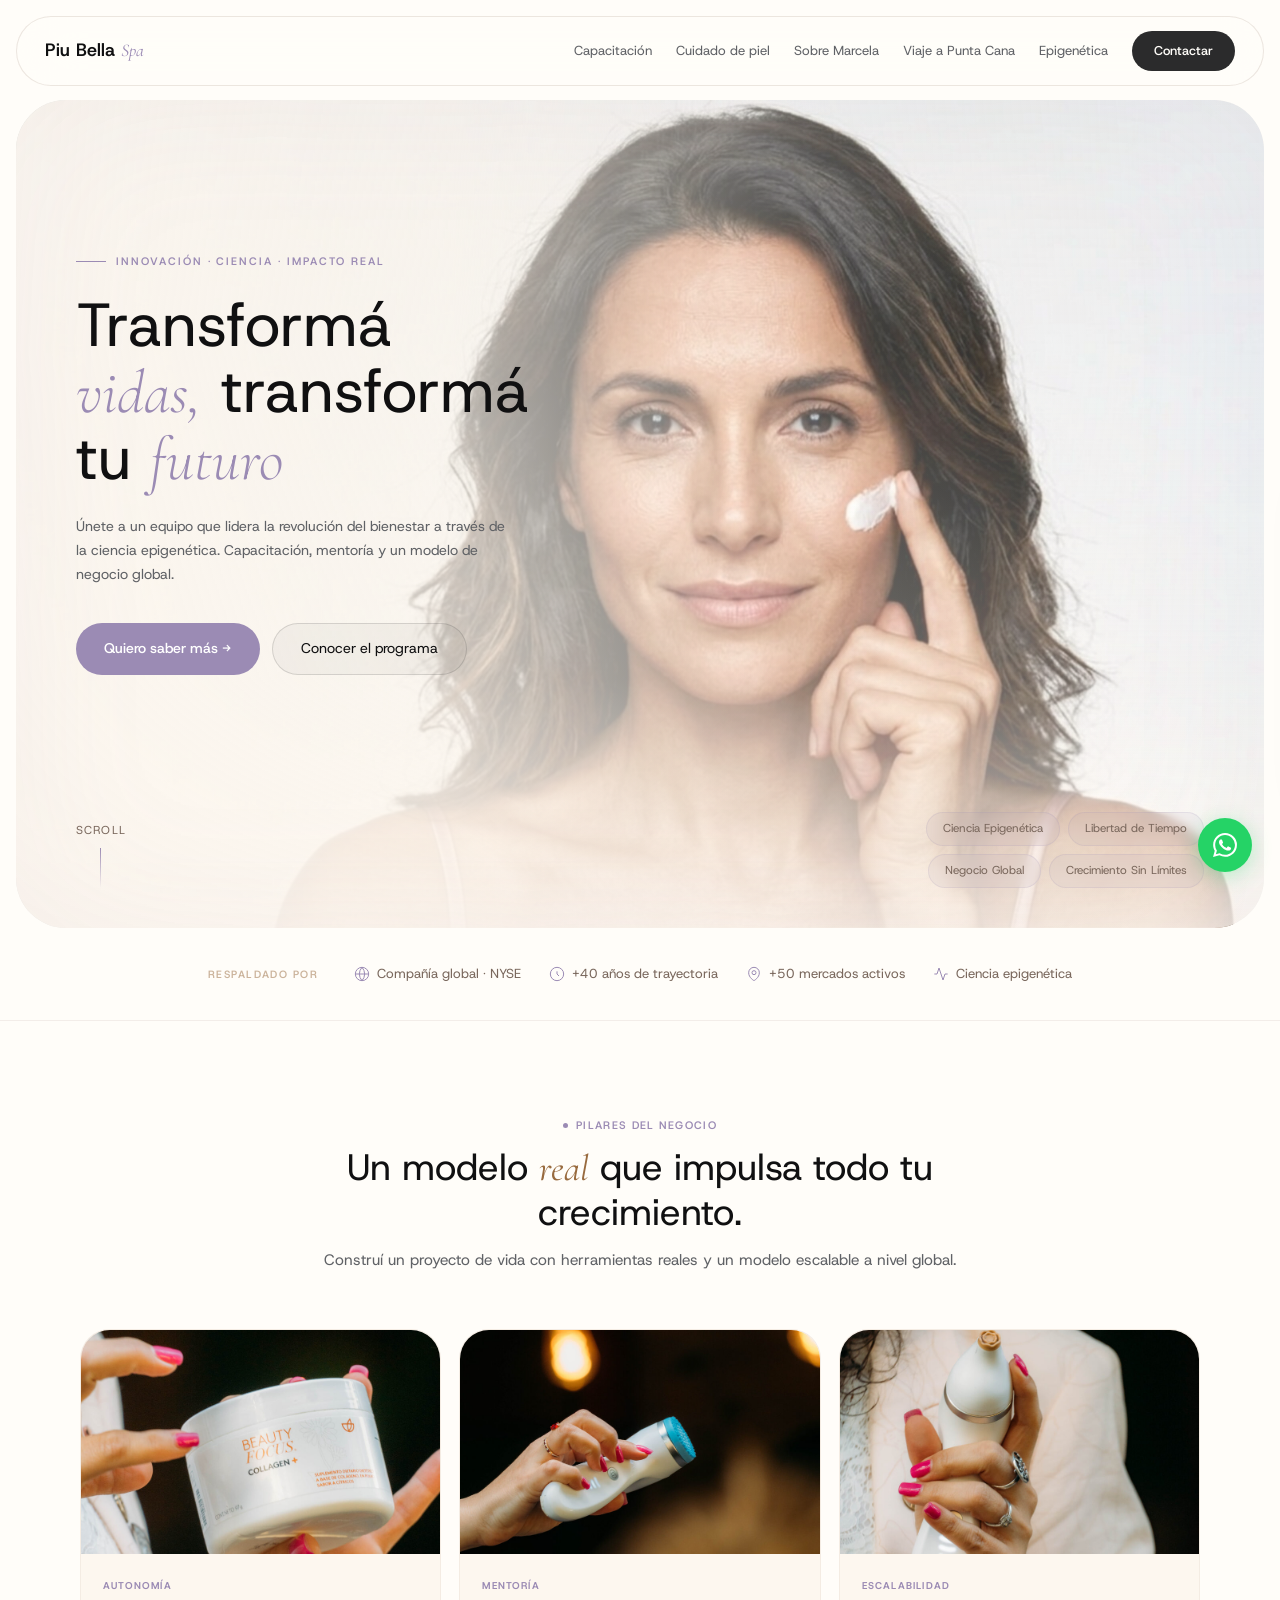
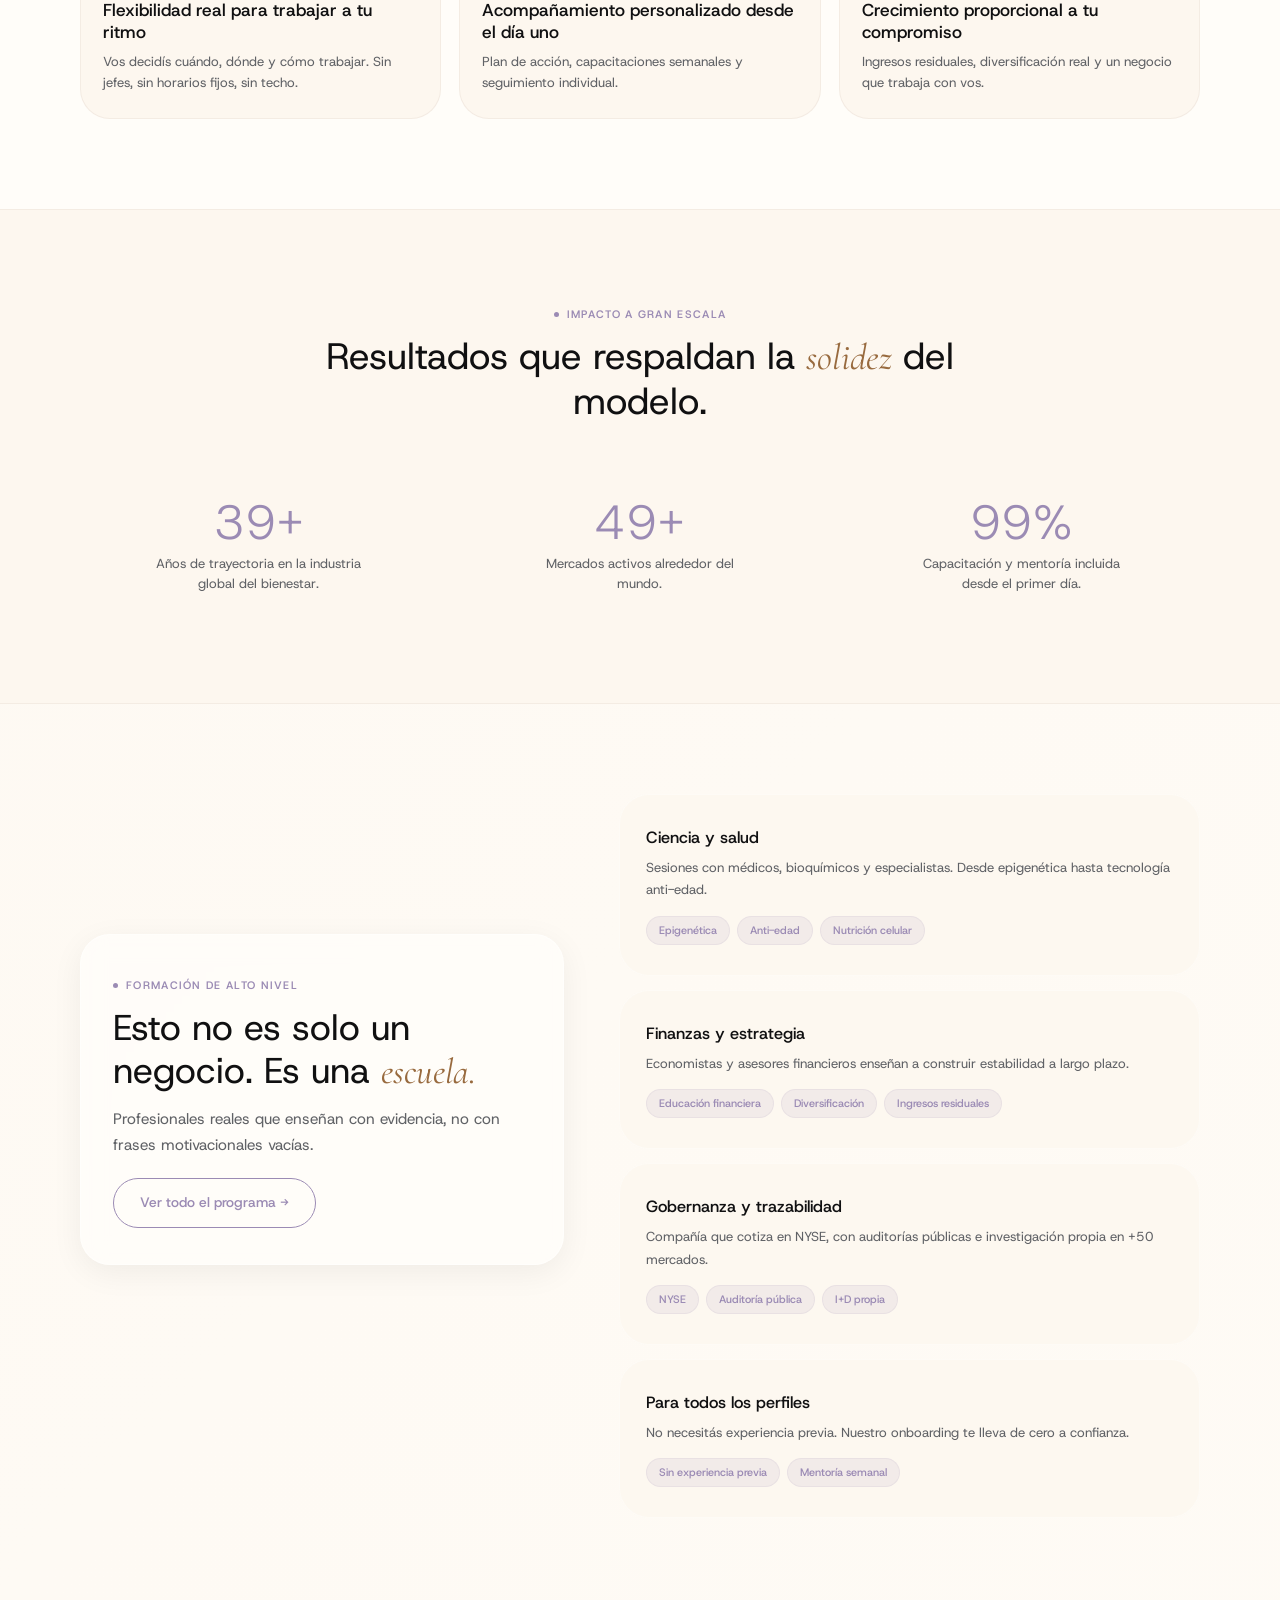
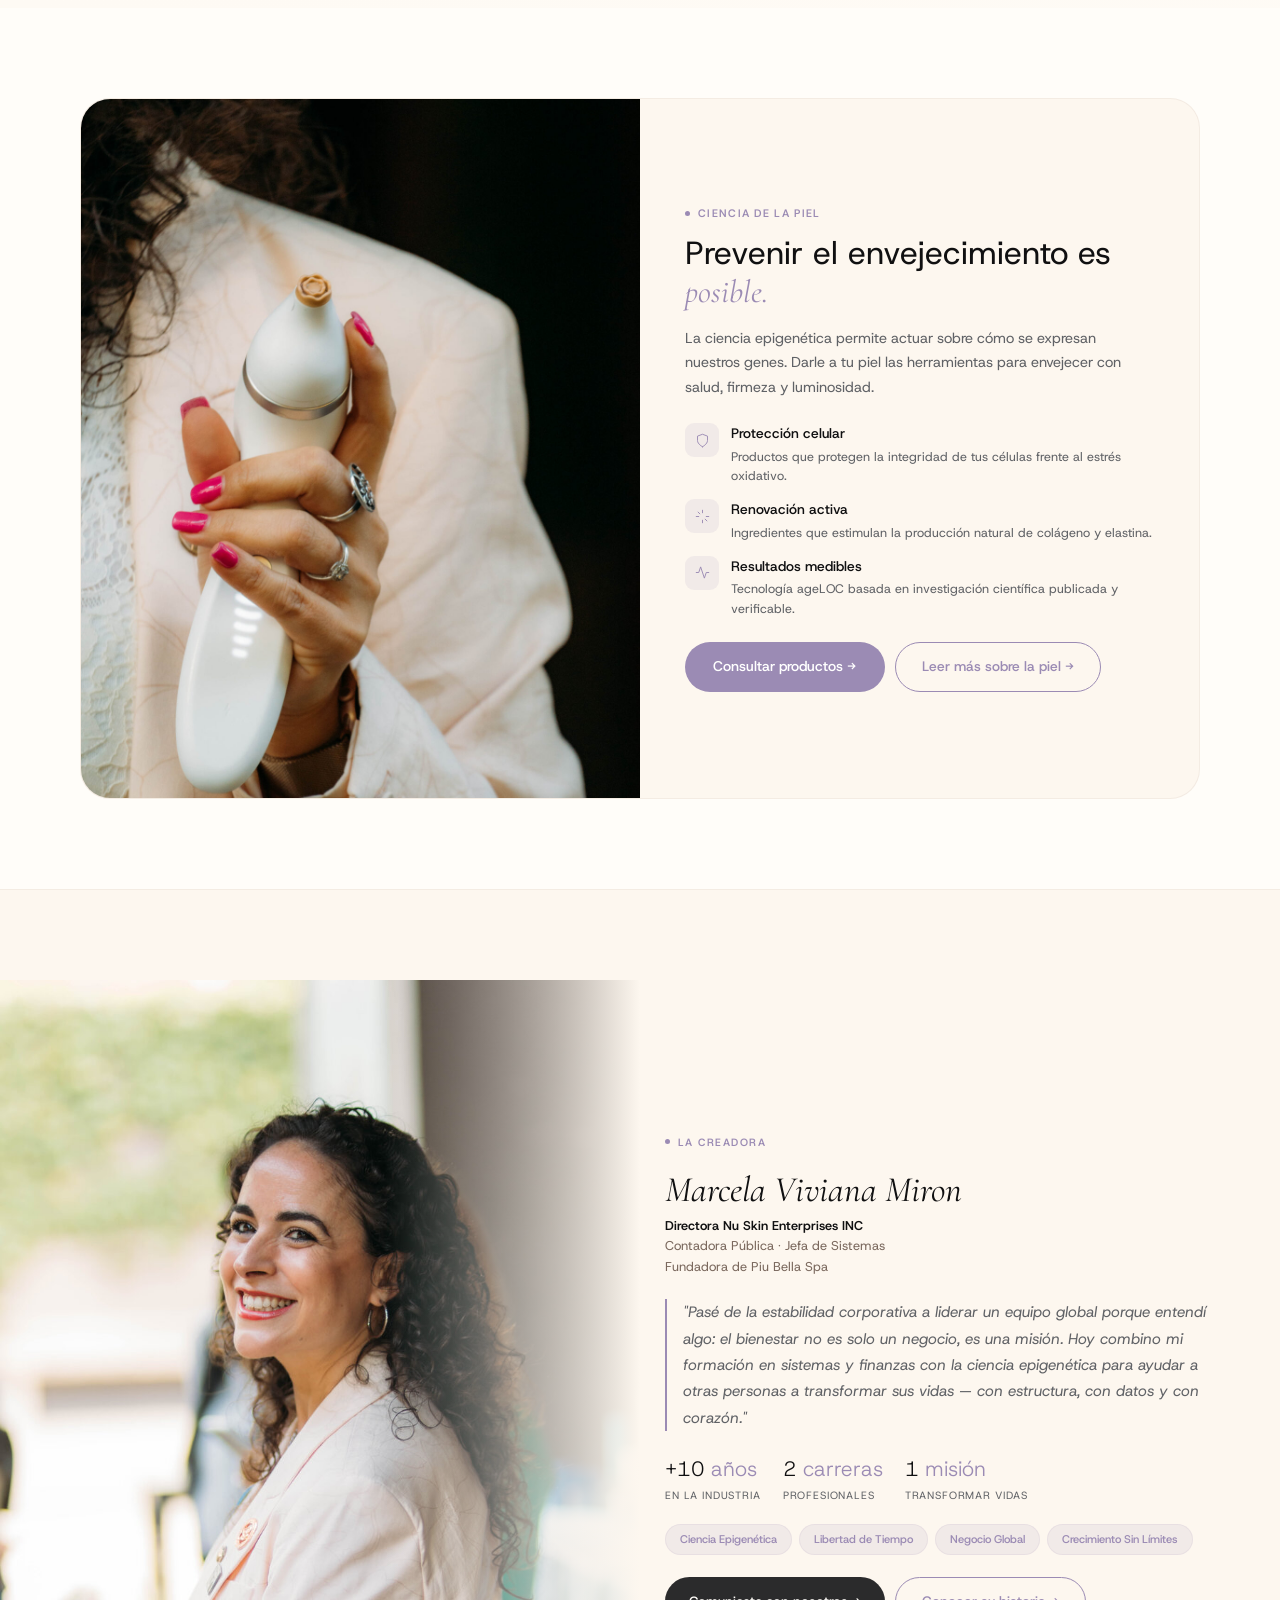
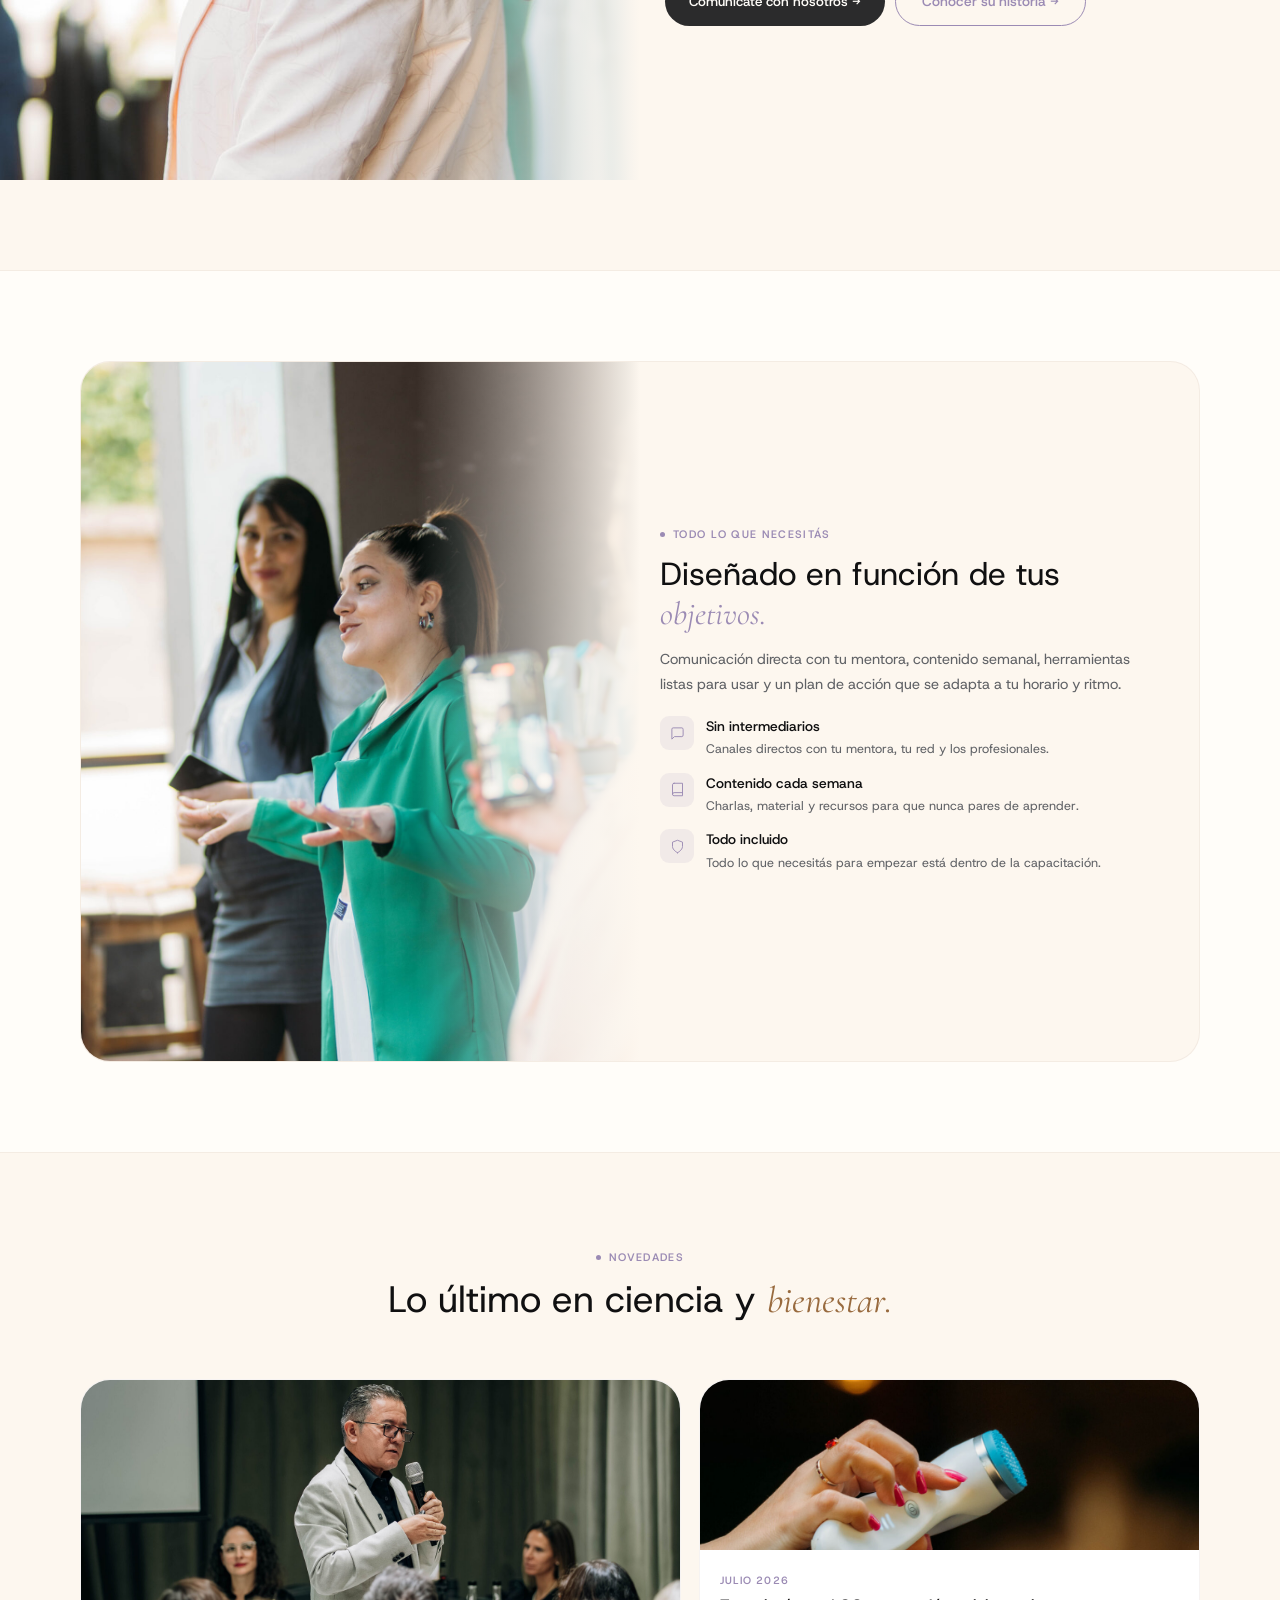
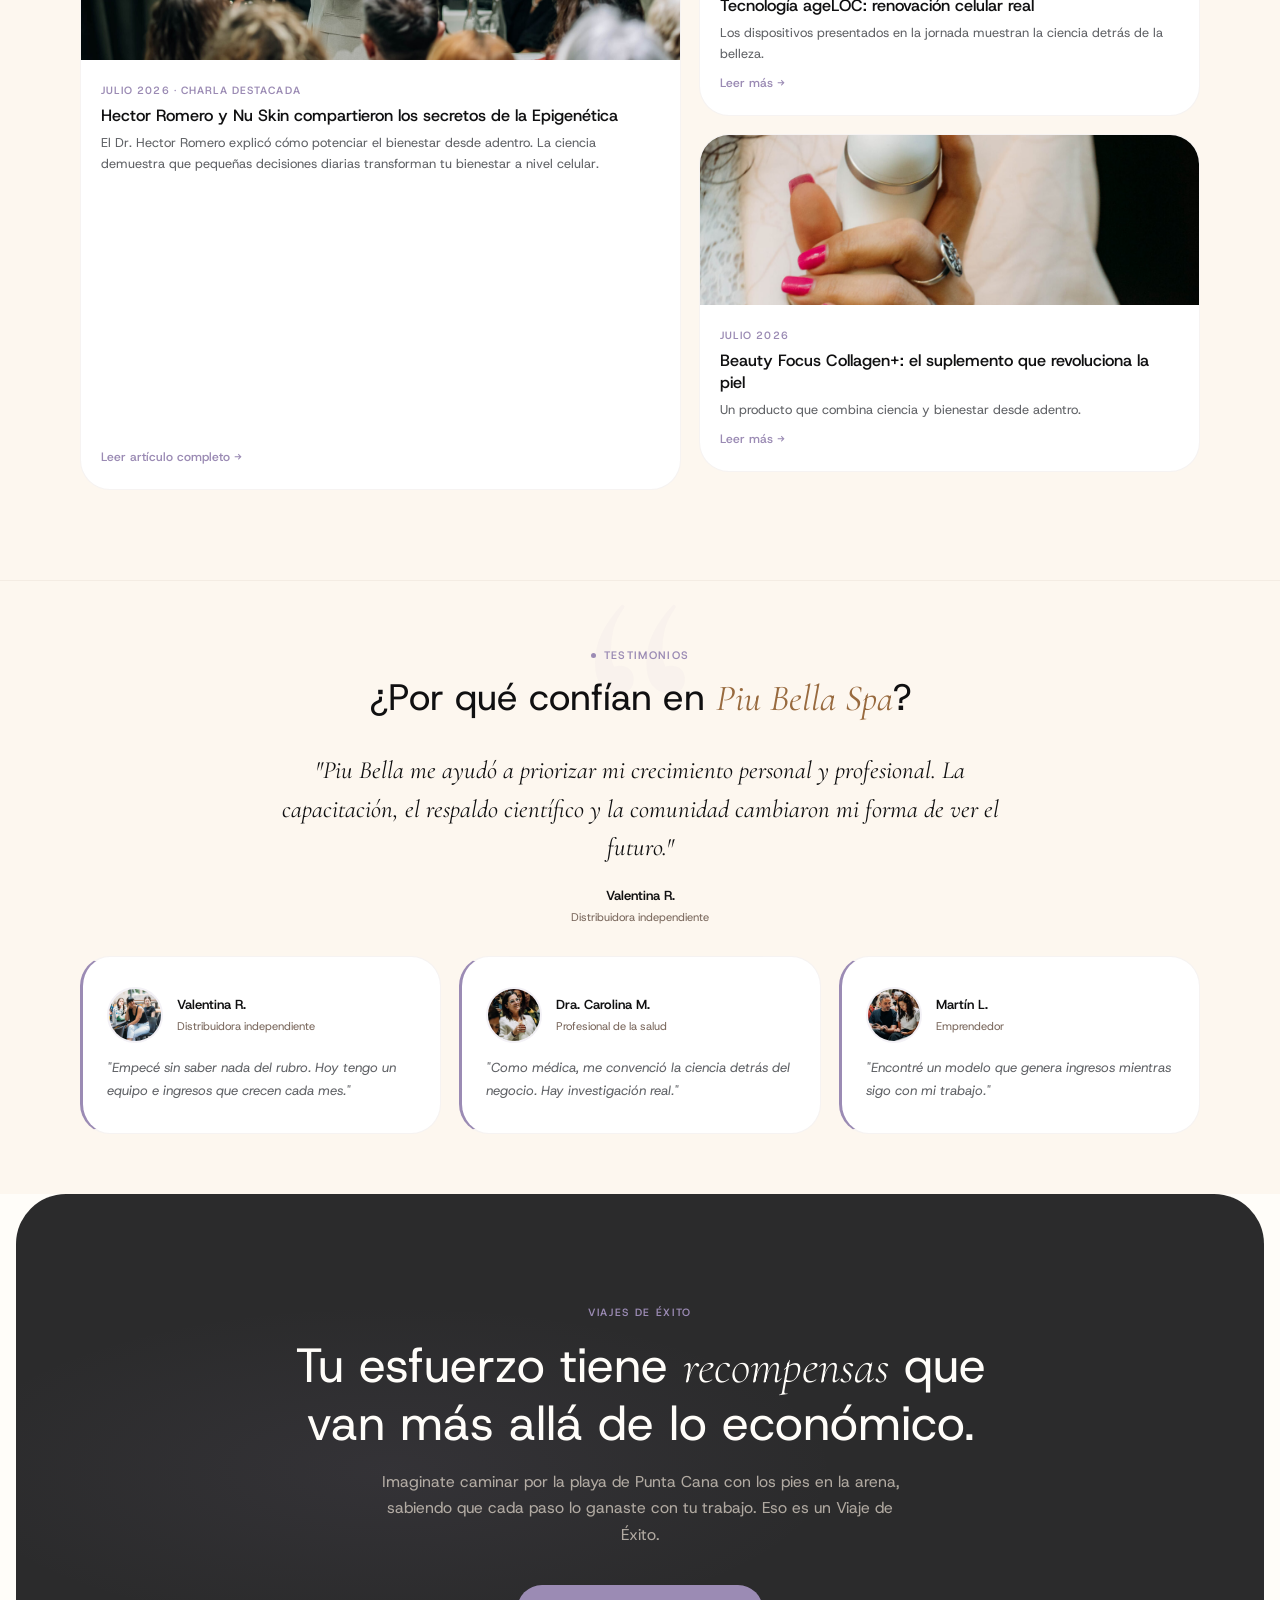
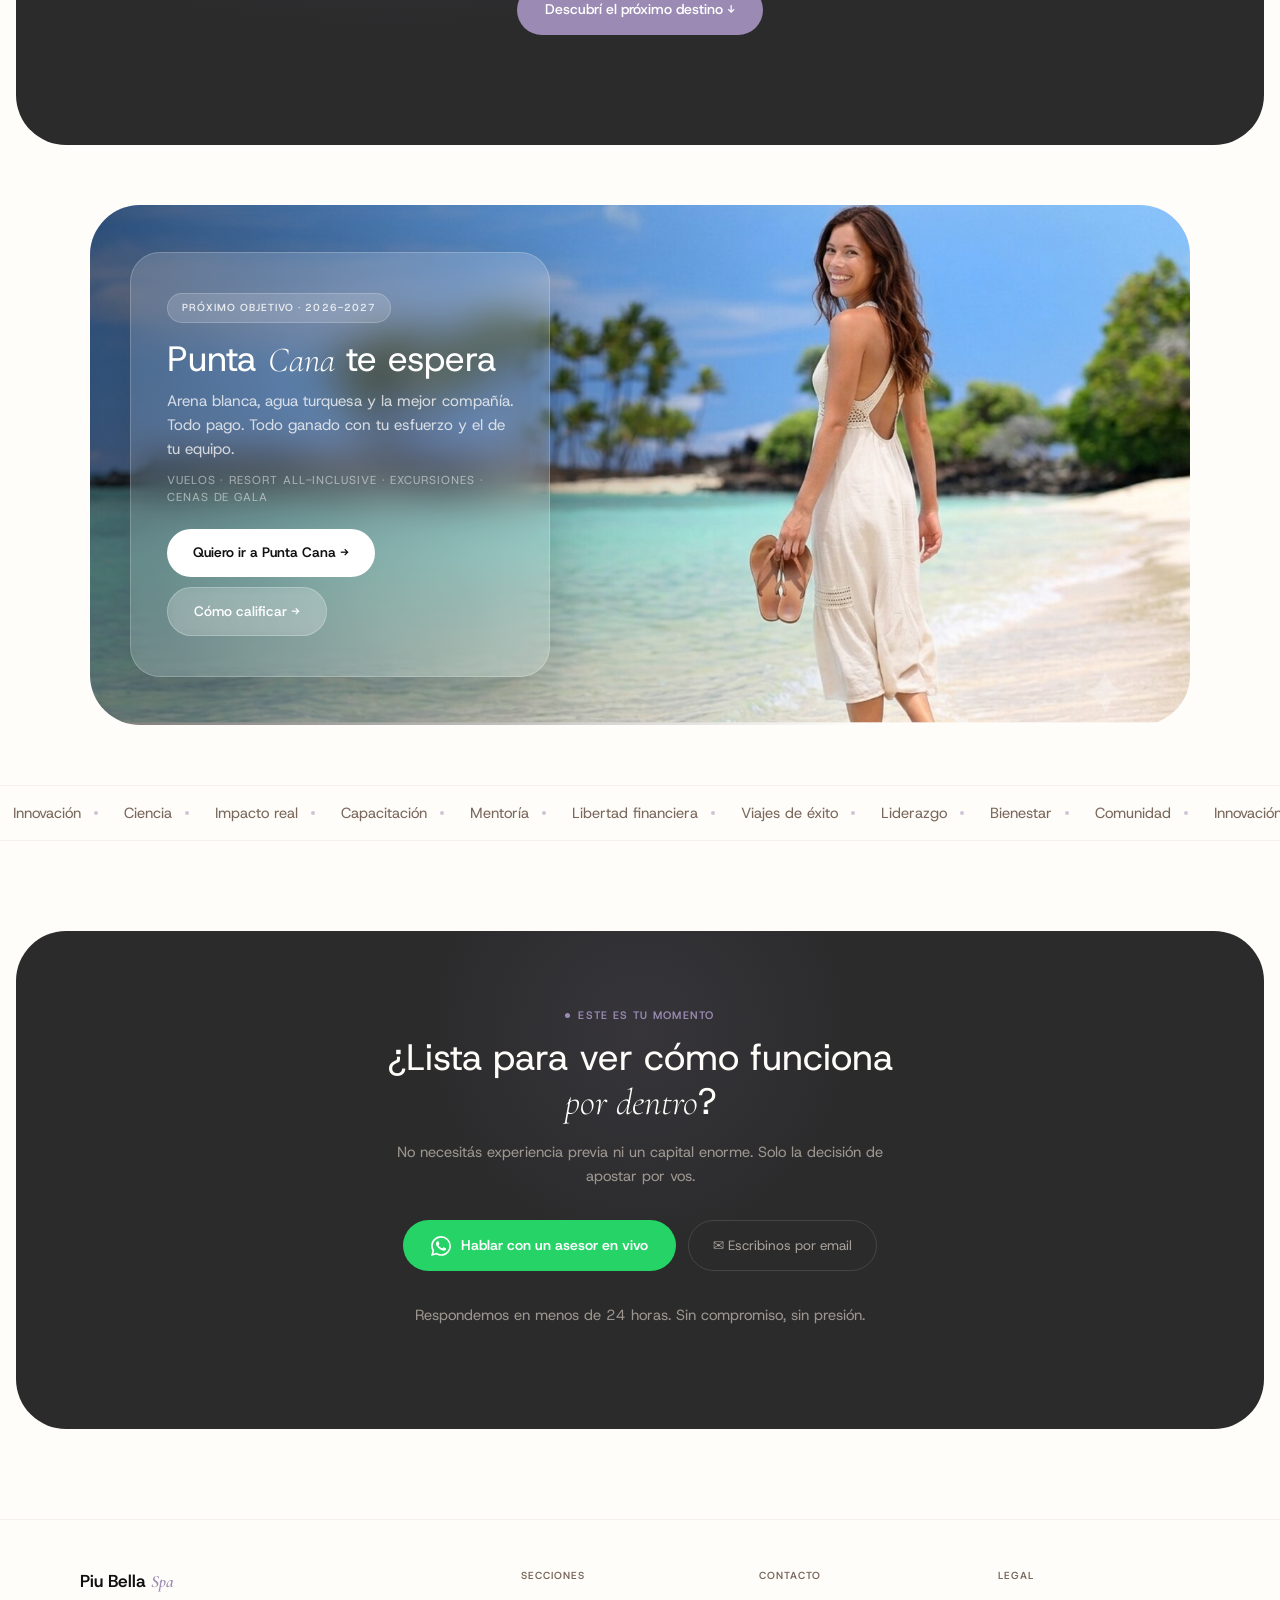
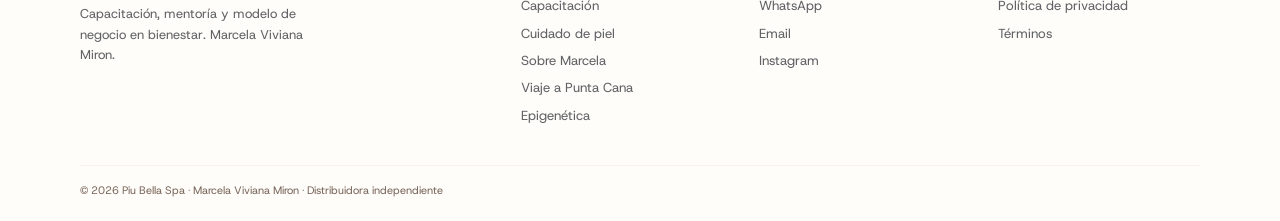
<file: index.html>
<!DOCTYPE html>
<html lang="es">
<head>
<meta charset="UTF-8">
<meta name="viewport" content="width=device-width, initial-scale=1.0">
<title>Piu Bella Spa — Capacitación, Mentoría y Negocio Global en Bienestar</title>
<meta name="description" content="Capacitación, mentoría y modelo de negocio global en la industria del bienestar. Piu Bella Spa — Marcela Viviana Miron, Directora Nu Skin.">
<link rel="preconnect" href="https://fonts.googleapis.com">
<link rel="preconnect" href="https://fonts.gstatic.com" crossorigin>
<link href="https://fonts.googleapis.com/css2?family=Host+Grotesk:ital,wght@0,300..800;1,300..800&family=Cormorant+Garamond:ital,wght@0,300;0,400;0,500;0,600;1,300;1,400&display=swap" rel="stylesheet">
<link rel="stylesheet" href="styles.css">
</head>
<body>
<div class="scroll-progress" id="sp"></div>

<a href="https://wa.me/5491162652028?text=Hola%2C%20quiero%20info%20sobre%20Piu%20Bella%20Spa" class="wa-float" target="_blank" rel="noopener" aria-label="WhatsApp">
<svg viewBox="0 0 24 24" fill="currentColor"><path d="M17.472 14.382c-.297-.149-1.758-.867-2.03-.967-.273-.099-.471-.148-.67.15-.197.297-.767.966-.94 1.164-.173.199-.347.223-.644.075-.297-.15-1.255-.463-2.39-1.475-.883-.788-1.48-1.761-1.653-2.059-.173-.297-.018-.458.13-.606.134-.133.298-.347.446-.52.149-.174.198-.298.298-.497.099-.198.05-.371-.025-.52-.075-.149-.669-1.612-.916-2.207-.242-.579-.487-.5-.669-.51-.173-.008-.371-.01-.57-.01-.198 0-.52.074-.792.372-.272.297-1.04 1.016-1.04 2.479 0 1.462 1.065 2.875 1.213 3.074.149.198 2.096 3.2 5.077 4.487.709.306 1.262.489 1.694.625.712.227 1.36.195 1.871.118.571-.085 1.758-.719 2.006-1.413.248-.694.248-1.289.173-1.413-.074-.124-.272-.198-.57-.347m-5.421 7.403h-.004a9.87 9.87 0 01-5.031-1.378l-.361-.214-3.741.982.998-3.648-.235-.374a9.86 9.86 0 01-1.51-5.26c.001-5.45 4.436-9.884 9.888-9.884 2.64 0 5.122 1.03 6.988 2.898a9.825 9.825 0 012.893 6.994c-.003 5.45-4.437 9.884-9.885 9.884m8.413-18.297A11.815 11.815 0 0012.05 0C5.495 0 .16 5.335.157 11.892c0 2.096.547 4.142 1.588 5.945L.057 24l6.305-1.654a11.882 11.882 0 005.683 1.448h.005c6.554 0 11.89-5.335 11.893-11.893a11.821 11.821 0 00-3.48-8.413z"/></svg>
</a>

<nav class="nav" id="mainNav">
<div class="nav-inner">
<a href="#hero" class="nav-logo">Piu Bella <span>Spa</span></a>
<button class="mob-tog" id="mt" aria-label="Menú"><span></span><span></span><span></span></button>
<div class="nav-links" id="nl">
<a href="paginas/capacitacion.html">Capacitación</a>
<a href="paginas/cuidado-piel.html">Cuidado de piel</a>
<a href="paginas/marcela.html">Sobre Marcela</a>
<a href="paginas/puntacana.html">Viaje a Punta Cana</a>
<a href="paginas/epigenetica.html">Epigenética</a>
<a href="#contacto" class="nav-cta">Contactar</a>
</div>
</div>
</nav>

<!-- HERO CINEMATIC -->
<section class="hero" id="hero">
<div class="hero-wrap">
<div class="hero-bg">
<img src="img/hero/hero-bg.jpg" alt="Piu Bella Spa — Bienestar y belleza">
</div>
<div class="hero-vignette"></div>
<div class="hero-content rv">
<div class="hero-eyebrow">Innovación · Ciencia · Impacto real</div>
<h1>Transformá <em>vidas,</em> transformá tu <em>futuro</em></h1>
<p class="hero-sub">Únete a un equipo que lidera la revolución del bienestar a través de la ciencia epigenética. Capacitación, mentoría y un modelo de negocio global.</p>
<div class="hero-btns">
<a href="https://wa.me/5491162652028?text=Hola%2C%20quiero%20info%20sobre%20Piu%20Bella%20Spa" class="btn-dark" target="_blank" rel="noopener">Quiero saber más →</a>
<a href="paginas/capacitacion.html" class="btn-light">Conocer el programa</a>
</div>
</div>
<div class="hero-bottom">
<div class="hero-scroll"><span>Scroll</span><div class="hero-scroll-line"></div></div>
<div class="hero-pills">
<span class="hero-pill">Ciencia Epigenética</span>
<span class="hero-pill">Libertad de Tiempo</span>
<span class="hero-pill">Negocio Global</span>
<span class="hero-pill">Crecimiento Sin Límites</span>
</div>
</div>
</div>
</section>

<!-- TRUST -->
<section class="trust rv">
<div class="container">
<div class="trust-inner">
<span class="trust-label">Respaldado por</span>
<div class="trust-items">
<span class="trust-i"><svg viewBox="0 0 24 24" fill="none" stroke="currentColor" stroke-width="1.5"><circle cx="12" cy="12" r="10"/><path d="M2 12h20M12 2a15.3 15.3 0 014 10 15.3 15.3 0 01-4 10 15.3 15.3 0 01-4-10A15.3 15.3 0 0112 2z"/></svg>Compañía global · NYSE</span>
<span class="trust-i"><svg viewBox="0 0 24 24" fill="none" stroke="currentColor" stroke-width="1.5"><path d="M12 8v4l3 3"/><circle cx="12" cy="12" r="10"/></svg>+40 años de trayectoria</span>
<span class="trust-i"><svg viewBox="0 0 24 24" fill="none" stroke="currentColor" stroke-width="1.5"><circle cx="12" cy="10" r="3"/><path d="M12 22s-8-4.5-8-11.8A8 8 0 0112 2a8 8 0 018 8.2c0 7.3-8 11.8-8 11.8z"/></svg>+50 mercados activos</span>
<span class="trust-i"><svg viewBox="0 0 24 24" fill="none" stroke="currentColor" stroke-width="1.5"><path d="M22 12h-4l-3 9L9 3l-3 9H2"/></svg>Ciencia epigenética</span>
</div>
</div>
</div>
</section>

<!-- PRODUCTS -->
<section class="sec" id="propuesta">
<div class="container">
<div class="sec-header rv">
<span class="sec-eyebrow"><span class="dot"></span> Pilares del negocio</span>
<h2>Un modelo <em>real</em> que impulsa todo tu crecimiento.</h2>
<p>Construí un proyecto de vida con herramientas reales y un modelo escalable a nivel global.</p>
</div>
<div class="prod-grid">
<div class="prod-card rv d1">
<div class="prod-img"><img src="img/productos/collagen-plus.jpg" alt="Ciencia Epigenética" loading="lazy"></div>
<div class="prod-body"><div class="prod-label">Autonomía</div><h3>Flexibilidad real para trabajar a tu ritmo</h3><p>Vos decidís cuándo, dónde y cómo trabajar. Sin jefes, sin horarios fijos, sin techo.</p></div>
</div>
<div class="prod-card rv d2">
<div class="prod-img"><img src="img/productos/lumispa.jpg" alt="Mentoría" loading="lazy"></div>
<div class="prod-body"><div class="prod-label">Mentoría</div><h3>Acompañamiento personalizado desde el día uno</h3><p>Plan de acción, capacitaciones semanales y seguimiento individual.</p></div>
</div>
<div class="prod-card rv d3">
<div class="prod-img"><img src="img/productos/ageloc.jpg" alt="Escalabilidad" loading="lazy"></div>
<div class="prod-body"><div class="prod-label">Escalabilidad</div><h3>Crecimiento proporcional a tu compromiso</h3><p>Ingresos residuales, diversificación real y un negocio que trabaja con vos.</p></div>
</div>
</div>
</div>
</section>

<!-- STATS -->
<section class="sec stats-sec">
<div class="container">
<div class="sec-header rv">
<span class="sec-eyebrow"><span class="dot"></span> Impacto a gran escala</span>
<h2>Resultados que respaldan la <em>solidez</em> del modelo.</h2>
</div>
<div class="stats-grid rv">
<div class="stat-item"><div class="stat-num"><span class="counter" data-target="40">0</span><span>+</span></div><div class="stat-text">Años de trayectoria en la industria global del bienestar.</div></div>
<div class="stat-item"><div class="stat-num"><span class="counter" data-target="50">0</span><span>+</span></div><div class="stat-text">Mercados activos alrededor del mundo.</div></div>
<div class="stat-item"><div class="stat-num"><span class="counter" data-target="100">0</span><span>%</span></div><div class="stat-text">Capacitación y mentoría incluida desde el primer día.</div></div>
</div>
</div>
</section>

<!-- FEATURES -->
<section class="sec feat-sec-bg" id="capacitacion">
<div class="container">
<div class="feat-layout">
<div class="feat-sticky rv-left">
<span class="sec-eyebrow"><span class="dot"></span> Formación de alto nivel</span>
<h2>Esto no es solo un negocio. Es una <em>escuela.</em></h2>
<p>Profesionales reales que enseñan con evidencia, no con frases motivacionales vacías.</p>
<a href="paginas/capacitacion.html" class="btn-outline">Ver todo el programa →</a>
</div>
<div class="feat-cards">
<div class="feat-card rv d1"><h3>Ciencia y salud</h3><p>Sesiones con médicos, bioquímicos y especialistas. Desde epigenética hasta tecnología anti-edad.</p><div class="feat-tags"><span class="feat-tag">Epigenética</span><span class="feat-tag">Anti-edad</span><span class="feat-tag">Nutrición celular</span></div></div>
<div class="feat-card rv d2"><h3>Finanzas y estrategia</h3><p>Economistas y asesores financieros enseñan a construir estabilidad a largo plazo.</p><div class="feat-tags"><span class="feat-tag">Educación financiera</span><span class="feat-tag">Diversificación</span><span class="feat-tag">Ingresos residuales</span></div></div>
<div class="feat-card rv d3"><h3>Gobernanza y trazabilidad</h3><p>Compañía que cotiza en NYSE, con auditorías públicas e investigación propia en +50 mercados.</p><div class="feat-tags"><span class="feat-tag">NYSE</span><span class="feat-tag">Auditoría pública</span><span class="feat-tag">I+D propia</span></div></div>
<div class="feat-card rv d4"><h3>Para todos los perfiles</h3><p>No necesitás experiencia previa. Nuestro onboarding te lleva de cero a confianza.</p><div class="feat-tags"><span class="feat-tag">Sin experiencia previa</span><span class="feat-tag">Mentoría semanal</span></div></div>
</div>
</div>
</div>
</section>

<!-- SKIN -->
<section class="sec" id="piel">
<div class="container">
<div class="skin-layout rv">
<div class="skin-img"><img src="img/piel/dispositivo-ageloc.jpg" alt="Tecnología ageLOC para la piel" loading="lazy"></div>
<div class="skin-content">
<span class="sec-eyebrow"><span class="dot"></span> Ciencia de la piel</span>
<h2>Prevenir el envejecimiento es <em>posible.</em></h2>
<p>La ciencia epigenética permite actuar sobre cómo se expresan nuestros genes. Darle a tu piel las herramientas para envejecer con salud, firmeza y luminosidad.</p>
<div class="skin-points">
<div class="skin-point rv d1"><div class="skin-point-icon"><svg viewBox="0 0 24 24" fill="none" stroke="currentColor" stroke-width="1.5" stroke-linecap="round"><path d="M12 22s8-4 8-10V5l-8-3-8 3v7c0 6 8 10 8 10z"/></svg></div><div><h4>Protección celular</h4><p>Productos que protegen la integridad de tus células frente al estrés oxidativo.</p></div></div>
<div class="skin-point rv d2"><div class="skin-point-icon"><svg viewBox="0 0 24 24" fill="none" stroke="currentColor" stroke-width="1.5" stroke-linecap="round"><path d="M12 2v4M12 18v4M4.93 4.93l2.83 2.83M16.24 16.24l2.83 2.83M2 12h4M18 12h4"/></svg></div><div><h4>Renovación activa</h4><p>Ingredientes que estimulan la producción natural de colágeno y elastina.</p></div></div>
<div class="skin-point rv d3"><div class="skin-point-icon"><svg viewBox="0 0 24 24" fill="none" stroke="currentColor" stroke-width="1.5" stroke-linecap="round"><path d="M22 12h-4l-3 9L9 3l-3 9H2"/></svg></div><div><h4>Resultados medibles</h4><p>Tecnología ageLOC basada en investigación científica publicada y verificable.</p></div></div>
</div>
<div class="skin-ctas">
<a href="https://wa.me/5491162652028?text=Quiero%20saber%20sobre%20los%20productos%20para%20la%20piel" class="btn-accent" target="_blank" rel="noopener">Consultar productos →</a>
<a href="paginas/cuidado-piel.html" class="btn-outline">Leer más sobre la piel →</a>
</div>
</div>
</div>
</div>
</section>

<!-- MARCELA -->
<section class="sec founder-sec" id="marcela">
<div class="founder-layout">
<div class="founder-img rv-left"><img src="img/marcela/marcela-portrait.jpg" alt="Marcela Viviana Miron"></div>
<div class="founder-content rv-right">
<span class="founder-eyebrow"><span class="dot"></span> La creadora</span>
<h2 class="founder-name">Marcela Viviana Miron</h2>
<p class="founder-title"><strong>Directora Nu Skin Enterprises INC</strong><br>Contadora Pública · Jefa de Sistemas<br>Fundadora de Piu Bella Spa</p>
<p class="founder-quote">"Pasé de la estabilidad corporativa a liderar un equipo global porque entendí algo: el bienestar no es solo un negocio, es una misión. Hoy combino mi formación en sistemas y finanzas con la ciencia epigenética para ayudar a otras personas a transformar sus vidas — con estructura, con datos y con corazón."</p>
<div class="founder-stats">
<div class="founder-stat"><div class="fs-num">+10<span> años</span></div><div class="fs-label">En la industria</div></div>
<div class="founder-stat"><div class="fs-num">2<span> carreras</span></div><div class="fs-label">Profesionales</div></div>
<div class="founder-stat"><div class="fs-num">1<span> misión</span></div><div class="fs-label">Transformar vidas</div></div>
</div>
<div class="founder-pills">
<span class="founder-pill">Ciencia Epigenética</span><span class="founder-pill">Libertad de Tiempo</span><span class="founder-pill">Negocio Global</span><span class="founder-pill">Crecimiento Sin Límites</span>
</div>
<div class="founder-ctas">
<a href="https://wa.me/5491162652028?text=Hola%2C%20quiero%20info%20sobre%20el%20equipo" class="founder-cta" target="_blank" rel="noopener">Comunicate con nosotros →</a>
<a href="paginas/marcela.html" class="btn-outline">Conocer su historia →</a>
</div>
</div>
</div>
</section>

<!-- EQUIPO EN ACCIÓN -->
<section class="sec bento-photo-sec">
<div class="container">
<div class="bento-photo-layout rv">
<div class="bento-photo-img"><img src="img/capacitacion/charla-presentacion.jpg" alt="Charla de negocios Piu Bella Spa" loading="lazy"></div>
<div class="bento-photo-content">
<span class="sec-eyebrow"><span class="dot"></span> Todo lo que necesitás</span>
<h2>Diseñado en función de tus <em>objetivos.</em></h2>
<p>Comunicación directa con tu mentora, contenido semanal, herramientas listas para usar y un plan de acción que se adapta a tu horario y ritmo.</p>
<div class="skin-points">
<div class="skin-point rv d1"><div class="skin-point-icon"><svg viewBox="0 0 24 24" fill="none" stroke="currentColor" stroke-width="1.5" stroke-linecap="round"><path d="M21 15a2 2 0 01-2 2H7l-4 4V5a2 2 0 012-2h14a2 2 0 012 2z"/></svg></div><div><h4>Sin intermediarios</h4><p>Canales directos con tu mentora, tu red y los profesionales.</p></div></div>
<div class="skin-point rv d2"><div class="skin-point-icon"><svg viewBox="0 0 24 24" fill="none" stroke="currentColor" stroke-width="1.5" stroke-linecap="round"><path d="M4 19.5A2.5 2.5 0 016.5 17H20"/><path d="M6.5 2H20v20H6.5A2.5 2.5 0 014 19.5v-15A2.5 2.5 0 016.5 2z"/></svg></div><div><h4>Contenido cada semana</h4><p>Charlas, material y recursos para que nunca pares de aprender.</p></div></div>
<div class="skin-point rv d3"><div class="skin-point-icon"><svg viewBox="0 0 24 24" fill="none" stroke="currentColor" stroke-width="1.5" stroke-linecap="round"><path d="M12 22s8-4 8-10V5l-8-3-8 3v7c0 6 8 10 8 10z"/></svg></div><div><h4>Todo incluido</h4><p>Todo lo que necesitás para empezar está dentro de la capacitación.</p></div></div>
</div>
</div>
</div>
</div>
</section>

<!-- NEWS (novedades sin página propia) -->
<section class="sec news-sec" id="noticias">
<div class="container">
<div class="sec-header rv">
<span class="sec-eyebrow"><span class="dot"></span> Novedades</span>
<h2>Lo último en ciencia y <em>bienestar.</em></h2>
</div>
<div class="news-grid">
<div class="news-card featured rv d1">
<div class="news-img"><img src="img/noticias/dr-hector-romero.jpg" alt="Dr. Hector Romero en charla de Epigenética" loading="lazy"></div>
<div class="news-body">
<div class="news-date">Julio 2026 · Charla destacada</div>
<h3>Hector Romero y Nu Skin compartieron los secretos de la Epigenética</h3>
<p>El Dr. Hector Romero explicó cómo potenciar el bienestar desde adentro. La ciencia demuestra que pequeñas decisiones diarias transforman tu bienestar a nivel celular.</p>
<a href="paginas/epigenetica.html" class="news-link">Leer artículo completo →</a>
</div>
</div>
<div class="news-sidebar">
<div class="news-card rv d2">
<div class="news-img"><img src="img/noticias/charla-epigenetica-2.jpg" alt="Jornada epigenética" loading="lazy"></div>
<div class="news-body">
<div class="news-date">Julio 2026</div>
<h3>Tecnología ageLOC: renovación celular real</h3>
<p>Los dispositivos presentados en la jornada muestran la ciencia detrás de la belleza.</p>
<a href="paginas/cuidado-piel.html" class="news-link">Leer más →</a>
</div>
</div>
<div class="news-card rv d3">
<div class="news-img"><img src="img/noticias/charla-epigenetica-3.jpg" alt="Beauty Focus Collagen+" loading="lazy"></div>
<div class="news-body">
<div class="news-date">Julio 2026</div>
<h3>Beauty Focus Collagen+: el suplemento que revoluciona la piel</h3>
<p>Un producto que combina ciencia y bienestar desde adentro.</p>
<a href="paginas/cuidado-piel.html" class="news-link">Leer más →</a>
</div>
</div>
</div>
</div>
</div>
</section>

<!-- TESTIMONIALS (sin página propia) -->
<section class="sec test-sec">
<div class="container">
<div class="sec-header rv">
<span class="sec-eyebrow"><span class="dot"></span> Testimonios</span>
<h2>¿Por qué confían en <em>Piu Bella Spa</em>?</h2>
</div>
<div class="test-big rv">
<p class="test-q">"Piu Bella me ayudó a priorizar mi crecimiento personal y profesional. La capacitación, el respaldo científico y la comunidad cambiaron mi forma de ver el futuro."</p>
<div class="test-name">Valentina R.</div><div class="test-role">Distribuidora independiente</div>
</div>
<div class="test-grid">
<div class="test-card rv d1">
<div class="test-card-top"><img src="img/testimonios/valentina.jpg" alt="Valentina R." class="test-avatar"><div><div class="test-name">Valentina R.</div><div class="test-role">Distribuidora independiente</div></div></div>
<p class="test-q">"Empecé sin saber nada del rubro. Hoy tengo un equipo e ingresos que crecen cada mes."</p>
</div>
<div class="test-card rv d2">
<div class="test-card-top"><img src="img/testimonios/carolina.jpg" alt="Dra. Carolina M." class="test-avatar"><div><div class="test-name">Dra. Carolina M.</div><div class="test-role">Profesional de la salud</div></div></div>
<p class="test-q">"Como médica, me convenció la ciencia detrás del negocio. Hay investigación real."</p>
</div>
<div class="test-card rv d3">
<div class="test-card-top"><img src="img/testimonios/martin.jpg" alt="Martín L." class="test-avatar"><div><div class="test-name">Martín L.</div><div class="test-role">Emprendedor</div></div></div>
<p class="test-q">"Encontré un modelo que genera ingresos mientras sigo con mi trabajo."</p>
</div>
</div>
</div>
</section>

<!-- BIG TEXT / VIAJES -->
<section class="bigtext-sec" id="viajes">
<div class="container">
<div class="bigtext-content rv">
<span class="bigtext-eyebrow">Viajes de éxito</span>
<h2>Tu esfuerzo tiene <em>recompensas</em> que van más allá de lo económico.</h2>
<p>Imaginate caminar por la playa de Punta Cana con los pies en la arena, sabiendo que cada paso lo ganaste con tu trabajo. Eso es un Viaje de Éxito.</p>
<a href="#viaje-card" class="btn-accent" style="animation:promoFloat 3s ease-in-out infinite alternate">Descubrí el próximo destino ↓</a>
</div>
</div>
</section>

<!-- TRIP — PUNTA CANA PROMO -->
<section class="sec" id="viaje-card" style="padding:60px 16px">
<div class="trip-full rv">
<div class="trip-full-bg">
<img src="img/viajes/puntacana-hero.jpg" alt="Playa de Punta Cana" loading="lazy">
</div>
<div class="trip-promo">
<span class="trip-promo-badge">Próximo objetivo · 2026-2027</span>
<h3>Punta <em>Cana</em> te espera</h3>
<p class="trip-tagline">Arena blanca, agua turquesa y la mejor compañía. Todo pago. Todo ganado con tu esfuerzo y el de tu equipo.</p>
<p class="trip-period">Vuelos · Resort All-Inclusive · Excursiones · Cenas de Gala</p>
<div class="trip-promo-ctas">
<a href="https://wa.me/5491162652028?text=Quiero%20saber%20c%C3%B3mo%20calificar%20al%20viaje%20a%20Punta%20Cana" class="btn-white" target="_blank" rel="noopener">Quiero ir a Punta Cana →</a>
<a href="paginas/puntacana.html" class="btn-glass">Cómo calificar →</a>
</div>
</div>
</div>
</section>

<!-- MARQUEE -->
<section class="marq">
<div class="marq-track">
<span class="marq-i">Innovación</span><span class="marq-i">Ciencia</span><span class="marq-i">Impacto real</span><span class="marq-i">Capacitación</span><span class="marq-i">Mentoría</span><span class="marq-i">Libertad financiera</span><span class="marq-i">Viajes de éxito</span><span class="marq-i">Liderazgo</span><span class="marq-i">Bienestar</span><span class="marq-i">Comunidad</span>
<span class="marq-i">Innovación</span><span class="marq-i">Ciencia</span><span class="marq-i">Impacto real</span><span class="marq-i">Capacitación</span><span class="marq-i">Mentoría</span><span class="marq-i">Libertad financiera</span><span class="marq-i">Viajes de éxito</span><span class="marq-i">Liderazgo</span><span class="marq-i">Bienestar</span><span class="marq-i">Comunidad</span>
</div>
</section>

<!-- CTA -->
<section class="cta-sec" id="contacto">
<div class="cta-wrap">
<div class="cta-c rv">
<span class="sec-eyebrow" style="color:var(--lavender)"><span class="dot" style="background:var(--lavender)"></span> Este es tu momento</span>
<h2>¿Lista para ver cómo funciona <em>por dentro</em>?</h2>
<p>No necesitás experiencia previa ni un capital enorme. Solo la decisión de apostar por vos.</p>
<div class="cta-btns">
<a href="https://wa.me/5491162652028?text=Hola%2C%20quiero%20unirme%20al%20equipo" class="btn-wa" target="_blank" rel="noopener">
<svg viewBox="0 0 24 24" fill="currentColor"><path d="M17.472 14.382c-.297-.149-1.758-.867-2.03-.967-.273-.099-.471-.148-.67.15-.197.297-.767.966-.94 1.164-.173.199-.347.223-.644.075-.297-.15-1.255-.463-2.39-1.475-.883-.788-1.48-1.761-1.653-2.059-.173-.297-.018-.458.13-.606.134-.133.298-.347.446-.52.149-.174.198-.298.298-.497.099-.198.05-.371-.025-.52-.075-.149-.669-1.612-.916-2.207-.242-.579-.487-.5-.669-.51-.173-.008-.371-.01-.57-.01-.198 0-.52.074-.792.372-.272.297-1.04 1.016-1.04 2.479 0 1.462 1.065 2.875 1.213 3.074.149.198 2.096 3.2 5.077 4.487.709.306 1.262.489 1.694.625.712.227 1.36.195 1.871.118.571-.085 1.758-.719 2.006-1.413.248-.694.248-1.289.173-1.413-.074-.124-.272-.198-.57-.347m-5.421 7.403h-.004a9.87 9.87 0 01-5.031-1.378l-.361-.214-3.741.982.998-3.648-.235-.374a9.86 9.86 0 01-1.51-5.26c.001-5.45 4.436-9.884 9.888-9.884 2.64 0 5.122 1.03 6.988 2.898a9.825 9.825 0 012.893 6.994c-.003 5.45-4.437 9.884-9.885 9.884m8.413-18.297A11.815 11.815 0 0012.05 0C5.495 0 .16 5.335.157 11.892c0 2.096.547 4.142 1.588 5.945L.057 24l6.305-1.654a11.882 11.882 0 005.683 1.448h.005c6.554 0 11.89-5.335 11.893-11.893a11.821 11.821 0 00-3.48-8.413z"/></svg>
Hablar con un asesor en vivo</a>
<a href="mailto:contacto@piubellaspa.com" class="btn-mail-d">✉ Escribinos por email</a>
</div>
<p class="cta-note">Respondemos en menos de 24 horas. Sin compromiso, sin presión.</p>
</div>
</div>
</section>

<!-- FOOTER -->
<footer class="footer">
<div class="container">
<div class="foot-grid">
<div><div class="foot-brand">Piu Bella <span>Spa</span></div><p class="foot-tag">Capacitación, mentoría y modelo de negocio en bienestar. Marcela Viviana Miron.</p></div>
<div class="foot-col"><div class="foot-col-t">Secciones</div><a href="paginas/capacitacion.html">Capacitación</a><a href="paginas/cuidado-piel.html">Cuidado de piel</a><a href="paginas/marcela.html">Sobre Marcela</a><a href="paginas/puntacana.html">Viaje a Punta Cana</a><a href="paginas/epigenetica.html">Epigenética</a></div>
<div class="foot-col"><div class="foot-col-t">Contacto</div><a href="https://wa.me/5491162652028" target="_blank" rel="noopener">WhatsApp</a><a href="mailto:contacto@piubellaspa.com">Email</a><a href="https://instagram.com/piubellaspa" target="_blank" rel="noopener">Instagram</a></div>
<div class="foot-col"><div class="foot-col-t">Legal</div><a href="#">Política de privacidad</a><a href="#">Términos</a></div>
</div>
<div class="foot-bot"><span class="foot-copy">© 2026 Piu Bella Spa · Marcela Viviana Miron · Distribuidora independiente</span></div>
</div>
</footer>

<!-- SLIDE-IN PUNTA CANA PROMO -->
<div class="slidein-promo" id="slideinPromo">
<button class="slidein-close" id="slideinClose" aria-label="Cerrar">✕</button>
<div class="slidein-promo-img">
<img src="img/viajes/puntacana-hero.jpg" alt="Punta Cana">
<span class="slidein-badge">Viaje de éxito · 2026-2027</span>
</div>
<div class="slidein-promo-body">
<h4>¿Te imaginás en <em>Punta Cana</em>?</h4>
<p>Arena blanca, resort all-inclusive y todo pago. Calificá con tu equipo y viajá sin poner un peso de tu bolsillo.</p>
<div class="slidein-promo-btns">
<a href="https://wa.me/5491162652028?text=Quiero%20info%20sobre%20el%20viaje%20a%20Punta%20Cana" class="btn-accent" target="_blank" rel="noopener">Quiero ir →</a>
<a href="paginas/puntacana.html" class="btn-outline">Ver más</a>
</div>
</div>
</div>

<script src="main.js"></script>
</body>
</html>
</file>
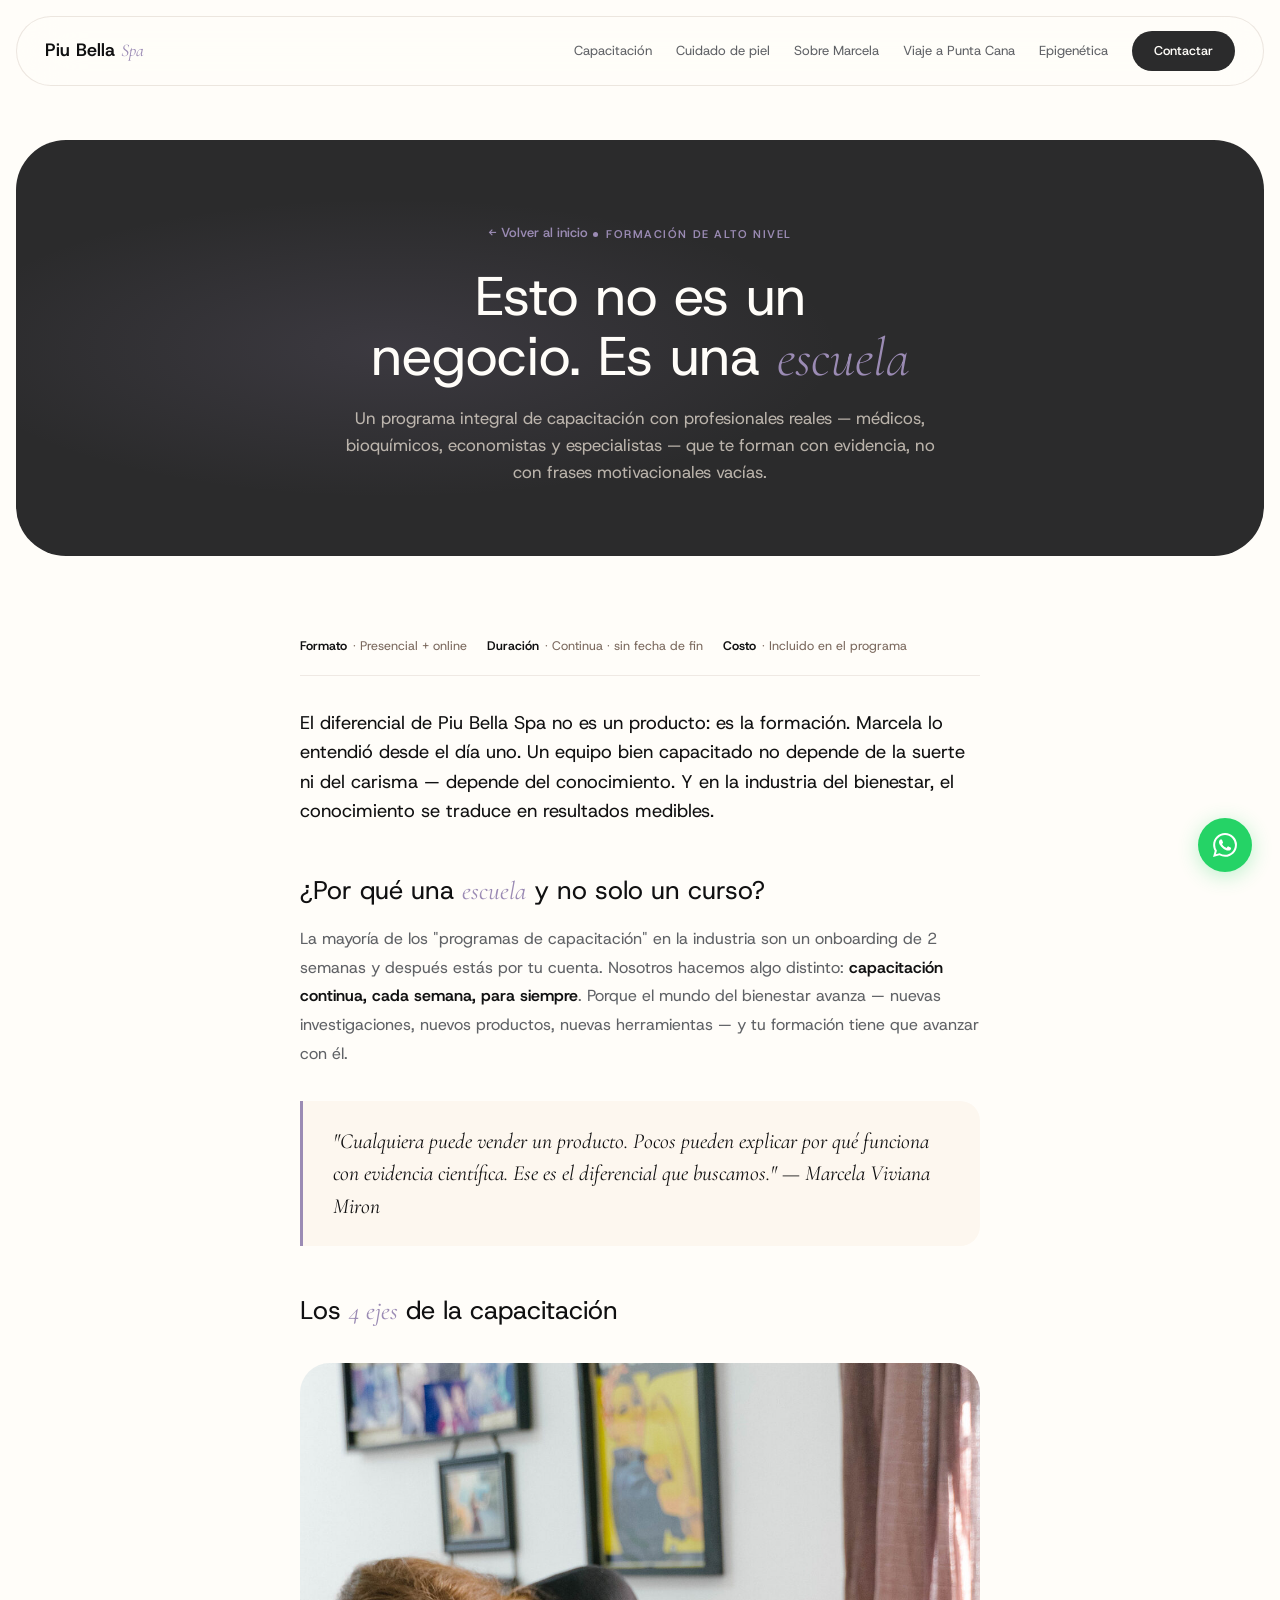
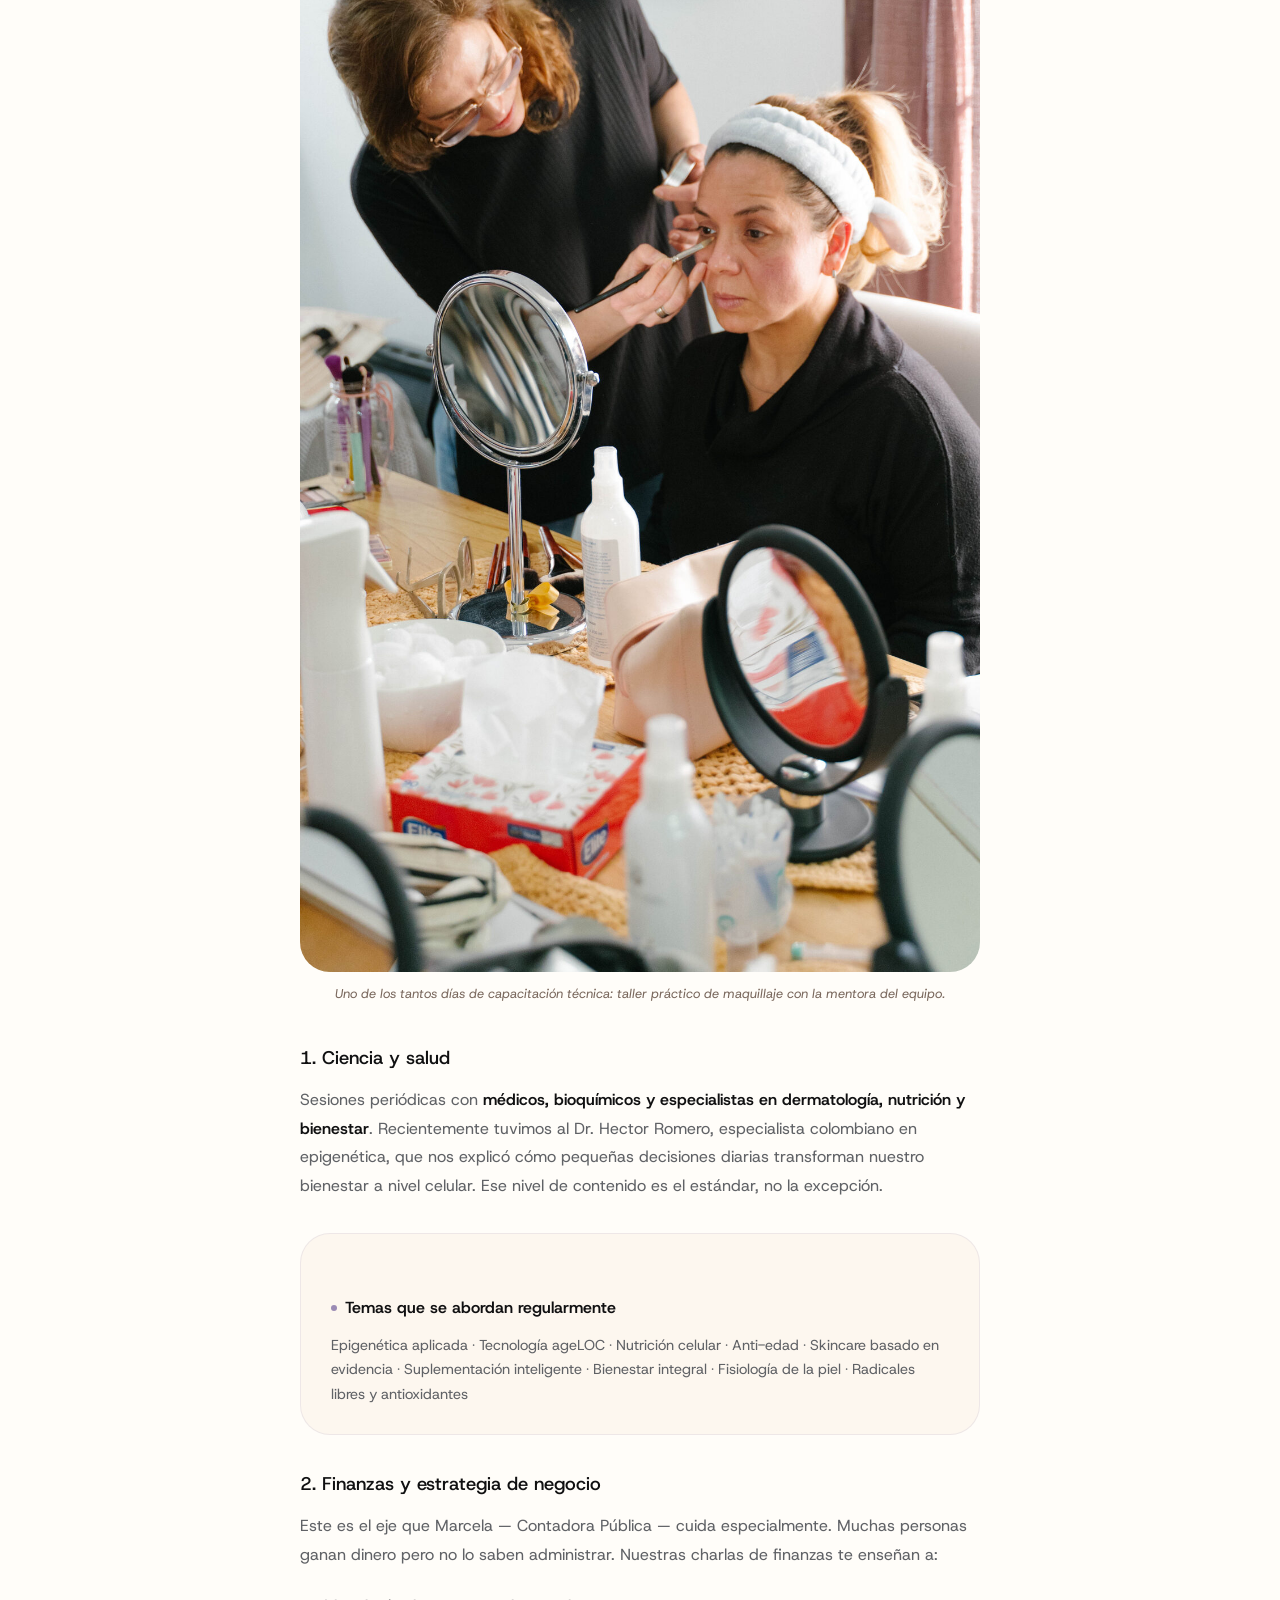
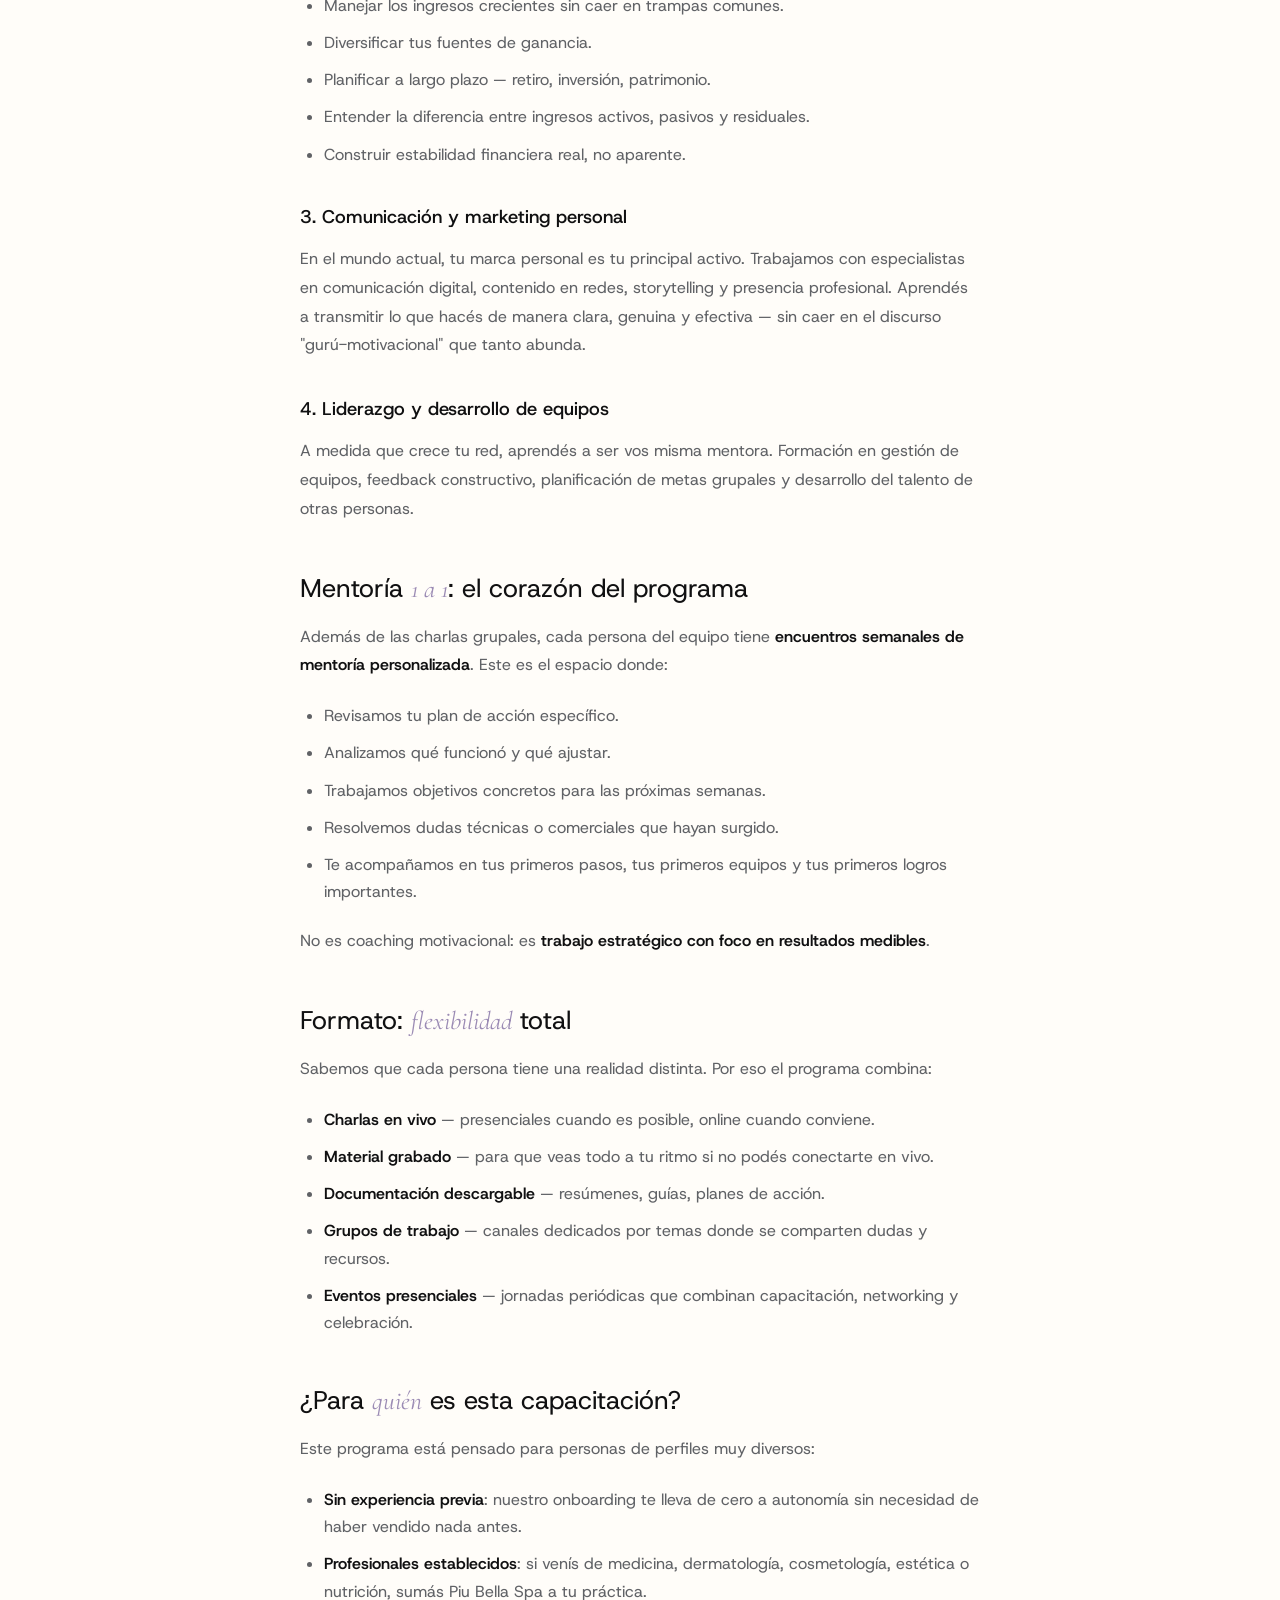
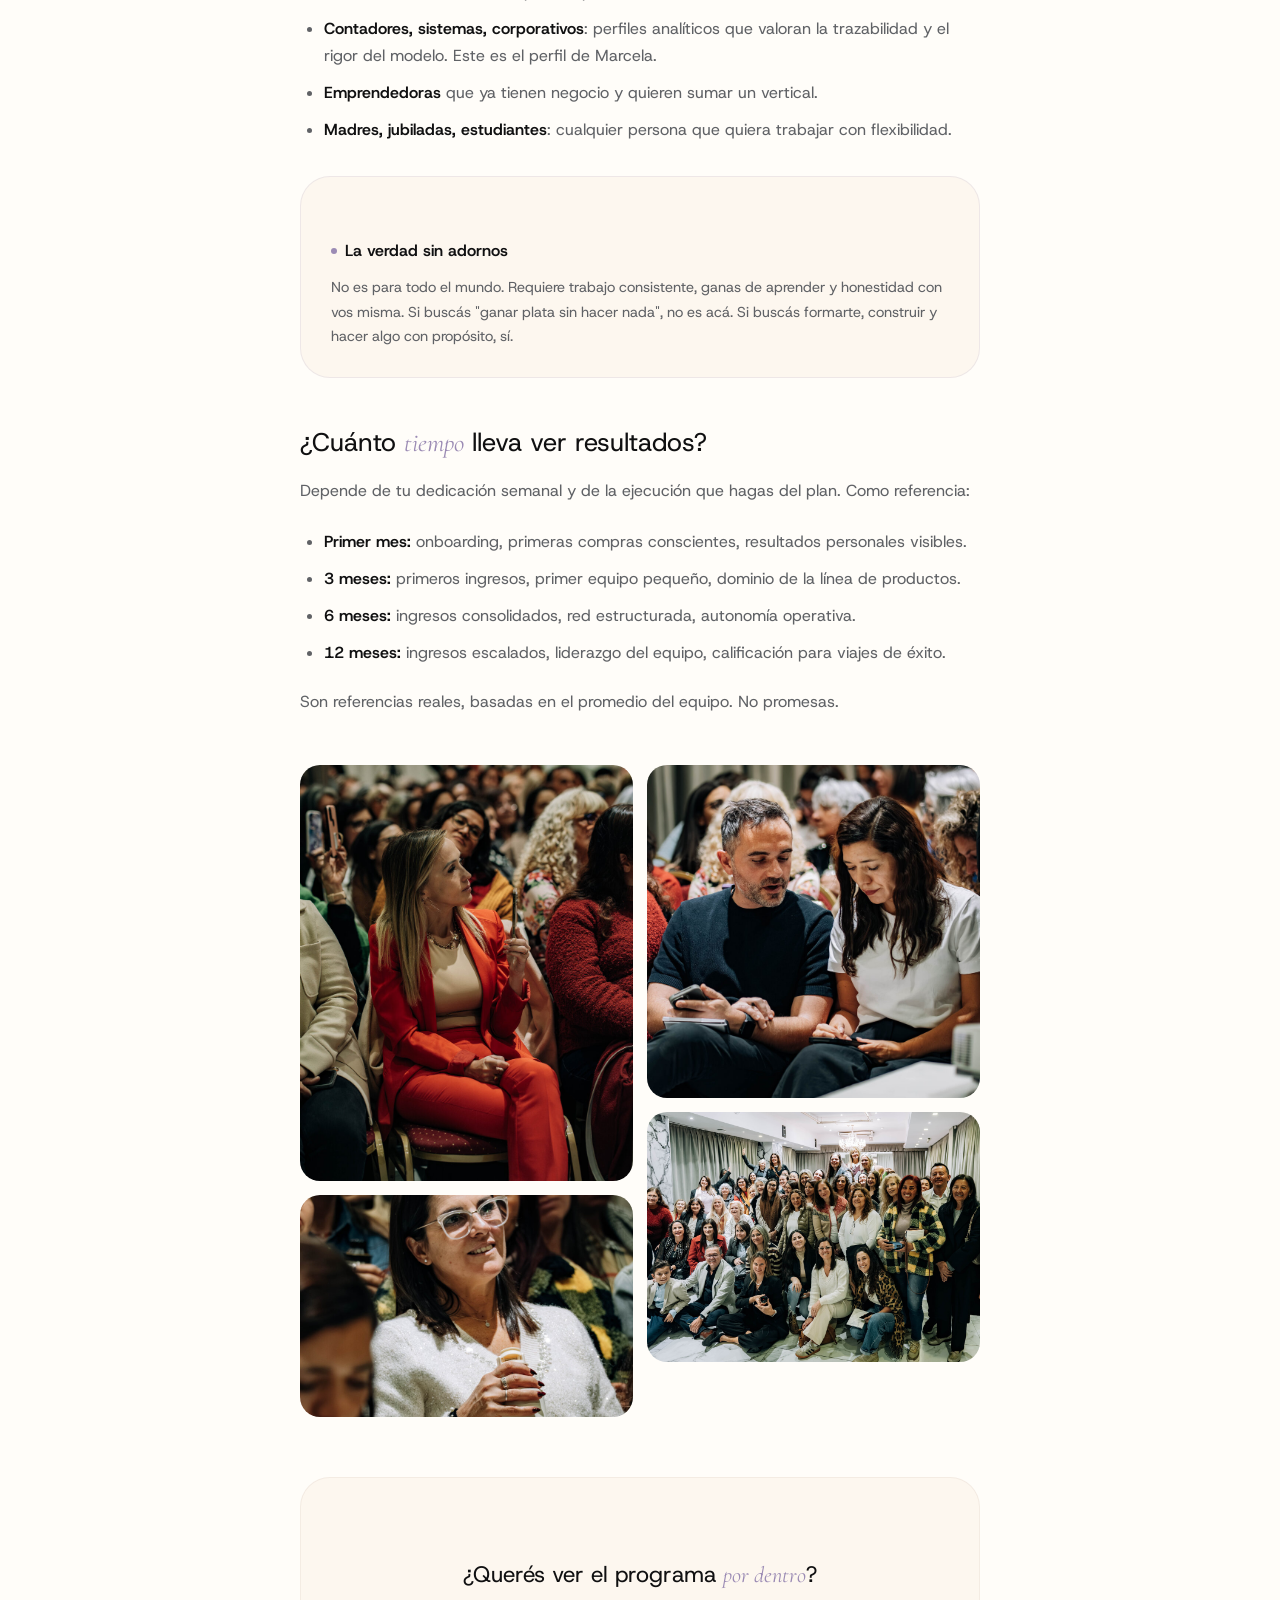
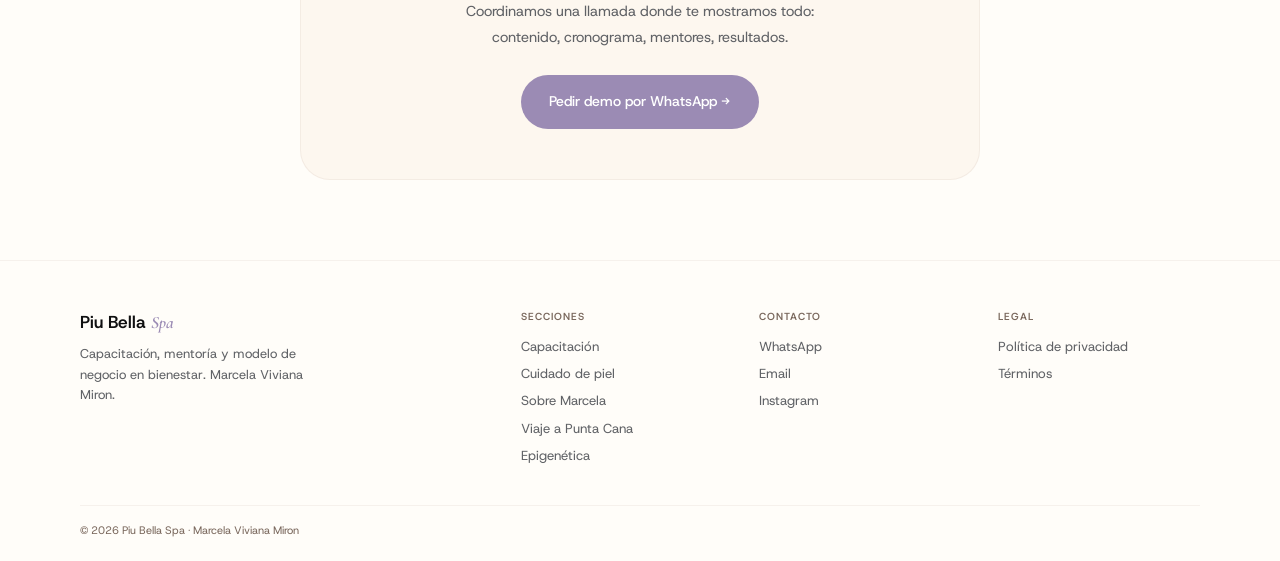
<file: paginas/capacitacion.html>
<!DOCTYPE html>
<html lang="es">
<head>
<meta charset="UTF-8">
<meta name="viewport" content="width=device-width, initial-scale=1.0">
<title>Programa de Capacitación — Piu Bella Spa</title>
<meta name="description" content="Formación profesional en ciencia, finanzas y bienestar. El programa completo de capacitación de Piu Bella Spa, dirigido por Marcela Viviana Miron.">
<link rel="preconnect" href="https://fonts.googleapis.com">
<link rel="preconnect" href="https://fonts.gstatic.com" crossorigin>
<link href="https://fonts.googleapis.com/css2?family=Host+Grotesk:ital,wght@0,300..800;1,300..800&family=Cormorant+Garamond:ital,wght@0,300;0,400;0,500;0,600;1,300;1,400&display=swap" rel="stylesheet">
<link rel="stylesheet" href="../styles.css">
</head>
<body>
<div class="scroll-progress" id="sp"></div>

<a href="https://wa.me/5491162652028?text=Quiero%20info%20sobre%20el%20programa%20de%20capacitación" class="wa-float" target="_blank" rel="noopener" aria-label="WhatsApp">
<svg viewBox="0 0 24 24" fill="currentColor"><path d="M17.472 14.382c-.297-.149-1.758-.867-2.03-.967-.273-.099-.471-.148-.67.15-.197.297-.767.966-.94 1.164-.173.199-.347.223-.644.075-.297-.15-1.255-.463-2.39-1.475-.883-.788-1.48-1.761-1.653-2.059-.173-.297-.018-.458.13-.606.134-.133.298-.347.446-.52.149-.174.198-.298.298-.497.099-.198.05-.371-.025-.52-.075-.149-.669-1.612-.916-2.207-.242-.579-.487-.5-.669-.51-.173-.008-.371-.01-.57-.01-.198 0-.52.074-.792.372-.272.297-1.04 1.016-1.04 2.479 0 1.462 1.065 2.875 1.213 3.074.149.198 2.096 3.2 5.077 4.487.709.306 1.262.489 1.694.625.712.227 1.36.195 1.871.118.571-.085 1.758-.719 2.006-1.413.248-.694.248-1.289.173-1.413-.074-.124-.272-.198-.57-.347m-5.421 7.403h-.004a9.87 9.87 0 01-5.031-1.378l-.361-.214-3.741.982.998-3.648-.235-.374a9.86 9.86 0 01-1.51-5.26c.001-5.45 4.436-9.884 9.888-9.884 2.64 0 5.122 1.03 6.988 2.898a9.825 9.825 0 012.893 6.994c-.003 5.45-4.437 9.884-9.885 9.884m8.413-18.297A11.815 11.815 0 0012.05 0C5.495 0 .16 5.335.157 11.892c0 2.096.547 4.142 1.588 5.945L.057 24l6.305-1.654a11.882 11.882 0 005.683 1.448h.005c6.554 0 11.89-5.335 11.893-11.893a11.821 11.821 0 00-3.48-8.413z"/></svg>
</a>

<nav class="nav" id="mainNav">
<div class="nav-inner">
<a href="../index.html" class="nav-logo">Piu Bella <span>Spa</span></a>
<button class="mob-tog" id="mt" aria-label="Menú"><span></span><span></span><span></span></button>
<div class="nav-links" id="nl">
<a href="capacitacion.html">Capacitación</a>
<a href="cuidado-piel.html">Cuidado de piel</a>
<a href="marcela.html">Sobre Marcela</a>
<a href="puntacana.html">Viaje a Punta Cana</a>
<a href="epigenetica.html">Epigenética</a>
<a href="../index.html#contacto" class="nav-cta">Contactar</a>
</div>
</div>
</nav>

<section class="page-hero">
<div class="page-hero-wrap rv">
<div class="page-hero-content">
<a href="../index.html#capacitacion" class="back-link">← Volver al inicio</a>
<span class="page-hero-eyebrow"><span class="dot"></span> Formación de alto nivel</span>
<h1>Esto no es un negocio. Es una <em>escuela</em></h1>
<p class="lead">Un programa integral de capacitación con profesionales reales — médicos, bioquímicos, economistas y especialistas — que te forman con evidencia, no con frases motivacionales vacías.</p>
</div>
</div>
</section>

<section class="article">
<div class="article-wrap">

<div class="article-meta rv">
<span class="article-meta-item"><strong>Formato</strong> · Presencial + online</span>
<span class="article-meta-item"><strong>Duración</strong> · Continua · sin fecha de fin</span>
<span class="article-meta-item"><strong>Costo</strong> · Incluido en el programa</span>
</div>

<div class="article-content rv">

<p class="lead-p">El diferencial de Piu Bella Spa no es un producto: es la formación. Marcela lo entendió desde el día uno. Un equipo bien capacitado no depende de la suerte ni del carisma — depende del conocimiento. Y en la industria del bienestar, el conocimiento se traduce en resultados medibles.</p>

<h2>¿Por qué una <em>escuela</em> y no solo un curso?</h2>

<p>La mayoría de los "programas de capacitación" en la industria son un onboarding de 2 semanas y después estás por tu cuenta. Nosotros hacemos algo distinto: <strong>capacitación continua, cada semana, para siempre</strong>. Porque el mundo del bienestar avanza — nuevas investigaciones, nuevos productos, nuevas herramientas — y tu formación tiene que avanzar con él.</p>

<blockquote>"Cualquiera puede vender un producto. Pocos pueden explicar por qué funciona con evidencia científica. Ese es el diferencial que buscamos." — Marcela Viviana Miron</blockquote>

<h2>Los <em>4 ejes</em> de la capacitación</h2>

<figure class="article-figure">
<img src="../img/capacitacion/dia-maquillaje.jpg" alt="Día de maquillaje en Piu Bella Spa">
<figcaption>Uno de los tantos días de capacitación técnica: taller práctico de maquillaje con la mentora del equipo.</figcaption>
</figure>

<h3>1. Ciencia y salud</h3>
<p>Sesiones periódicas con <strong>médicos, bioquímicos y especialistas en dermatología, nutrición y bienestar</strong>. Recientemente tuvimos al Dr. Hector Romero, especialista colombiano en epigenética, que nos explicó cómo pequeñas decisiones diarias transforman nuestro bienestar a nivel celular. Ese nivel de contenido es el estándar, no la excepción.</p>

<div class="article-highlight">
<h3>Temas que se abordan regularmente</h3>
<p>Epigenética aplicada · Tecnología ageLOC · Nutrición celular · Anti-edad · Skincare basado en evidencia · Suplementación inteligente · Bienestar integral · Fisiología de la piel · Radicales libres y antioxidantes</p>
</div>

<h3>2. Finanzas y estrategia de negocio</h3>
<p>Este es el eje que Marcela — Contadora Pública — cuida especialmente. Muchas personas ganan dinero pero no lo saben administrar. Nuestras charlas de finanzas te enseñan a:</p>
<ul>
<li>Manejar los ingresos crecientes sin caer en trampas comunes.</li>
<li>Diversificar tus fuentes de ganancia.</li>
<li>Planificar a largo plazo — retiro, inversión, patrimonio.</li>
<li>Entender la diferencia entre ingresos activos, pasivos y residuales.</li>
<li>Construir estabilidad financiera real, no aparente.</li>
</ul>

<h3>3. Comunicación y marketing personal</h3>
<p>En el mundo actual, tu marca personal es tu principal activo. Trabajamos con especialistas en comunicación digital, contenido en redes, storytelling y presencia profesional. Aprendés a transmitir lo que hacés de manera clara, genuina y efectiva — sin caer en el discurso "gurú-motivacional" que tanto abunda.</p>

<h3>4. Liderazgo y desarrollo de equipos</h3>
<p>A medida que crece tu red, aprendés a ser vos misma mentora. Formación en gestión de equipos, feedback constructivo, planificación de metas grupales y desarrollo del talento de otras personas.</p>

<h2>Mentoría <em>1 a 1</em>: el corazón del programa</h2>

<p>Además de las charlas grupales, cada persona del equipo tiene <strong>encuentros semanales de mentoría personalizada</strong>. Este es el espacio donde:</p>

<ul>
<li>Revisamos tu plan de acción específico.</li>
<li>Analizamos qué funcionó y qué ajustar.</li>
<li>Trabajamos objetivos concretos para las próximas semanas.</li>
<li>Resolvemos dudas técnicas o comerciales que hayan surgido.</li>
<li>Te acompañamos en tus primeros pasos, tus primeros equipos y tus primeros logros importantes.</li>
</ul>

<p>No es coaching motivacional: es <strong>trabajo estratégico con foco en resultados medibles</strong>.</p>

<h2>Formato: <em>flexibilidad</em> total</h2>

<p>Sabemos que cada persona tiene una realidad distinta. Por eso el programa combina:</p>

<ul>
<li><strong>Charlas en vivo</strong> — presenciales cuando es posible, online cuando conviene.</li>
<li><strong>Material grabado</strong> — para que veas todo a tu ritmo si no podés conectarte en vivo.</li>
<li><strong>Documentación descargable</strong> — resúmenes, guías, planes de acción.</li>
<li><strong>Grupos de trabajo</strong> — canales dedicados por temas donde se comparten dudas y recursos.</li>
<li><strong>Eventos presenciales</strong> — jornadas periódicas que combinan capacitación, networking y celebración.</li>
</ul>

<h2>¿Para <em>quién</em> es esta capacitación?</h2>

<p>Este programa está pensado para personas de perfiles muy diversos:</p>

<ul>
<li><strong>Sin experiencia previa</strong>: nuestro onboarding te lleva de cero a autonomía sin necesidad de haber vendido nada antes.</li>
<li><strong>Profesionales establecidos</strong>: si venís de medicina, dermatología, cosmetología, estética o nutrición, sumás Piu Bella Spa a tu práctica.</li>
<li><strong>Contadores, sistemas, corporativos</strong>: perfiles analíticos que valoran la trazabilidad y el rigor del modelo. Este es el perfil de Marcela.</li>
<li><strong>Emprendedoras</strong> que ya tienen negocio y quieren sumar un vertical.</li>
<li><strong>Madres, jubiladas, estudiantes</strong>: cualquier persona que quiera trabajar con flexibilidad.</li>
</ul>

<div class="article-highlight">
<h3>La verdad sin adornos</h3>
<p>No es para todo el mundo. Requiere trabajo consistente, ganas de aprender y honestidad con vos misma. Si buscás "ganar plata sin hacer nada", no es acá. Si buscás formarte, construir y hacer algo con propósito, sí.</p>
</div>

<h2>¿Cuánto <em>tiempo</em> lleva ver resultados?</h2>

<p>Depende de tu dedicación semanal y de la ejecución que hagas del plan. Como referencia:</p>

<ul>
<li><strong>Primer mes:</strong> onboarding, primeras compras conscientes, resultados personales visibles.</li>
<li><strong>3 meses:</strong> primeros ingresos, primer equipo pequeño, dominio de la línea de productos.</li>
<li><strong>6 meses:</strong> ingresos consolidados, red estructurada, autonomía operativa.</li>
<li><strong>12 meses:</strong> ingresos escalados, liderazgo del equipo, calificación para viajes de éxito.</li>
</ul>

<p>Son referencias reales, basadas en el promedio del equipo. No promesas.</p>

<div class="masonry-gallery rv">
<div class="mg-item"><img src="../img/capacitacion/galeria-1.jpg" alt="Piu Bella Spa" loading="lazy"><div class="mg-overlay"><span>Piu Bella Spa</span></div></div>
<div class="mg-item"><img src="../img/capacitacion/galeria-2.jpg" alt="Equipo en acción" loading="lazy"><div class="mg-overlay"><span>Equipo en acción</span></div></div>
<div class="mg-item"><img src="../img/capacitacion/galeria-3.jpg" alt="Nuestro equipo" loading="lazy"><div class="mg-overlay"><span>Nuestro equipo</span></div></div>
<div class="mg-item"><img src="../img/capacitacion/galeria-4.jpg" alt="Momentos especiales" loading="lazy"><div class="mg-overlay"><span>Momentos especiales</span></div></div>
</div>

<div class="article-cta">
<h3>¿Querés ver el programa <em>por dentro</em>?</h3>
<p>Coordinamos una llamada donde te mostramos todo: contenido, cronograma, mentores, resultados.</p>
<a href="https://wa.me/5491162652028?text=Quiero%20conocer%20el%20programa%20de%20capacitación" class="btn-accent" target="_blank" rel="noopener">Pedir demo por WhatsApp →</a>
</div>

</div>
</div>
</section>

<footer class="footer">
<div class="container">
<div class="foot-grid">
<div><div class="foot-brand">Piu Bella <span>Spa</span></div><p class="foot-tag">Capacitación, mentoría y modelo de negocio en bienestar. Marcela Viviana Miron.</p></div>
<div class="foot-col"><div class="foot-col-t">Secciones</div><a href="capacitacion.html">Capacitación</a><a href="cuidado-piel.html">Cuidado de piel</a><a href="marcela.html">Sobre Marcela</a><a href="puntacana.html">Viaje a Punta Cana</a><a href="epigenetica.html">Epigenética</a></div>
<div class="foot-col"><div class="foot-col-t">Contacto</div><a href="https://wa.me/5491162652028" target="_blank" rel="noopener">WhatsApp</a><a href="mailto:contacto@piubellaspa.com">Email</a><a href="https://instagram.com/piubellaspa" target="_blank" rel="noopener">Instagram</a></div>
<div class="foot-col"><div class="foot-col-t">Legal</div><a href="#">Política de privacidad</a><a href="#">Términos</a></div>
</div>
<div class="foot-bot"><span class="foot-copy">© 2026 Piu Bella Spa · Marcela Viviana Miron</span></div>
</div>
</footer>

<script src="../main.js"></script>
</body>
</html>
</file>
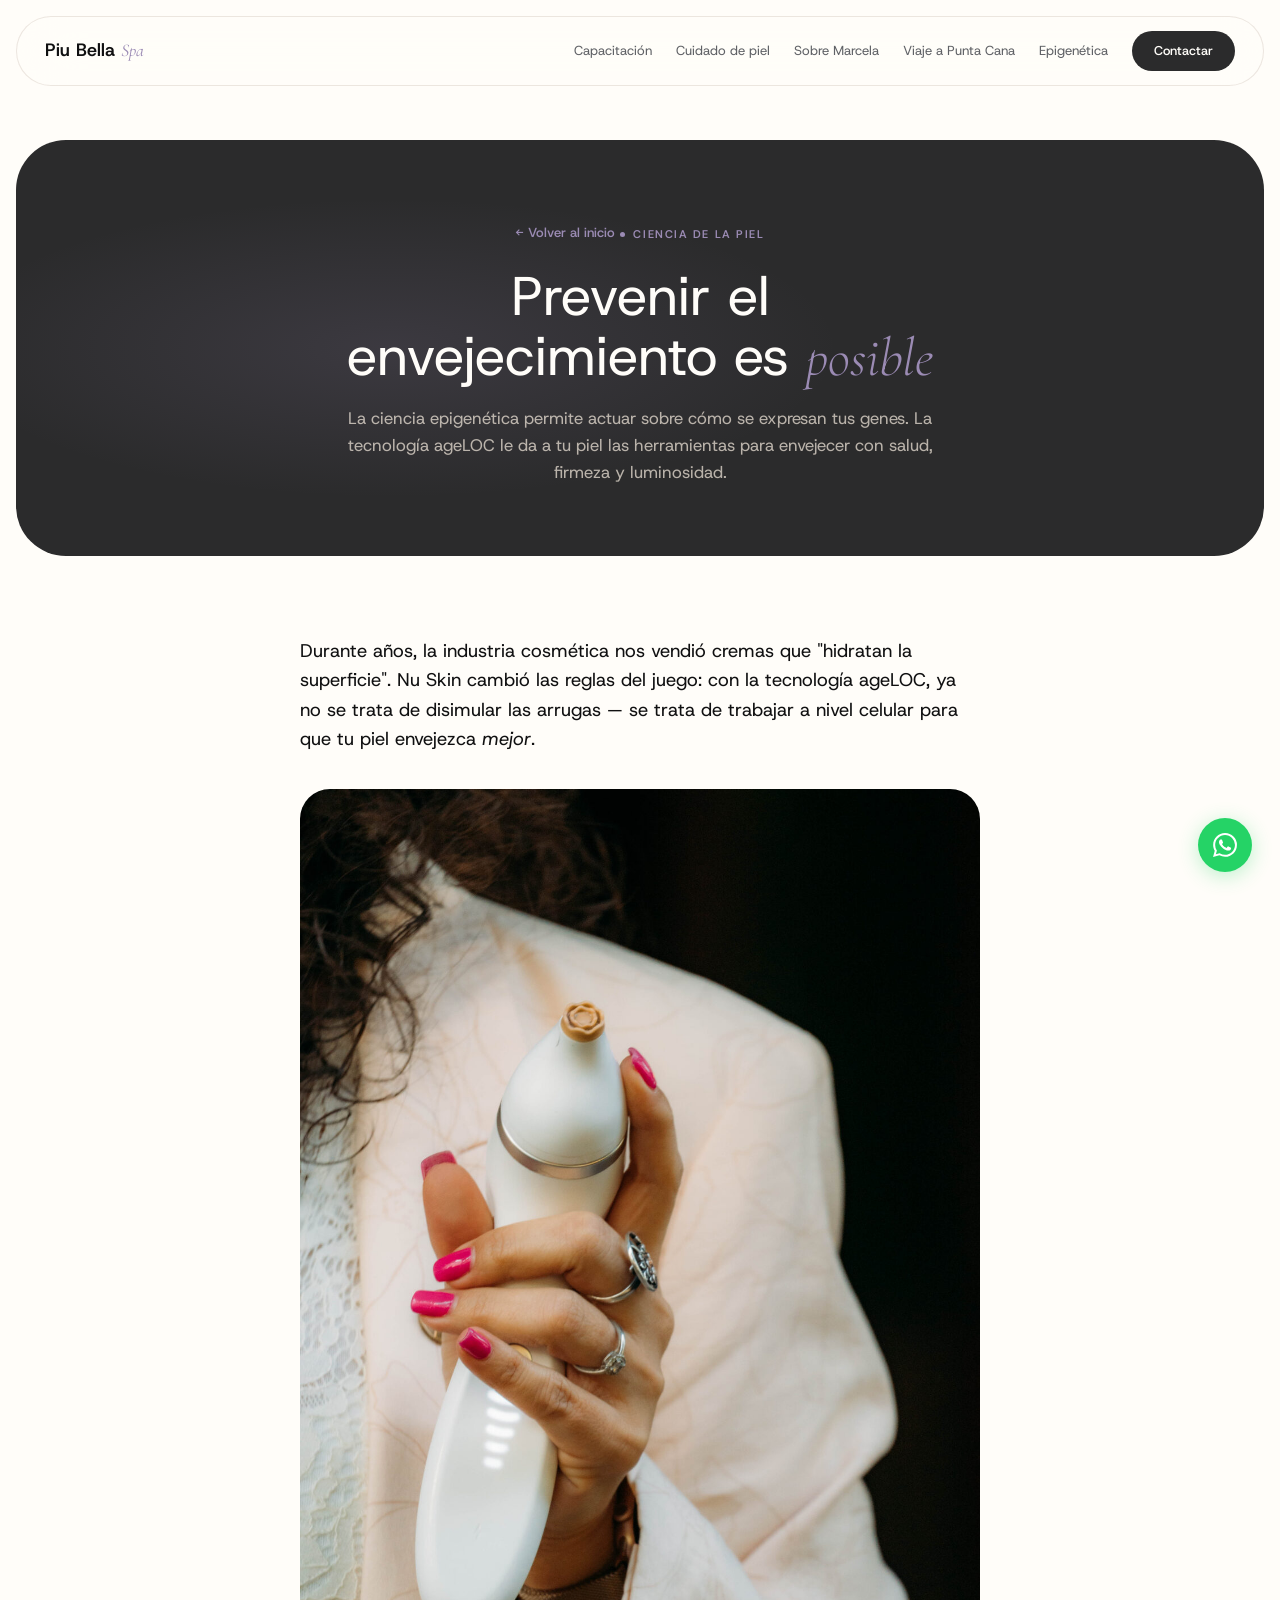
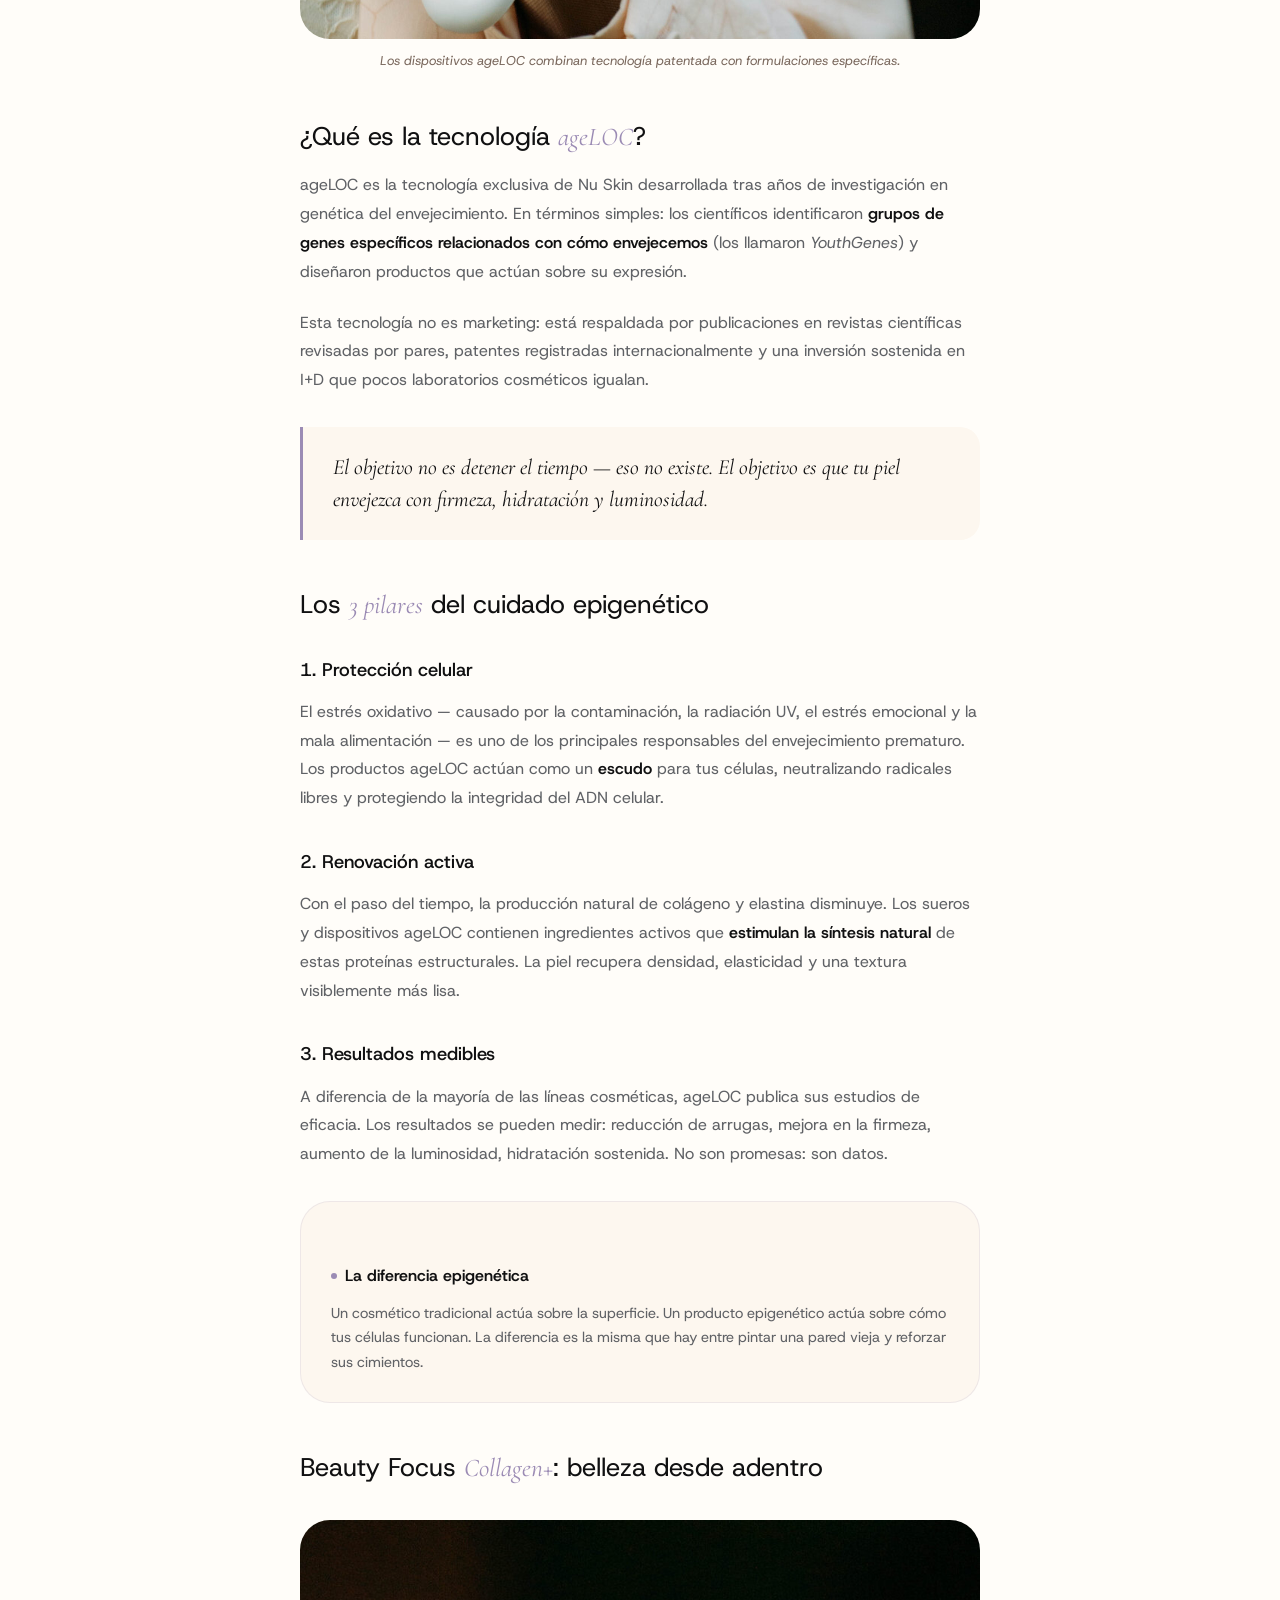
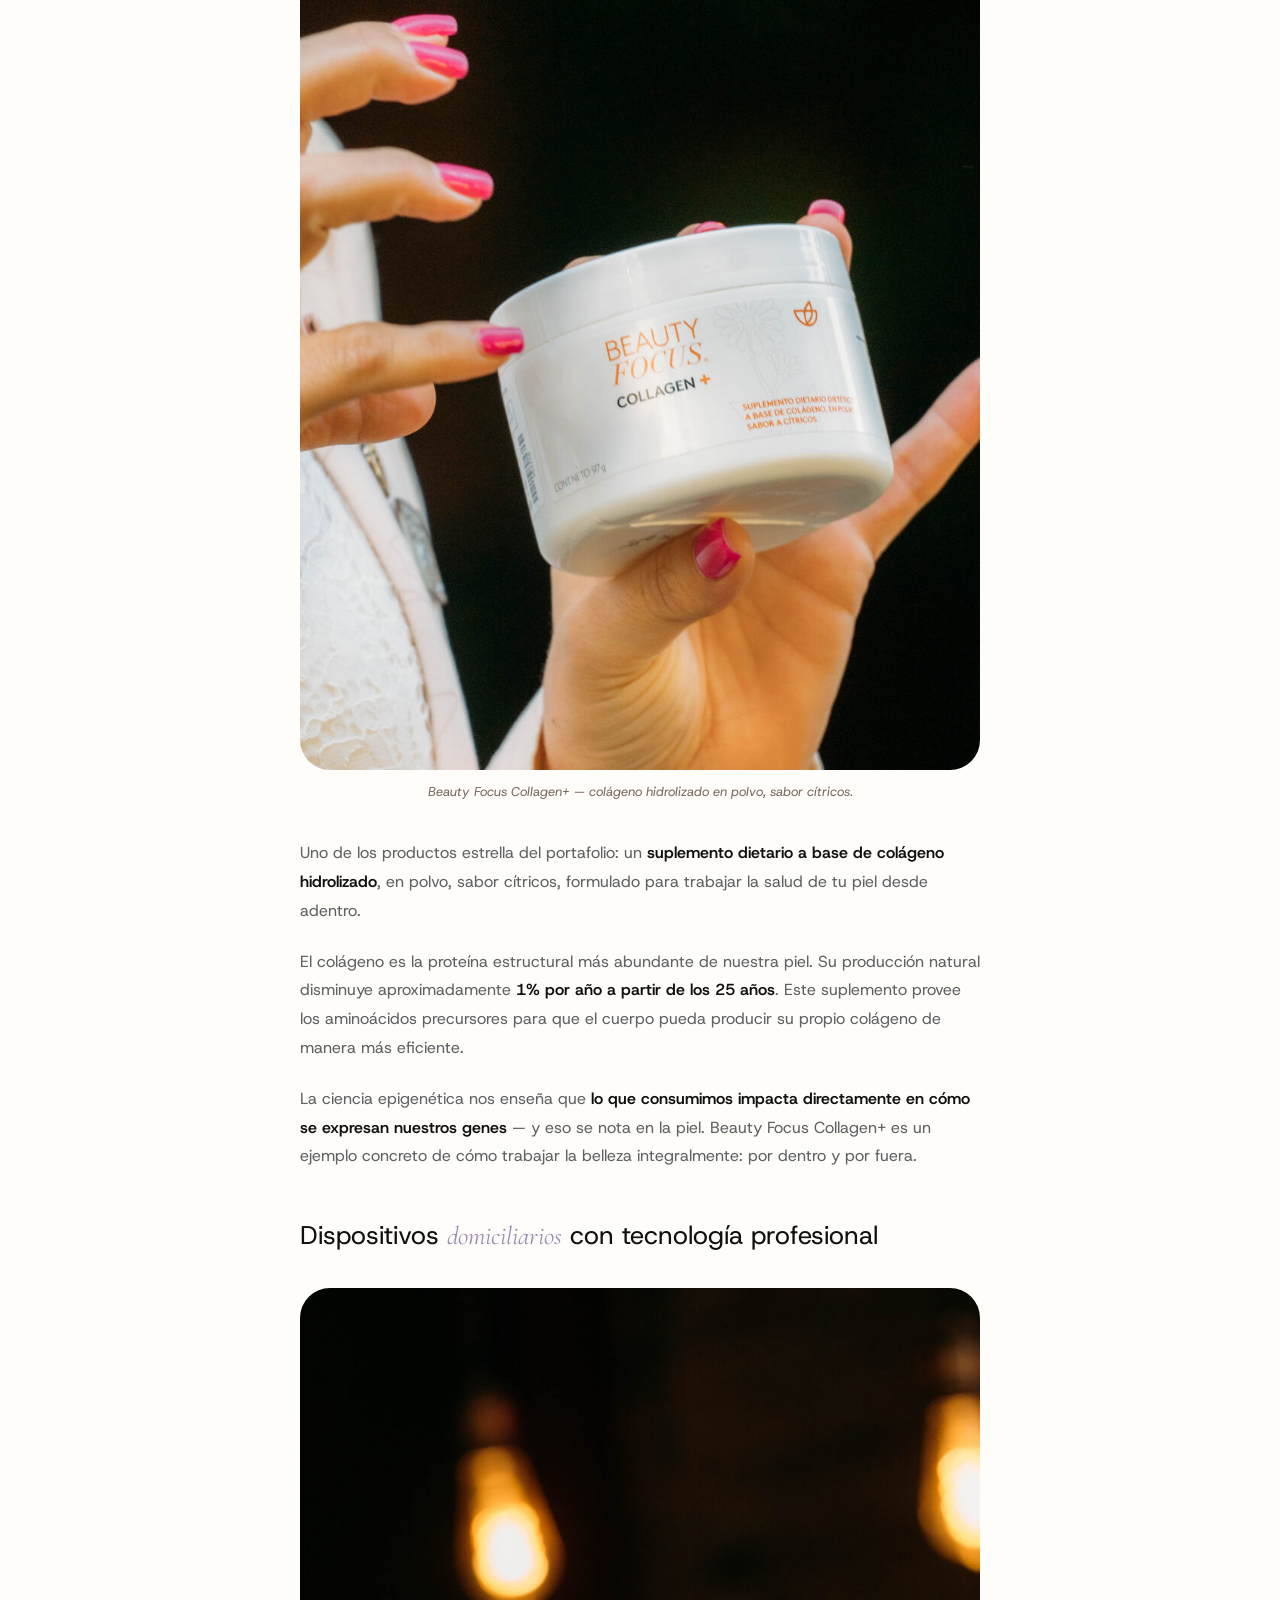
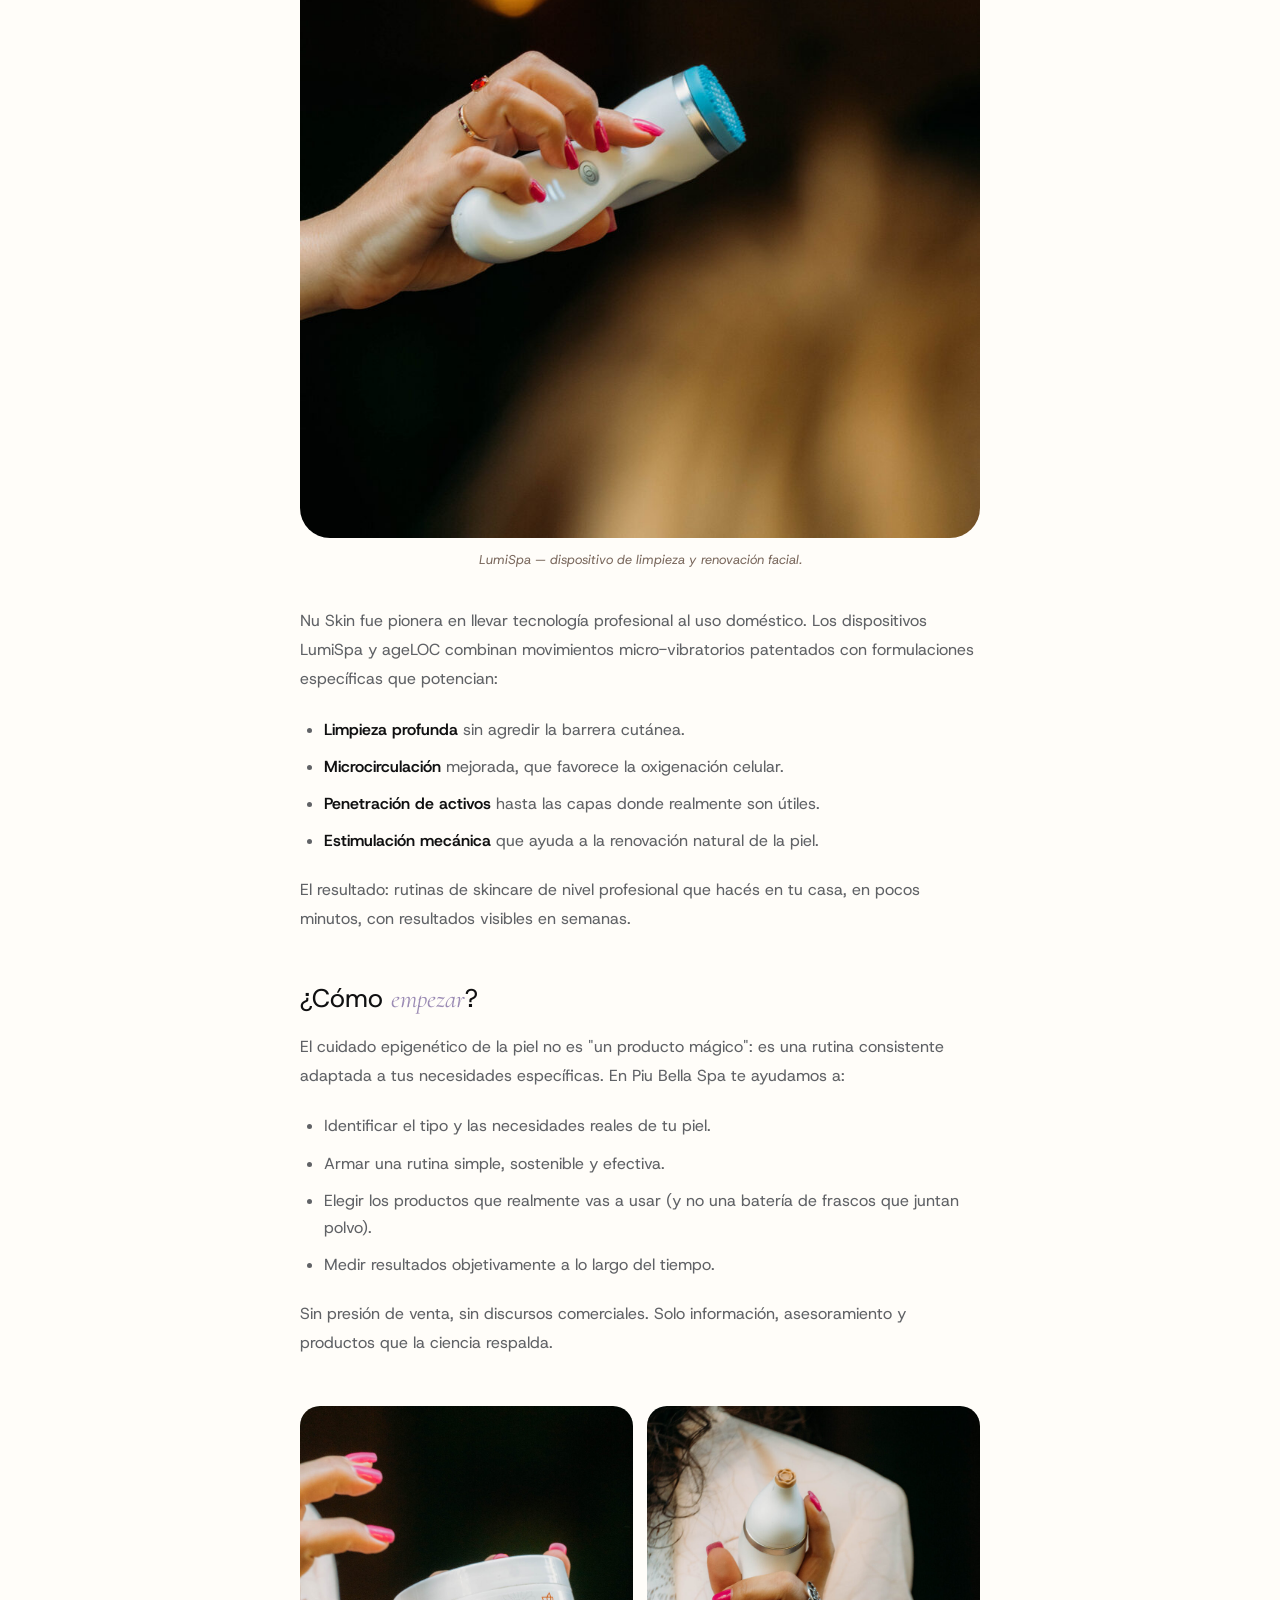
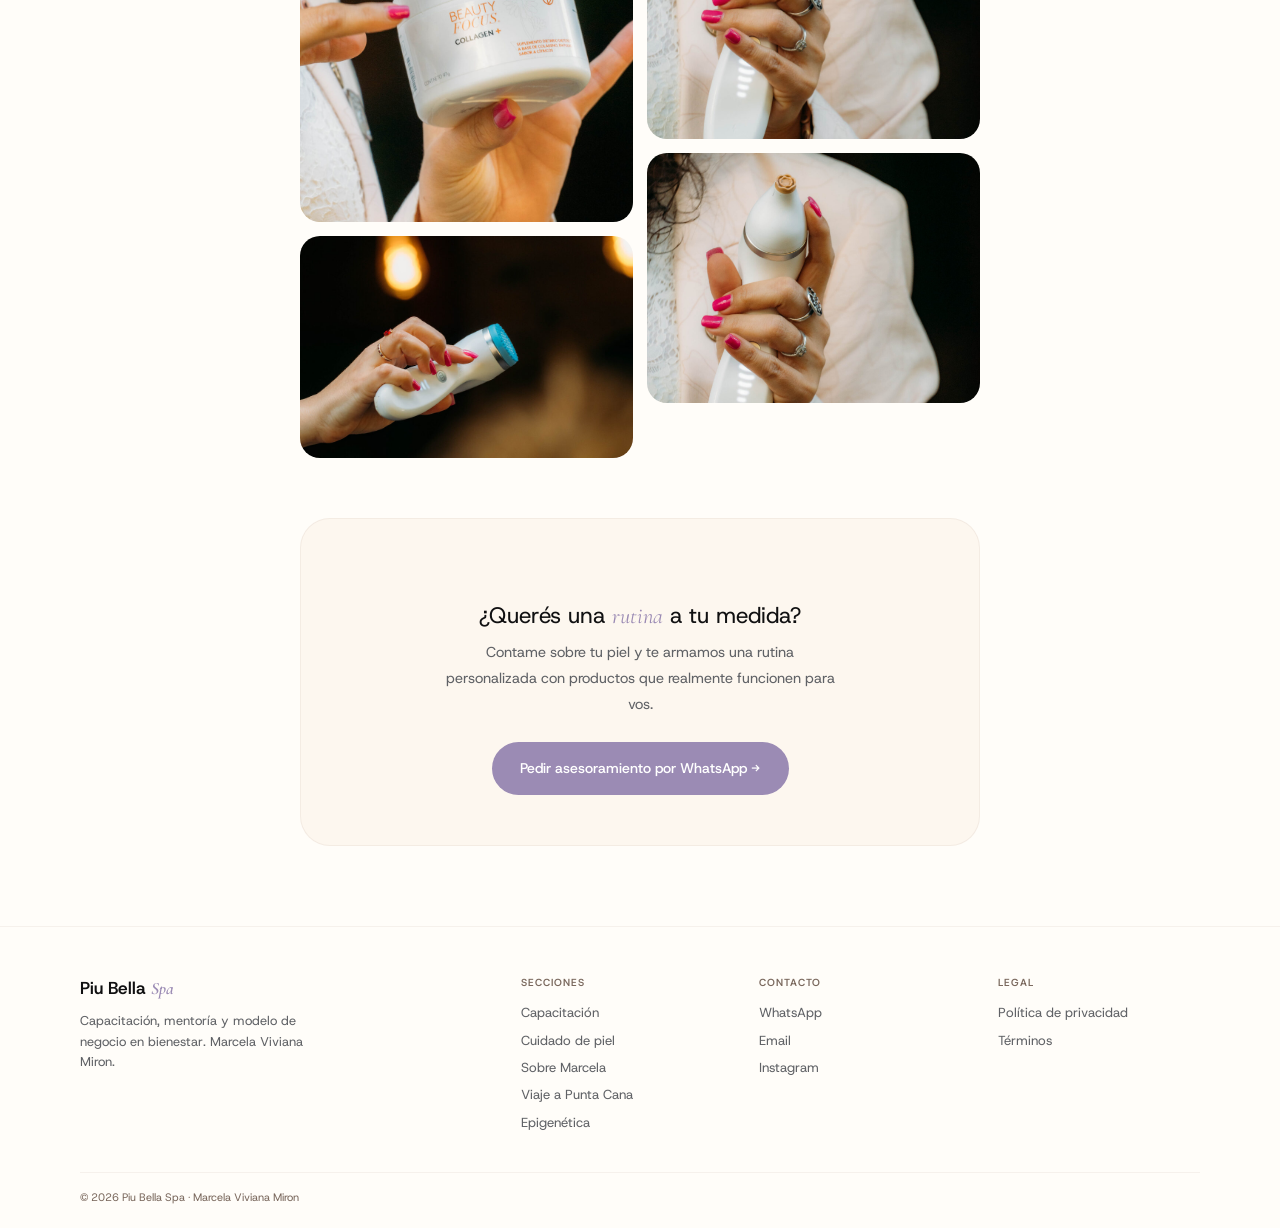
<file: paginas/cuidado-piel.html>
<!DOCTYPE html>
<html lang="es">
<head>
<meta charset="UTF-8">
<meta name="viewport" content="width=device-width, initial-scale=1.0">
<title>Cuidado de la Piel — Ciencia Epigenética · Piu Bella Spa</title>
<meta name="description" content="Prevenir el envejecimiento es posible. La tecnología ageLOC de Nu Skin actúa sobre la expresión genética para una piel más firme, luminosa y saludable.">
<link rel="preconnect" href="https://fonts.googleapis.com">
<link rel="preconnect" href="https://fonts.gstatic.com" crossorigin>
<link href="https://fonts.googleapis.com/css2?family=Host+Grotesk:ital,wght@0,300..800;1,300..800&family=Cormorant+Garamond:ital,wght@0,300;0,400;0,500;0,600;1,300;1,400&display=swap" rel="stylesheet">
<link rel="stylesheet" href="../styles.css">
</head>
<body>
<div class="scroll-progress" id="sp"></div>

<a href="https://wa.me/5491162652028?text=Quiero%20saber%20sobre%20productos%20para%20la%20piel" class="wa-float" target="_blank" rel="noopener" aria-label="WhatsApp">
<svg viewBox="0 0 24 24" fill="currentColor"><path d="M17.472 14.382c-.297-.149-1.758-.867-2.03-.967-.273-.099-.471-.148-.67.15-.197.297-.767.966-.94 1.164-.173.199-.347.223-.644.075-.297-.15-1.255-.463-2.39-1.475-.883-.788-1.48-1.761-1.653-2.059-.173-.297-.018-.458.13-.606.134-.133.298-.347.446-.52.149-.174.198-.298.298-.497.099-.198.05-.371-.025-.52-.075-.149-.669-1.612-.916-2.207-.242-.579-.487-.5-.669-.51-.173-.008-.371-.01-.57-.01-.198 0-.52.074-.792.372-.272.297-1.04 1.016-1.04 2.479 0 1.462 1.065 2.875 1.213 3.074.149.198 2.096 3.2 5.077 4.487.709.306 1.262.489 1.694.625.712.227 1.36.195 1.871.118.571-.085 1.758-.719 2.006-1.413.248-.694.248-1.289.173-1.413-.074-.124-.272-.198-.57-.347m-5.421 7.403h-.004a9.87 9.87 0 01-5.031-1.378l-.361-.214-3.741.982.998-3.648-.235-.374a9.86 9.86 0 01-1.51-5.26c.001-5.45 4.436-9.884 9.888-9.884 2.64 0 5.122 1.03 6.988 2.898a9.825 9.825 0 012.893 6.994c-.003 5.45-4.437 9.884-9.885 9.884m8.413-18.297A11.815 11.815 0 0012.05 0C5.495 0 .16 5.335.157 11.892c0 2.096.547 4.142 1.588 5.945L.057 24l6.305-1.654a11.882 11.882 0 005.683 1.448h.005c6.554 0 11.89-5.335 11.893-11.893a11.821 11.821 0 00-3.48-8.413z"/></svg>
</a>

<nav class="nav" id="mainNav">
<div class="nav-inner">
<a href="../index.html" class="nav-logo">Piu Bella <span>Spa</span></a>
<button class="mob-tog" id="mt" aria-label="Menú"><span></span><span></span><span></span></button>
<div class="nav-links" id="nl">
<a href="capacitacion.html">Capacitación</a>
<a href="cuidado-piel.html">Cuidado de piel</a>
<a href="marcela.html">Sobre Marcela</a>
<a href="puntacana.html">Viaje a Punta Cana</a>
<a href="epigenetica.html">Epigenética</a>
<a href="../index.html#contacto" class="nav-cta">Contactar</a>
</div>
</div>
</nav>

<!-- PAGE HERO -->
<section class="page-hero">
<div class="page-hero-wrap rv">
<div class="page-hero-content">
<a href="../index.html#piel" class="back-link">← Volver al inicio</a>
<span class="page-hero-eyebrow"><span class="dot"></span> Ciencia de la piel</span>
<h1>Prevenir el envejecimiento es <em>posible</em></h1>
<p class="lead">La ciencia epigenética permite actuar sobre cómo se expresan tus genes. La tecnología ageLOC le da a tu piel las herramientas para envejecer con salud, firmeza y luminosidad.</p>
</div>
</div>
</section>

<!-- ARTICLE -->
<section class="article">
<div class="article-wrap">

<div class="article-content rv">

<p class="lead-p">Durante años, la industria cosmética nos vendió cremas que "hidratan la superficie". Nu Skin cambió las reglas del juego: con la tecnología ageLOC, ya no se trata de disimular las arrugas — se trata de trabajar a nivel celular para que tu piel envejezca <em>mejor</em>.</p>

<figure class="article-figure">
<img src="../img/piel/dispositivo-ageloc.jpg" alt="Dispositivo ageLOC de Nu Skin">
<figcaption>Los dispositivos ageLOC combinan tecnología patentada con formulaciones específicas.</figcaption>
</figure>

<h2>¿Qué es la tecnología <em>ageLOC</em>?</h2>

<p>ageLOC es la tecnología exclusiva de Nu Skin desarrollada tras años de investigación en genética del envejecimiento. En términos simples: los científicos identificaron <strong>grupos de genes específicos relacionados con cómo envejecemos</strong> (los llamaron <em>YouthGenes</em>) y diseñaron productos que actúan sobre su expresión.</p>

<p>Esta tecnología no es marketing: está respaldada por publicaciones en revistas científicas revisadas por pares, patentes registradas internacionalmente y una inversión sostenida en I+D que pocos laboratorios cosméticos igualan.</p>

<blockquote>El objetivo no es detener el tiempo — eso no existe. El objetivo es que tu piel envejezca con firmeza, hidratación y luminosidad.</blockquote>

<h2>Los <em>3 pilares</em> del cuidado epigenético</h2>

<h3>1. Protección celular</h3>
<p>El estrés oxidativo — causado por la contaminación, la radiación UV, el estrés emocional y la mala alimentación — es uno de los principales responsables del envejecimiento prematuro. Los productos ageLOC actúan como un <strong>escudo</strong> para tus células, neutralizando radicales libres y protegiendo la integridad del ADN celular.</p>

<h3>2. Renovación activa</h3>
<p>Con el paso del tiempo, la producción natural de colágeno y elastina disminuye. Los sueros y dispositivos ageLOC contienen ingredientes activos que <strong>estimulan la síntesis natural</strong> de estas proteínas estructurales. La piel recupera densidad, elasticidad y una textura visiblemente más lisa.</p>

<h3>3. Resultados medibles</h3>
<p>A diferencia de la mayoría de las líneas cosméticas, ageLOC publica sus estudios de eficacia. Los resultados se pueden medir: reducción de arrugas, mejora en la firmeza, aumento de la luminosidad, hidratación sostenida. No son promesas: son datos.</p>

<div class="article-highlight">
<h3>La diferencia epigenética</h3>
<p>Un cosmético tradicional actúa sobre la superficie. Un producto epigenético actúa sobre cómo tus células funcionan. La diferencia es la misma que hay entre pintar una pared vieja y reforzar sus cimientos.</p>
</div>

<h2>Beauty Focus <em>Collagen+</em>: belleza desde adentro</h2>

<figure class="article-figure">
<img src="../img/productos/collagen-plus.jpg" alt="Beauty Focus Collagen+ de Nu Skin">
<figcaption>Beauty Focus Collagen+ — colágeno hidrolizado en polvo, sabor cítricos.</figcaption>
</figure>

<p>Uno de los productos estrella del portafolio: un <strong>suplemento dietario a base de colágeno hidrolizado</strong>, en polvo, sabor cítricos, formulado para trabajar la salud de tu piel desde adentro.</p>

<p>El colágeno es la proteína estructural más abundante de nuestra piel. Su producción natural disminuye aproximadamente <strong>1% por año a partir de los 25 años</strong>. Este suplemento provee los aminoácidos precursores para que el cuerpo pueda producir su propio colágeno de manera más eficiente.</p>

<p>La ciencia epigenética nos enseña que <strong>lo que consumimos impacta directamente en cómo se expresan nuestros genes</strong> — y eso se nota en la piel. Beauty Focus Collagen+ es un ejemplo concreto de cómo trabajar la belleza integralmente: por dentro y por fuera.</p>

<h2>Dispositivos <em>domiciliarios</em> con tecnología profesional</h2>

<figure class="article-figure">
<img src="../img/productos/lumispa.jpg" alt="LumiSpa de Nu Skin">
<figcaption>LumiSpa — dispositivo de limpieza y renovación facial.</figcaption>
</figure>

<p>Nu Skin fue pionera en llevar tecnología profesional al uso doméstico. Los dispositivos LumiSpa y ageLOC combinan movimientos micro-vibratorios patentados con formulaciones específicas que potencian:</p>

<ul>
<li><strong>Limpieza profunda</strong> sin agredir la barrera cutánea.</li>
<li><strong>Microcirculación</strong> mejorada, que favorece la oxigenación celular.</li>
<li><strong>Penetración de activos</strong> hasta las capas donde realmente son útiles.</li>
<li><strong>Estimulación mecánica</strong> que ayuda a la renovación natural de la piel.</li>
</ul>

<p>El resultado: rutinas de skincare de nivel profesional que hacés en tu casa, en pocos minutos, con resultados visibles en semanas.</p>

<h2>¿Cómo <em>empezar</em>?</h2>

<p>El cuidado epigenético de la piel no es "un producto mágico": es una rutina consistente adaptada a tus necesidades específicas. En Piu Bella Spa te ayudamos a:</p>

<ul>
<li>Identificar el tipo y las necesidades reales de tu piel.</li>
<li>Armar una rutina simple, sostenible y efectiva.</li>
<li>Elegir los productos que realmente vas a usar (y no una batería de frascos que juntan polvo).</li>
<li>Medir resultados objetivamente a lo largo del tiempo.</li>
</ul>

<p>Sin presión de venta, sin discursos comerciales. Solo información, asesoramiento y productos que la ciencia respalda.</p>

<div class="masonry-gallery rv">
<div class="mg-item"><img src="../img/piel/galeria-1.jpg" alt="Piu Bella Spa" loading="lazy"><div class="mg-overlay"><span>Piu Bella Spa</span></div></div>
<div class="mg-item"><img src="../img/piel/galeria-2.jpg" alt="Equipo en acción" loading="lazy"><div class="mg-overlay"><span>Equipo en acción</span></div></div>
<div class="mg-item"><img src="../img/piel/galeria-3.jpg" alt="Nuestro equipo" loading="lazy"><div class="mg-overlay"><span>Nuestro equipo</span></div></div>
<div class="mg-item"><img src="../img/piel/galeria-4.jpg" alt="Momentos especiales" loading="lazy"><div class="mg-overlay"><span>Momentos especiales</span></div></div>
</div>

<div class="article-cta">
<h3>¿Querés una <em>rutina</em> a tu medida?</h3>
<p>Contame sobre tu piel y te armamos una rutina personalizada con productos que realmente funcionen para vos.</p>
<a href="https://wa.me/5491162652028?text=Quiero%20una%20rutina%20de%20cuidado%20facial%20personalizada" class="btn-accent" target="_blank" rel="noopener">Pedir asesoramiento por WhatsApp →</a>
</div>

</div>
</div>
</section>

<footer class="footer">
<div class="container">
<div class="foot-grid">
<div><div class="foot-brand">Piu Bella <span>Spa</span></div><p class="foot-tag">Capacitación, mentoría y modelo de negocio en bienestar. Marcela Viviana Miron.</p></div>
<div class="foot-col"><div class="foot-col-t">Secciones</div><a href="capacitacion.html">Capacitación</a><a href="cuidado-piel.html">Cuidado de piel</a><a href="marcela.html">Sobre Marcela</a><a href="puntacana.html">Viaje a Punta Cana</a><a href="epigenetica.html">Epigenética</a></div>
<div class="foot-col"><div class="foot-col-t">Contacto</div><a href="https://wa.me/5491162652028" target="_blank" rel="noopener">WhatsApp</a><a href="mailto:contacto@piubellaspa.com">Email</a><a href="https://instagram.com/piubellaspa" target="_blank" rel="noopener">Instagram</a></div>
<div class="foot-col"><div class="foot-col-t">Legal</div><a href="#">Política de privacidad</a><a href="#">Términos</a></div>
</div>
<div class="foot-bot"><span class="foot-copy">© 2026 Piu Bella Spa · Marcela Viviana Miron</span></div>
</div>
</footer>

<script src="../main.js"></script>
</body>
</html>
</file>
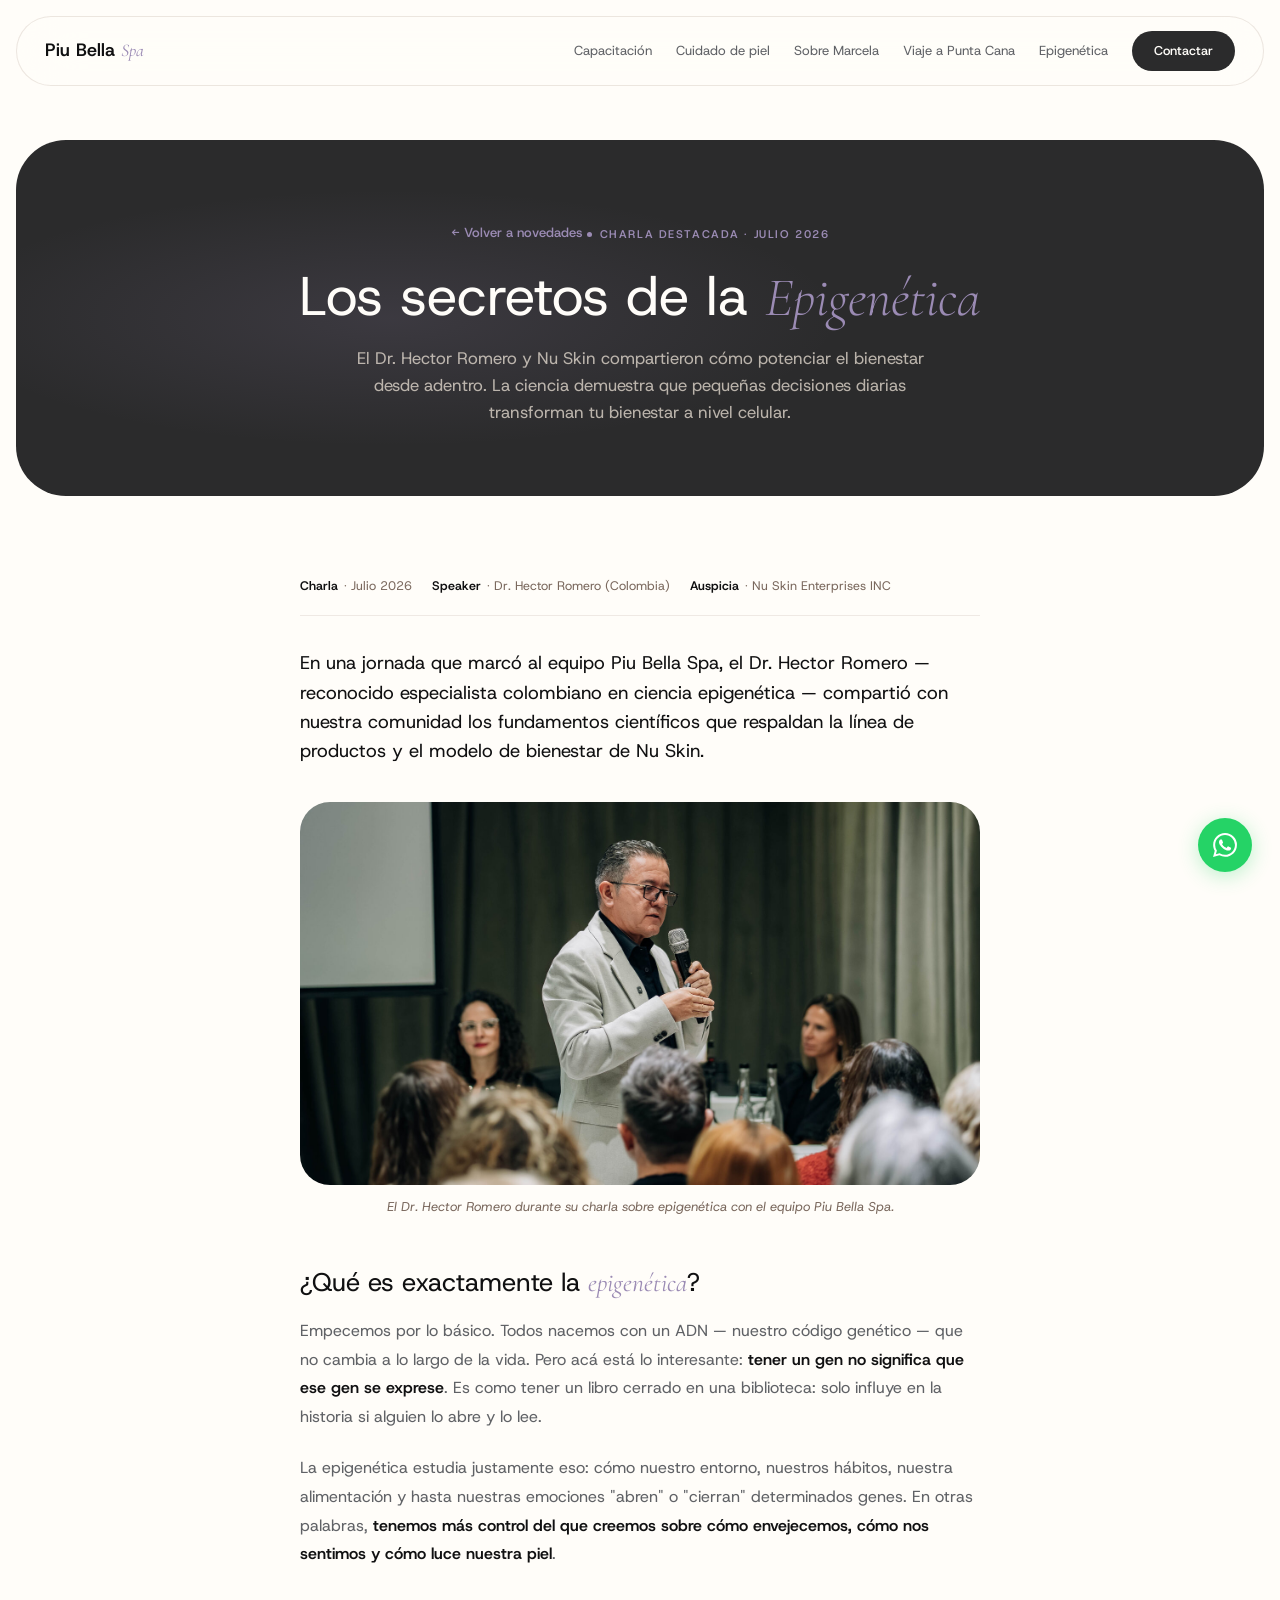
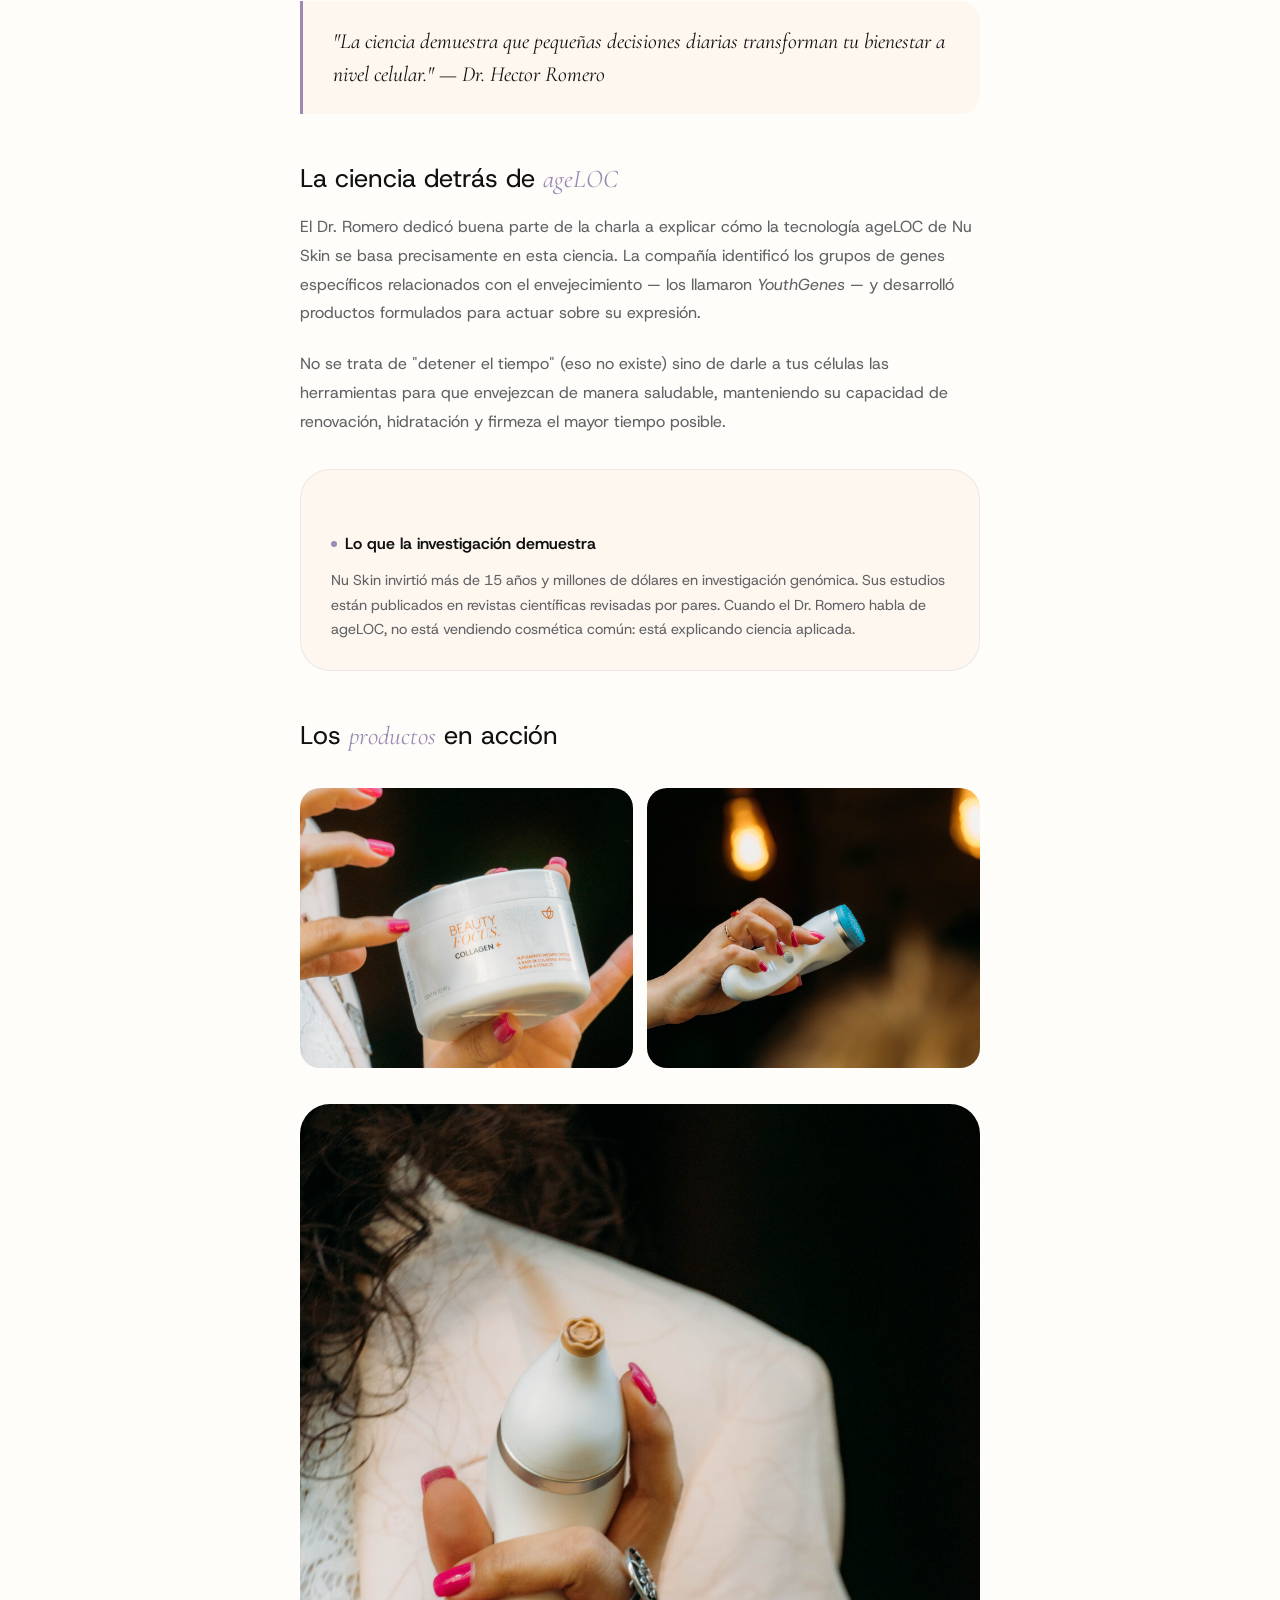
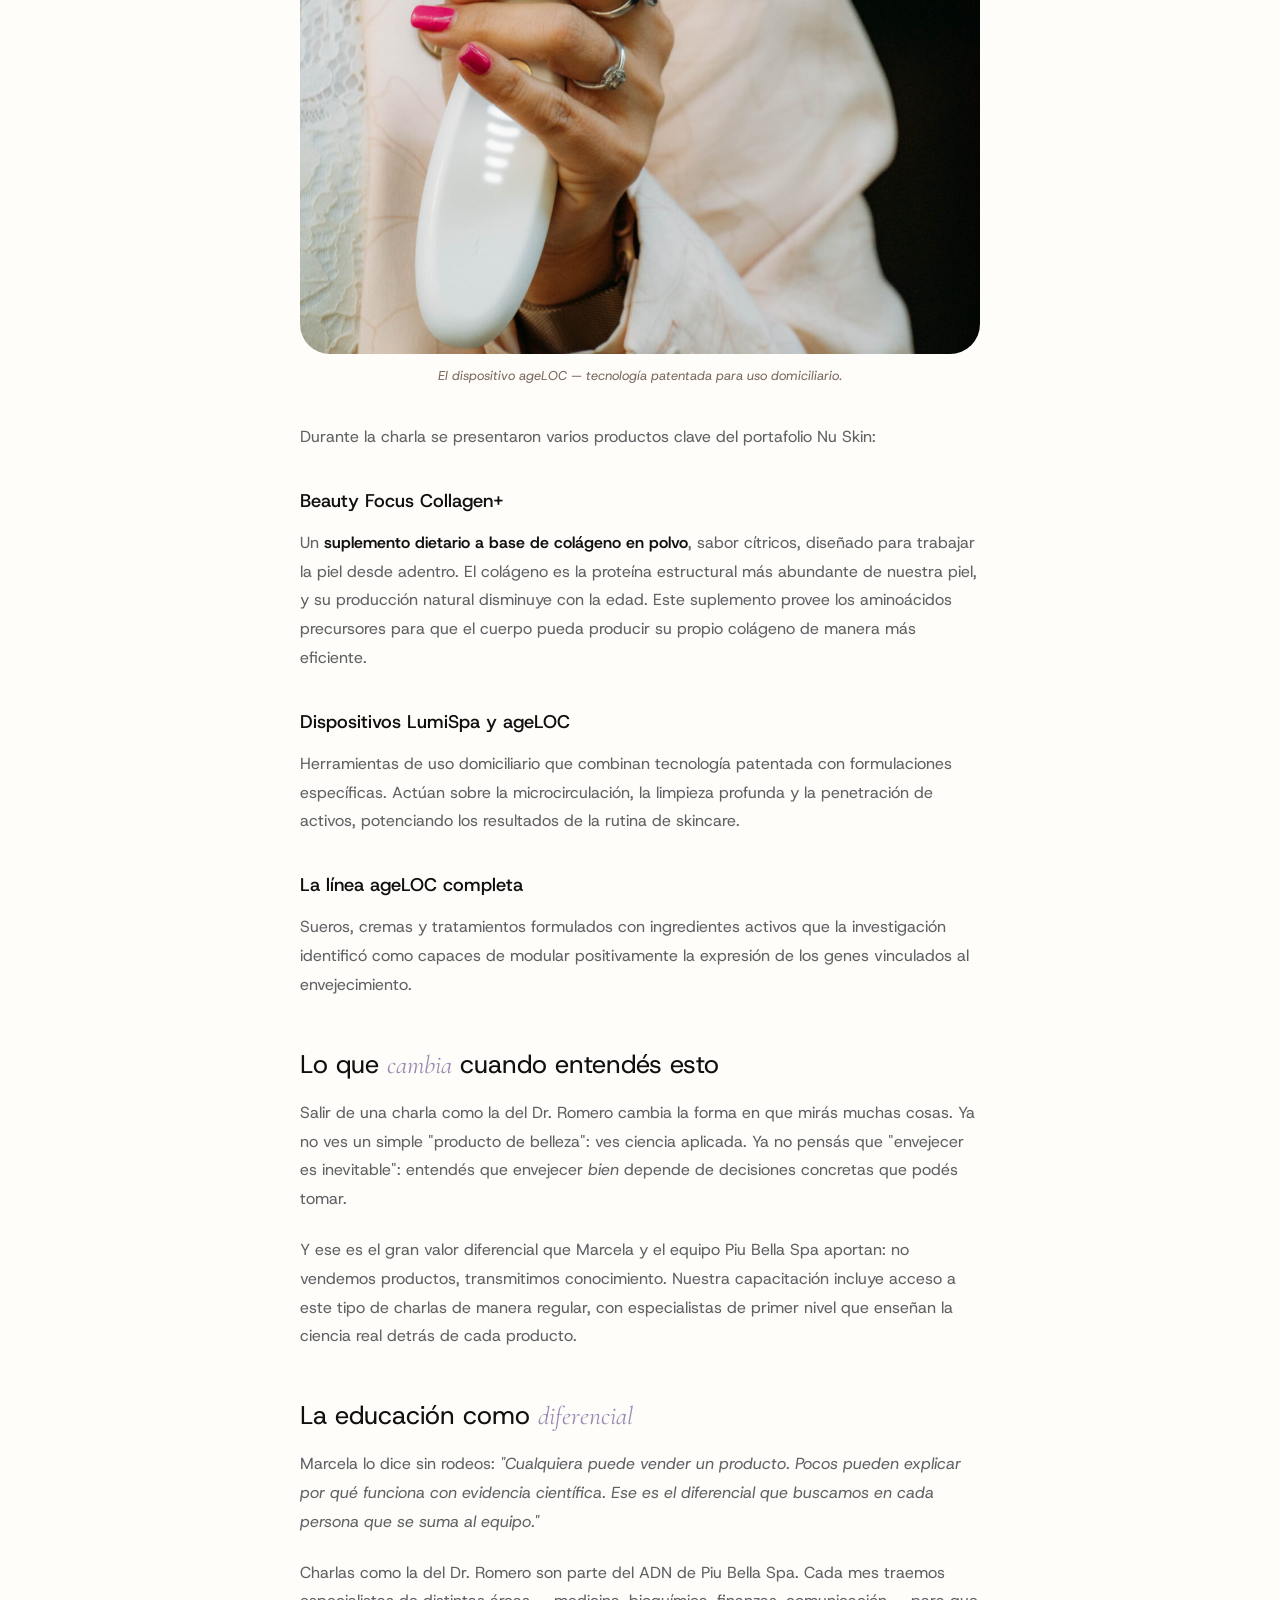
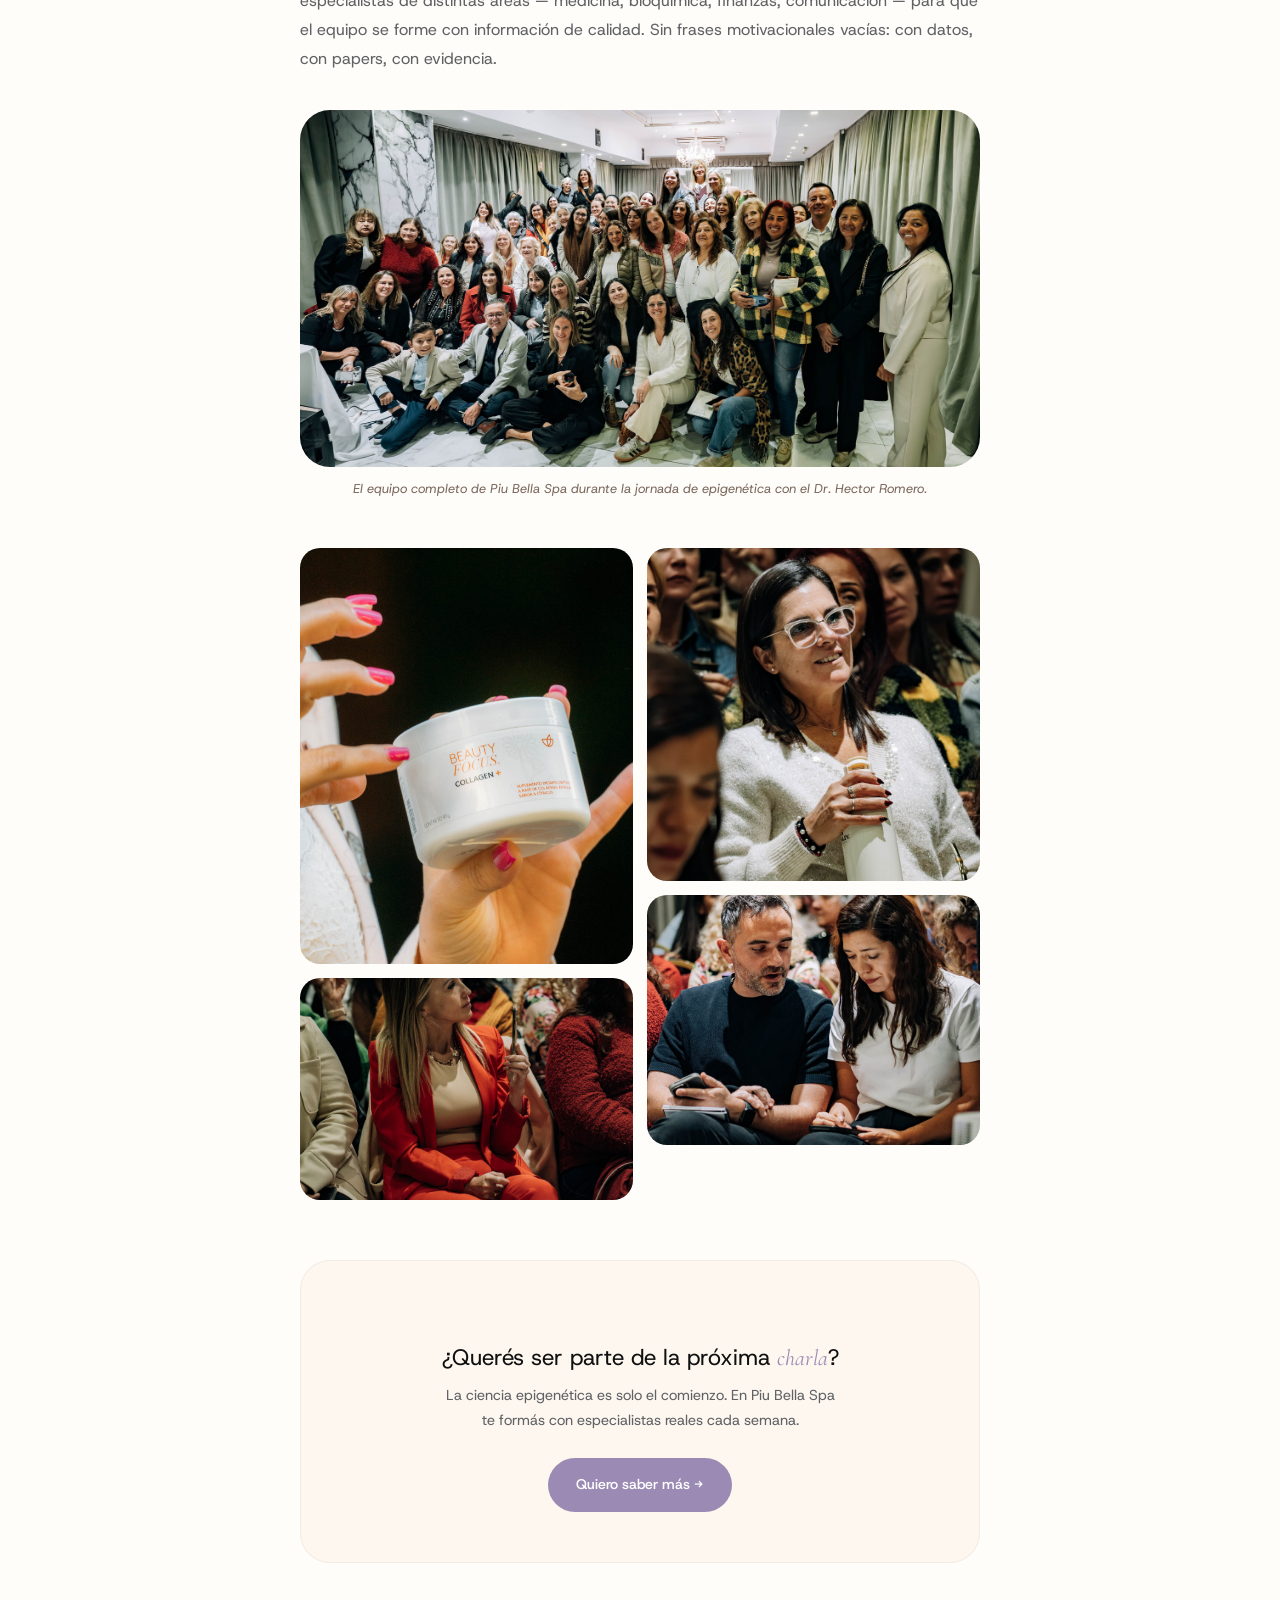
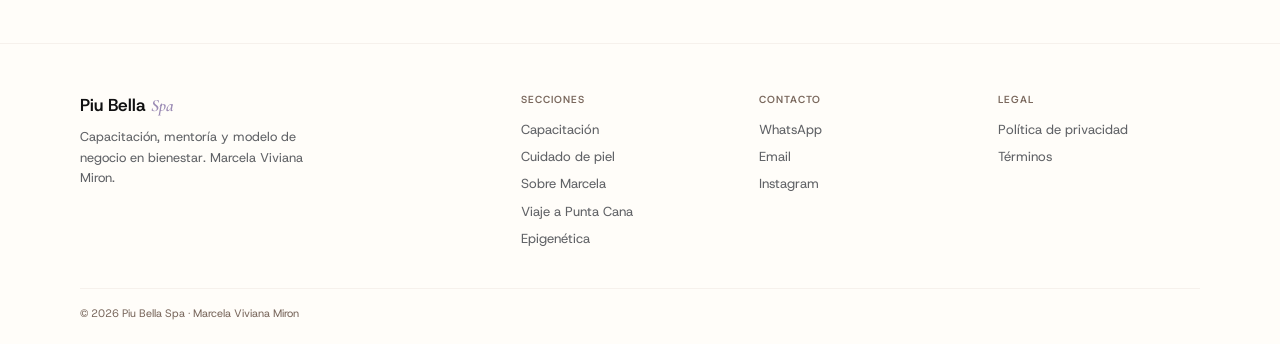
<file: paginas/epigenetica.html>
<!DOCTYPE html>
<html lang="es">
<head>
<meta charset="UTF-8">
<meta name="viewport" content="width=device-width, initial-scale=1.0">
<title>Epigenética con Dr. Hector Romero — Piu Bella Spa</title>
<meta name="description" content="El Dr. Hector Romero y Nu Skin compartieron los secretos de la epigenética. Cómo pequeñas decisiones diarias transforman tu bienestar a nivel celular.">
<link rel="preconnect" href="https://fonts.googleapis.com">
<link rel="preconnect" href="https://fonts.gstatic.com" crossorigin>
<link href="https://fonts.googleapis.com/css2?family=Host+Grotesk:ital,wght@0,300..800;1,300..800&family=Cormorant+Garamond:ital,wght@0,300;0,400;0,500;0,600;1,300;1,400&display=swap" rel="stylesheet">
<link rel="stylesheet" href="../styles.css">
</head>
<body>
<div class="scroll-progress" id="sp"></div>

<a href="https://wa.me/5491162652028?text=Quiero%20saber%20más%20sobre%20la%20charla%20de%20epigenética" class="wa-float" target="_blank" rel="noopener" aria-label="WhatsApp">
<svg viewBox="0 0 24 24" fill="currentColor"><path d="M17.472 14.382c-.297-.149-1.758-.867-2.03-.967-.273-.099-.471-.148-.67.15-.197.297-.767.966-.94 1.164-.173.199-.347.223-.644.075-.297-.15-1.255-.463-2.39-1.475-.883-.788-1.48-1.761-1.653-2.059-.173-.297-.018-.458.13-.606.134-.133.298-.347.446-.52.149-.174.198-.298.298-.497.099-.198.05-.371-.025-.52-.075-.149-.669-1.612-.916-2.207-.242-.579-.487-.5-.669-.51-.173-.008-.371-.01-.57-.01-.198 0-.52.074-.792.372-.272.297-1.04 1.016-1.04 2.479 0 1.462 1.065 2.875 1.213 3.074.149.198 2.096 3.2 5.077 4.487.709.306 1.262.489 1.694.625.712.227 1.36.195 1.871.118.571-.085 1.758-.719 2.006-1.413.248-.694.248-1.289.173-1.413-.074-.124-.272-.198-.57-.347m-5.421 7.403h-.004a9.87 9.87 0 01-5.031-1.378l-.361-.214-3.741.982.998-3.648-.235-.374a9.86 9.86 0 01-1.51-5.26c.001-5.45 4.436-9.884 9.888-9.884 2.64 0 5.122 1.03 6.988 2.898a9.825 9.825 0 012.893 6.994c-.003 5.45-4.437 9.884-9.885 9.884m8.413-18.297A11.815 11.815 0 0012.05 0C5.495 0 .16 5.335.157 11.892c0 2.096.547 4.142 1.588 5.945L.057 24l6.305-1.654a11.882 11.882 0 005.683 1.448h.005c6.554 0 11.89-5.335 11.893-11.893a11.821 11.821 0 00-3.48-8.413z"/></svg>
</a>

<nav class="nav" id="mainNav">
<div class="nav-inner">
<a href="../index.html" class="nav-logo">Piu Bella <span>Spa</span></a>
<button class="mob-tog" id="mt" aria-label="Menú"><span></span><span></span><span></span></button>
<div class="nav-links" id="nl">
<a href="capacitacion.html">Capacitación</a>
<a href="cuidado-piel.html">Cuidado de piel</a>
<a href="marcela.html">Sobre Marcela</a>
<a href="puntacana.html">Viaje a Punta Cana</a>
<a href="epigenetica.html">Epigenética</a>
<a href="../index.html#contacto" class="nav-cta">Contactar</a>
</div>
</div>
</nav>

<!-- PAGE HERO -->
<section class="page-hero">
<div class="page-hero-wrap rv">
<div class="page-hero-content">
<a href="../index.html#noticias" class="back-link">← Volver a novedades</a>
<span class="page-hero-eyebrow"><span class="dot"></span> Charla destacada · Julio 2026</span>
<h1>Los secretos de la <em>Epigenética</em></h1>
<p class="lead">El Dr. Hector Romero y Nu Skin compartieron cómo potenciar el bienestar desde adentro. La ciencia demuestra que pequeñas decisiones diarias transforman tu bienestar a nivel celular.</p>
</div>
</div>
</section>

<!-- ARTICLE -->
<section class="article">
<div class="article-wrap">

<div class="article-meta rv">
<span class="article-meta-item"><strong>Charla</strong> · Julio 2026</span>
<span class="article-meta-item"><strong>Speaker</strong> · Dr. Hector Romero (Colombia)</span>
<span class="article-meta-item"><strong>Auspicia</strong> · Nu Skin Enterprises INC</span>
</div>

<div class="article-content rv">

<p class="lead-p">En una jornada que marcó al equipo Piu Bella Spa, el Dr. Hector Romero — reconocido especialista colombiano en ciencia epigenética — compartió con nuestra comunidad los fundamentos científicos que respaldan la línea de productos y el modelo de bienestar de Nu Skin.</p>

<figure class="article-figure">
<img src="../img/noticias/dr-hector-romero.jpg" alt="Dr. Hector Romero durante la charla de Epigenética">
<figcaption>El Dr. Hector Romero durante su charla sobre epigenética con el equipo Piu Bella Spa.</figcaption>
</figure>

<h2>¿Qué es exactamente la <em>epigenética</em>?</h2>

<p>Empecemos por lo básico. Todos nacemos con un ADN — nuestro código genético — que no cambia a lo largo de la vida. Pero acá está lo interesante: <strong>tener un gen no significa que ese gen se exprese</strong>. Es como tener un libro cerrado en una biblioteca: solo influye en la historia si alguien lo abre y lo lee.</p>

<p>La epigenética estudia justamente eso: cómo nuestro entorno, nuestros hábitos, nuestra alimentación y hasta nuestras emociones "abren" o "cierran" determinados genes. En otras palabras, <strong>tenemos más control del que creemos sobre cómo envejecemos, cómo nos sentimos y cómo luce nuestra piel</strong>.</p>

<blockquote>"La ciencia demuestra que pequeñas decisiones diarias transforman tu bienestar a nivel celular." — Dr. Hector Romero</blockquote>

<h2>La ciencia detrás de <em>ageLOC</em></h2>

<p>El Dr. Romero dedicó buena parte de la charla a explicar cómo la tecnología ageLOC de Nu Skin se basa precisamente en esta ciencia. La compañía identificó los grupos de genes específicos relacionados con el envejecimiento — los llamaron <em>YouthGenes</em> — y desarrolló productos formulados para actuar sobre su expresión.</p>

<p>No se trata de "detener el tiempo" (eso no existe) sino de darle a tus células las herramientas para que envejezcan de manera saludable, manteniendo su capacidad de renovación, hidratación y firmeza el mayor tiempo posible.</p>

<div class="article-highlight">
<h3>Lo que la investigación demuestra</h3>
<p>Nu Skin invirtió más de 15 años y millones de dólares en investigación genómica. Sus estudios están publicados en revistas científicas revisadas por pares. Cuando el Dr. Romero habla de ageLOC, no está vendiendo cosmética común: está explicando ciencia aplicada.</p>
</div>

<h2>Los <em>productos</em> en acción</h2>

<div class="article-gallery">
<img src="../img/noticias/charla-epigenetica-1.jpg" alt="Beauty Focus Collagen+ presentado en la charla">
<img src="../img/noticias/charla-epigenetica-2.jpg" alt="Dispositivo LumiSpa presentado en la charla">
</div>

<figure class="article-figure">
<img src="../img/noticias/charla-epigenetica-3.jpg" alt="Dispositivo ageLOC presentado durante la jornada">
<figcaption>El dispositivo ageLOC — tecnología patentada para uso domiciliario.</figcaption>
</figure>

<p>Durante la charla se presentaron varios productos clave del portafolio Nu Skin:</p>

<h3>Beauty Focus Collagen+</h3>
<p>Un <strong>suplemento dietario a base de colágeno en polvo</strong>, sabor cítricos, diseñado para trabajar la piel desde adentro. El colágeno es la proteína estructural más abundante de nuestra piel, y su producción natural disminuye con la edad. Este suplemento provee los aminoácidos precursores para que el cuerpo pueda producir su propio colágeno de manera más eficiente.</p>

<h3>Dispositivos LumiSpa y ageLOC</h3>
<p>Herramientas de uso domiciliario que combinan tecnología patentada con formulaciones específicas. Actúan sobre la microcirculación, la limpieza profunda y la penetración de activos, potenciando los resultados de la rutina de skincare.</p>

<h3>La línea ageLOC completa</h3>
<p>Sueros, cremas y tratamientos formulados con ingredientes activos que la investigación identificó como capaces de modular positivamente la expresión de los genes vinculados al envejecimiento.</p>

<h2>Lo que <em>cambia</em> cuando entendés esto</h2>

<p>Salir de una charla como la del Dr. Romero cambia la forma en que mirás muchas cosas. Ya no ves un simple "producto de belleza": ves ciencia aplicada. Ya no pensás que "envejecer es inevitable": entendés que envejecer <em>bien</em> depende de decisiones concretas que podés tomar.</p>

<p>Y ese es el gran valor diferencial que Marcela y el equipo Piu Bella Spa aportan: no vendemos productos, transmitimos conocimiento. Nuestra capacitación incluye acceso a este tipo de charlas de manera regular, con especialistas de primer nivel que enseñan la ciencia real detrás de cada producto.</p>

<h2>La educación como <em>diferencial</em></h2>

<p>Marcela lo dice sin rodeos: <em>"Cualquiera puede vender un producto. Pocos pueden explicar por qué funciona con evidencia científica. Ese es el diferencial que buscamos en cada persona que se suma al equipo."</em></p>

<p>Charlas como la del Dr. Romero son parte del ADN de Piu Bella Spa. Cada mes traemos especialistas de distintas áreas — medicina, bioquímica, finanzas, comunicación — para que el equipo se forme con información de calidad. Sin frases motivacionales vacías: con datos, con papers, con evidencia.</p>

<figure class="article-figure">
<img src="../img/equipo/equipo-completo.jpg" alt="Equipo completo de Piu Bella Spa en la jornada del Dr. Hector Romero">
<figcaption>El equipo completo de Piu Bella Spa durante la jornada de epigenética con el Dr. Hector Romero.</figcaption>
</figure>

<div class="masonry-gallery rv">
<div class="mg-item"><img src="../img/noticias/charla-epigenetica-1.jpg" alt="Piu Bella Spa" loading="lazy"><div class="mg-overlay"><span>Piu Bella Spa</span></div></div>
<div class="mg-item"><img src="../img/equipo/equipo-1.jpg" alt="Equipo en acción" loading="lazy"><div class="mg-overlay"><span>Equipo en acción</span></div></div>
<div class="mg-item"><img src="../img/equipo/equipo-2.jpg" alt="Nuestro equipo" loading="lazy"><div class="mg-overlay"><span>Nuestro equipo</span></div></div>
<div class="mg-item"><img src="../img/equipo/equipo-3.jpg" alt="Momentos especiales" loading="lazy"><div class="mg-overlay"><span>Momentos especiales</span></div></div>
</div>

<div class="article-cta">
<h3>¿Querés ser parte de la próxima <em>charla</em>?</h3>
<p>La ciencia epigenética es solo el comienzo. En Piu Bella Spa te formás con especialistas reales cada semana.</p>
<a href="https://wa.me/5491162652028?text=Quiero%20saber%20más%20sobre%20las%20próximas%20charlas" class="btn-accent" target="_blank" rel="noopener">Quiero saber más →</a>
</div>

</div>
</div>
</section>

<!-- FOOTER -->
<footer class="footer">
<div class="container">
<div class="foot-grid">
<div><div class="foot-brand">Piu Bella <span>Spa</span></div><p class="foot-tag">Capacitación, mentoría y modelo de negocio en bienestar. Marcela Viviana Miron.</p></div>
<div class="foot-col"><div class="foot-col-t">Secciones</div><a href="capacitacion.html">Capacitación</a><a href="cuidado-piel.html">Cuidado de piel</a><a href="marcela.html">Sobre Marcela</a><a href="puntacana.html">Viaje a Punta Cana</a><a href="epigenetica.html">Epigenética</a></div>
<div class="foot-col"><div class="foot-col-t">Contacto</div><a href="https://wa.me/5491162652028" target="_blank" rel="noopener">WhatsApp</a><a href="mailto:contacto@piubellaspa.com">Email</a><a href="https://instagram.com/piubellaspa" target="_blank" rel="noopener">Instagram</a></div>
<div class="foot-col"><div class="foot-col-t">Legal</div><a href="#">Política de privacidad</a><a href="#">Términos</a></div>
</div>
<div class="foot-bot"><span class="foot-copy">© 2026 Piu Bella Spa · Marcela Viviana Miron</span></div>
</div>
</footer>

<script src="../main.js"></script>
</body>
</html>
</file>
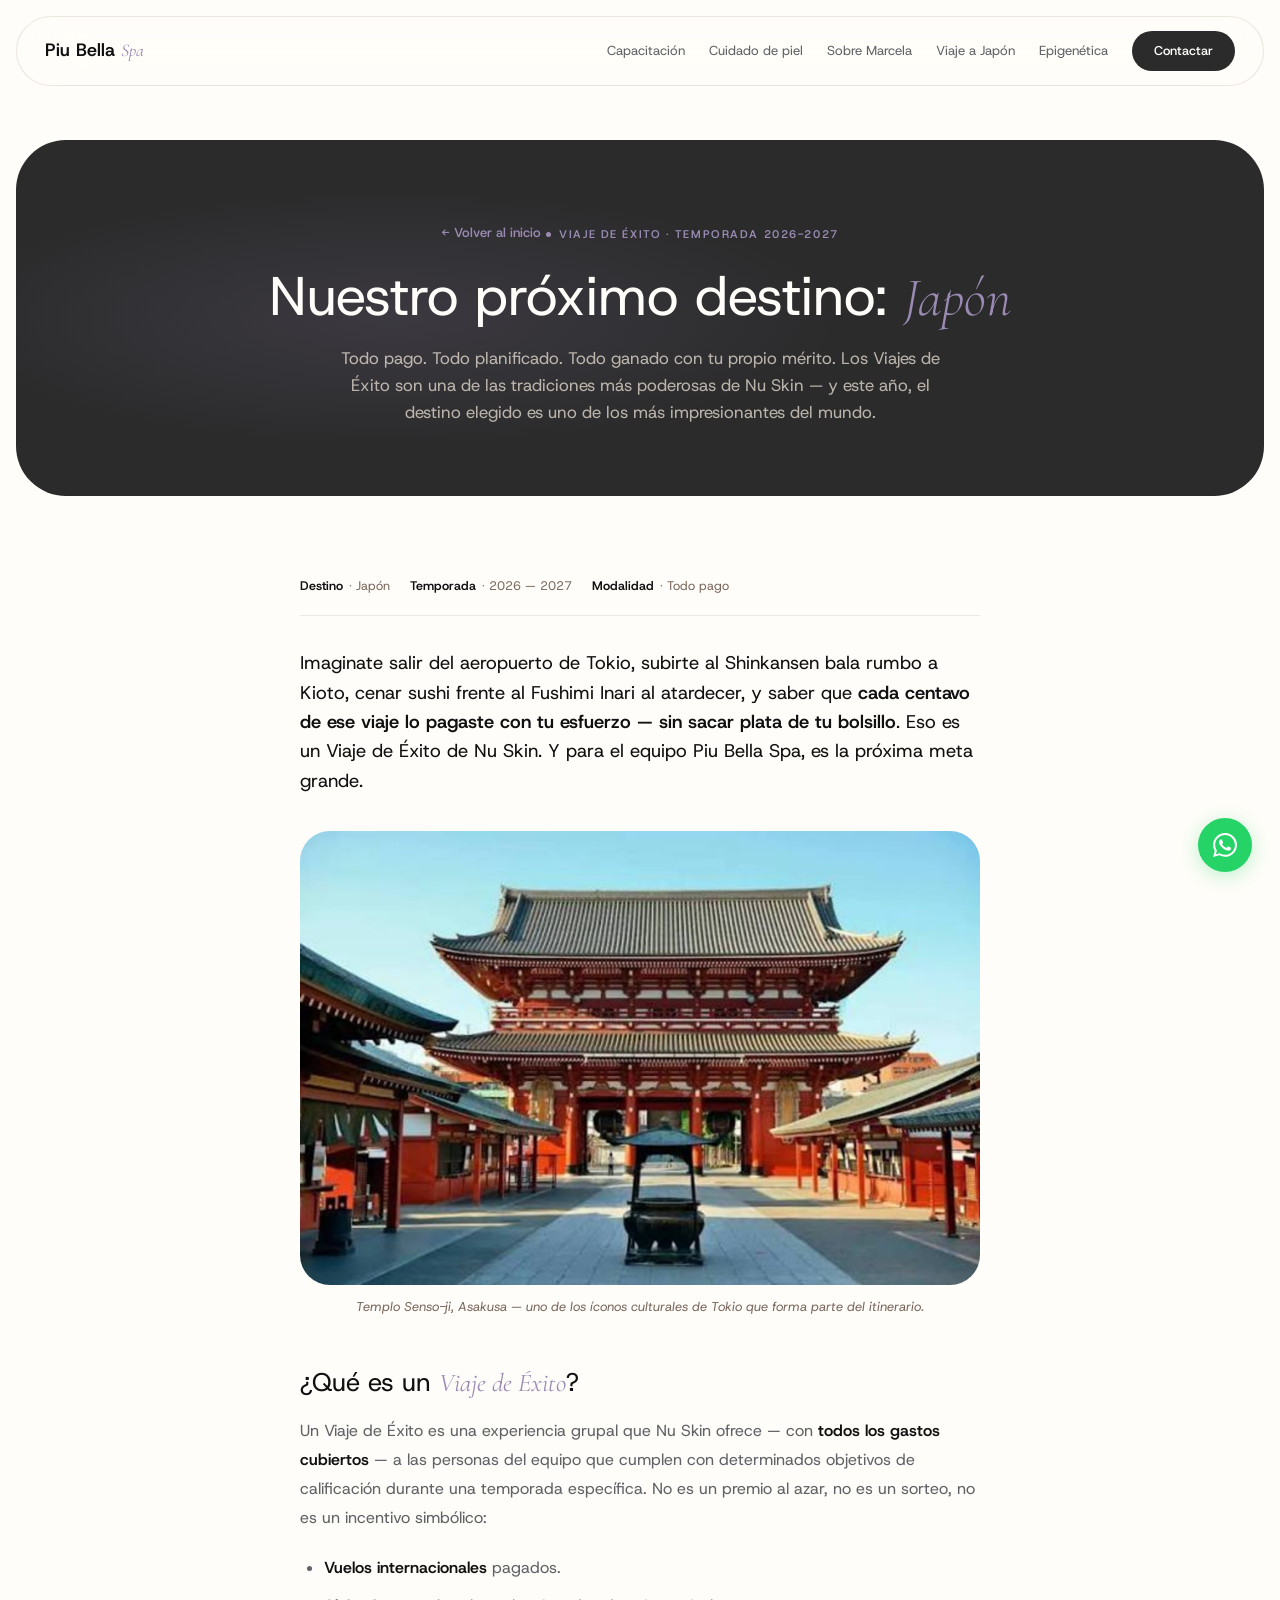
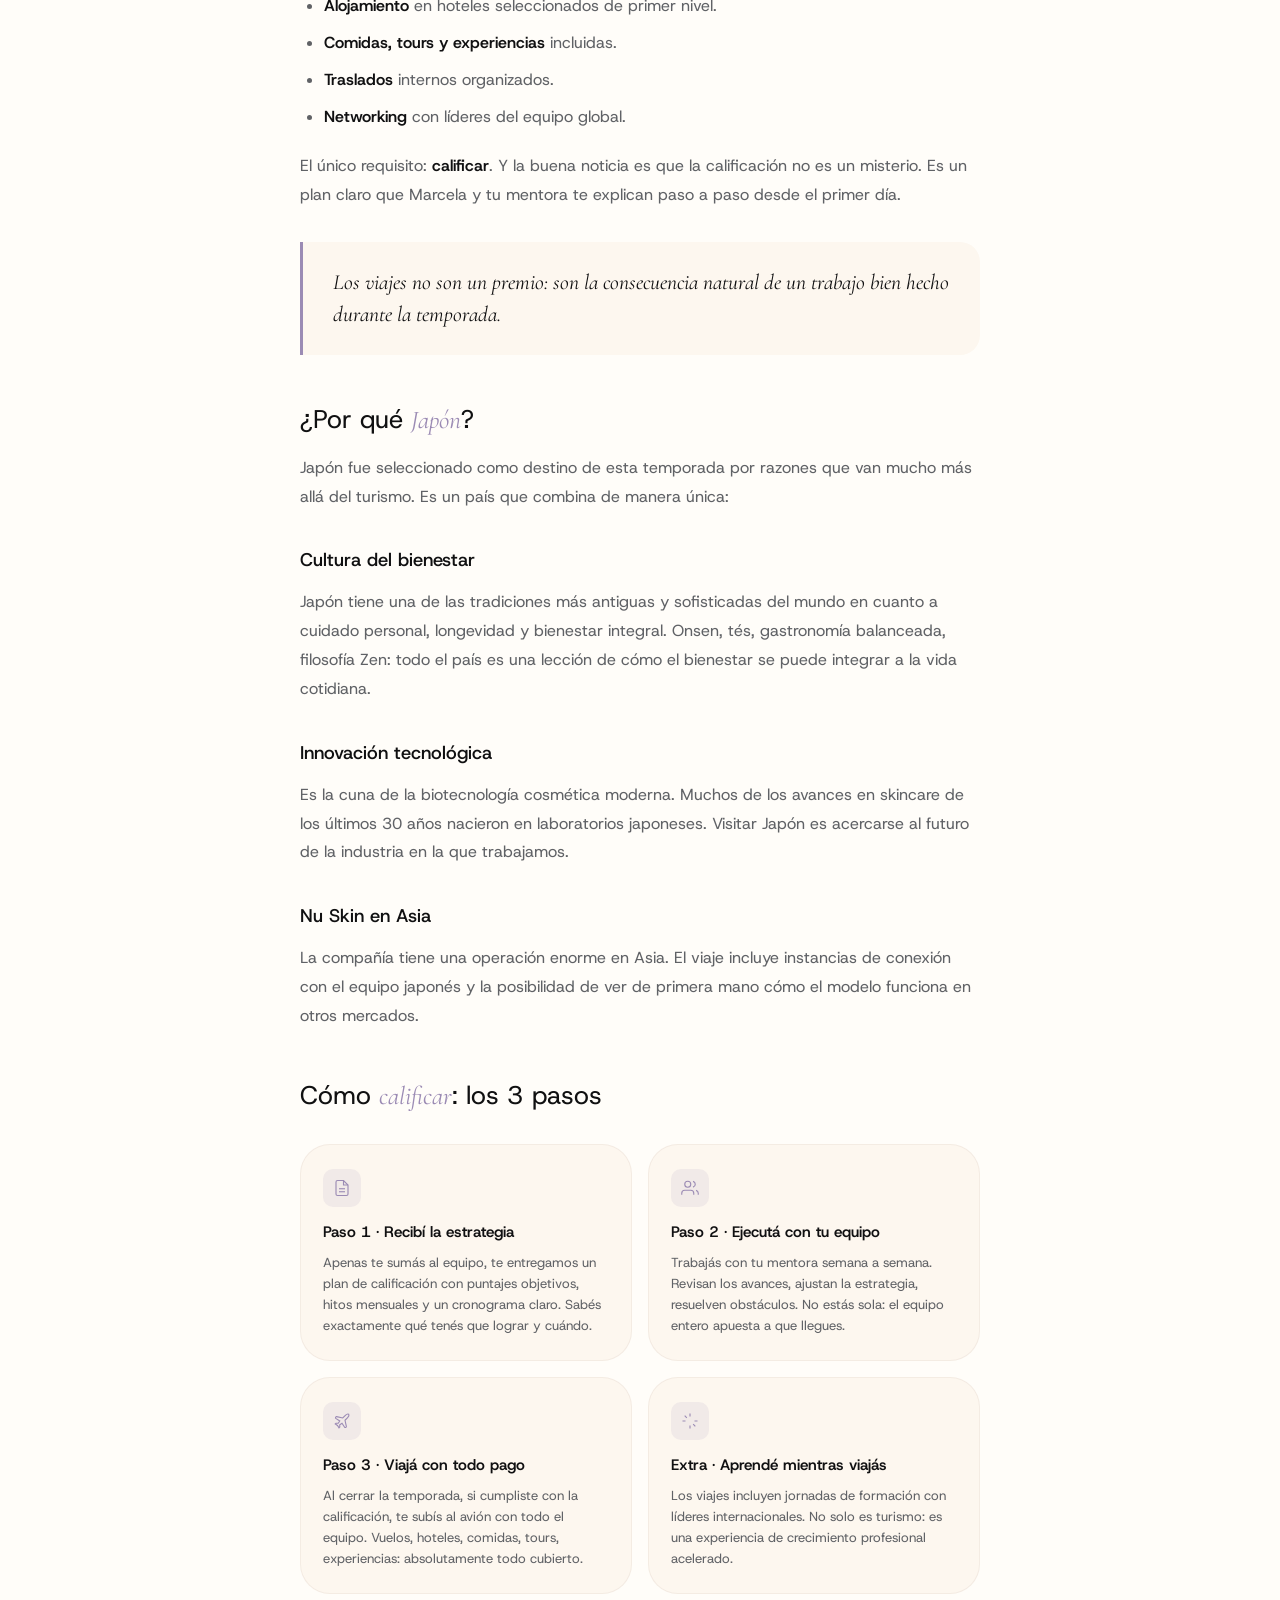
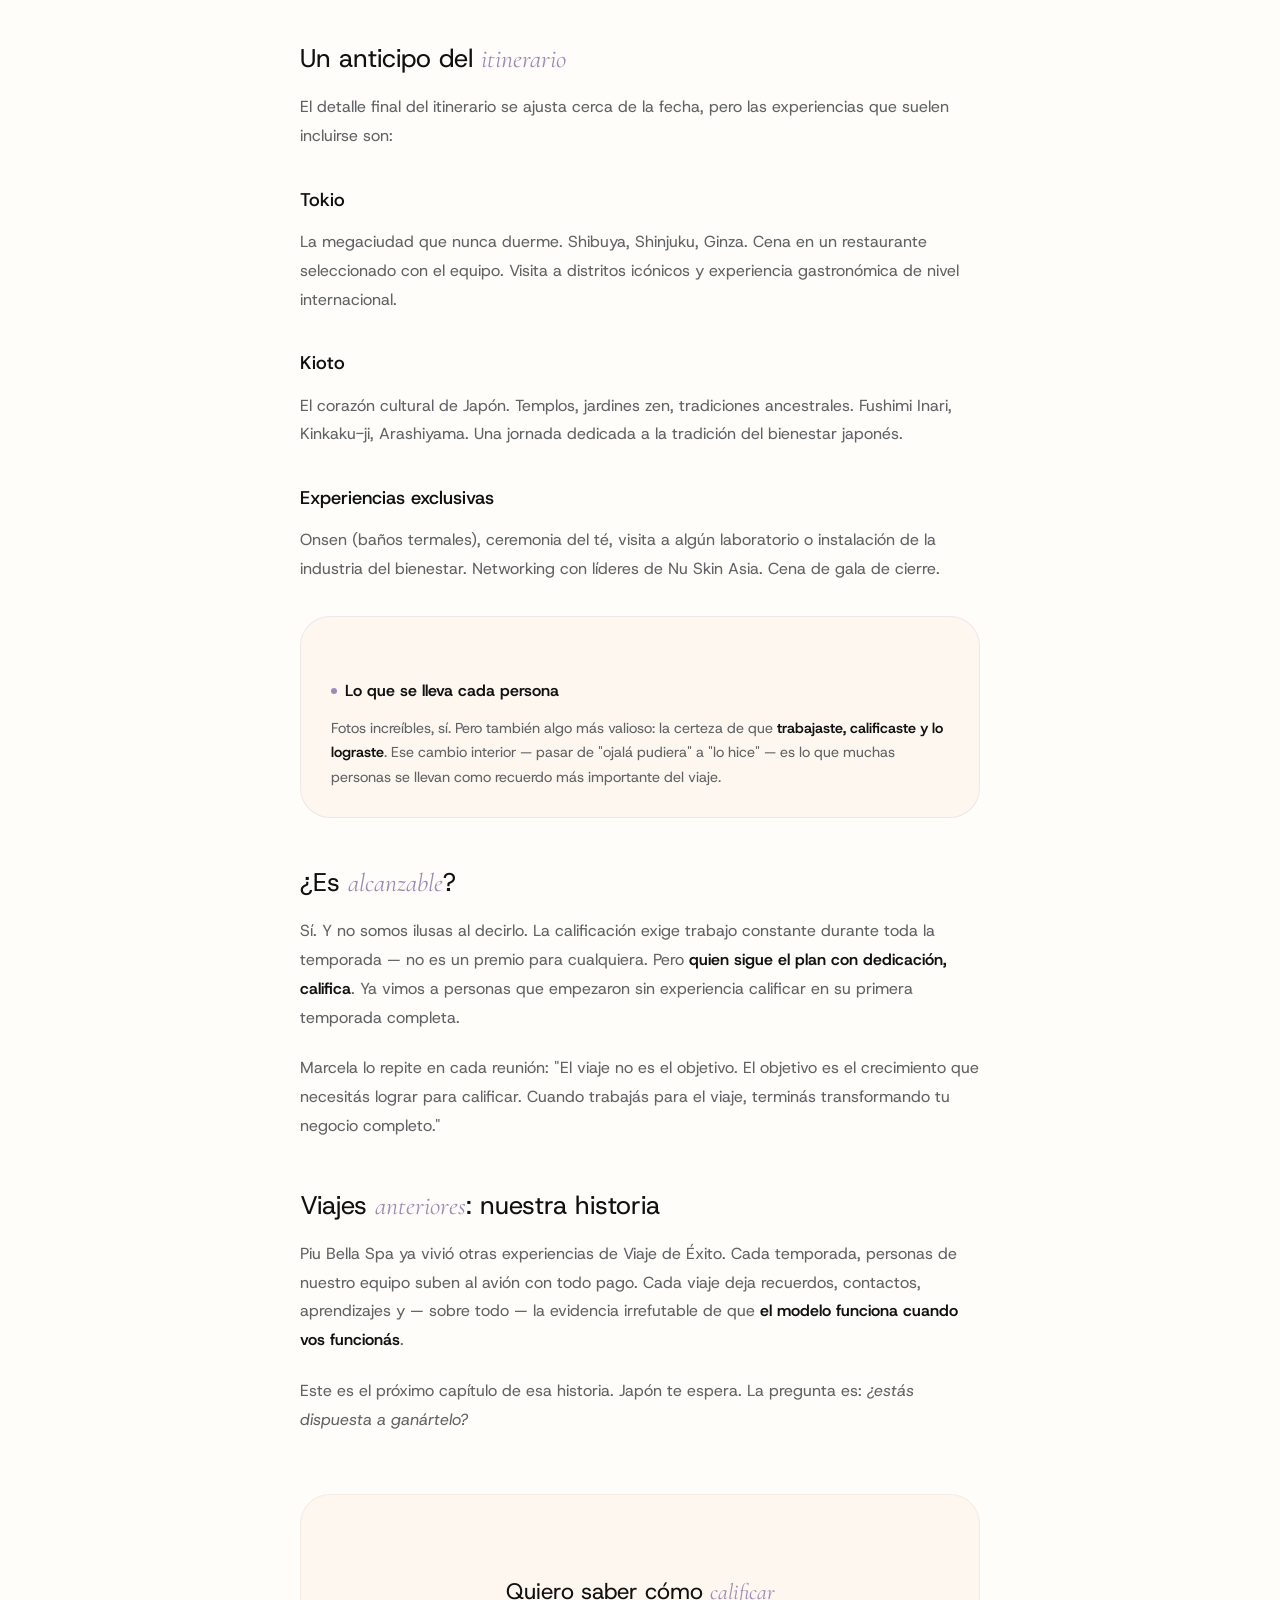
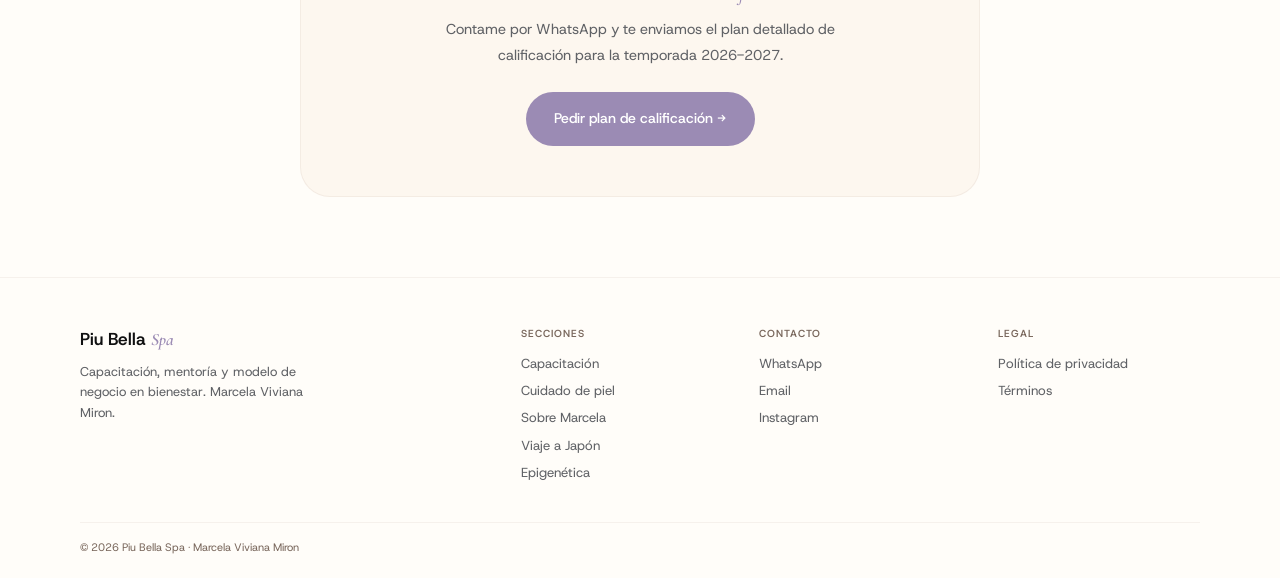
<file: paginas/japon.html>
<!DOCTYPE html>
<html lang="es">
<head>
<meta charset="UTF-8">
<meta name="viewport" content="width=device-width, initial-scale=1.0">
<title>Viaje de Éxito a Japón — Piu Bella Spa</title>
<meta name="description" content="El próximo Viaje de Éxito de Piu Bella Spa es a Japón. Todo pago, todo planificado. Descubrí cómo calificar en la temporada 2026-2027.">
<link rel="preconnect" href="https://fonts.googleapis.com">
<link rel="preconnect" href="https://fonts.gstatic.com" crossorigin>
<link href="https://fonts.googleapis.com/css2?family=Host+Grotesk:ital,wght@0,300..800;1,300..800&family=Cormorant+Garamond:ital,wght@0,300;0,400;0,500;0,600;1,300;1,400&display=swap" rel="stylesheet">
<link rel="stylesheet" href="../styles.css">
</head>
<body>
<div class="scroll-progress" id="sp"></div>

<a href="https://wa.me/5491100000000?text=Quiero%20saber%20cómo%20calificar%20al%20viaje%20a%20Japón" class="wa-float" target="_blank" rel="noopener" aria-label="WhatsApp">
<svg viewBox="0 0 24 24" fill="currentColor"><path d="M17.472 14.382c-.297-.149-1.758-.867-2.03-.967-.273-.099-.471-.148-.67.15-.197.297-.767.966-.94 1.164-.173.199-.347.223-.644.075-.297-.15-1.255-.463-2.39-1.475-.883-.788-1.48-1.761-1.653-2.059-.173-.297-.018-.458.13-.606.134-.133.298-.347.446-.52.149-.174.198-.298.298-.497.099-.198.05-.371-.025-.52-.075-.149-.669-1.612-.916-2.207-.242-.579-.487-.5-.669-.51-.173-.008-.371-.01-.57-.01-.198 0-.52.074-.792.372-.272.297-1.04 1.016-1.04 2.479 0 1.462 1.065 2.875 1.213 3.074.149.198 2.096 3.2 5.077 4.487.709.306 1.262.489 1.694.625.712.227 1.36.195 1.871.118.571-.085 1.758-.719 2.006-1.413.248-.694.248-1.289.173-1.413-.074-.124-.272-.198-.57-.347m-5.421 7.403h-.004a9.87 9.87 0 01-5.031-1.378l-.361-.214-3.741.982.998-3.648-.235-.374a9.86 9.86 0 01-1.51-5.26c.001-5.45 4.436-9.884 9.888-9.884 2.64 0 5.122 1.03 6.988 2.898a9.825 9.825 0 012.893 6.994c-.003 5.45-4.437 9.884-9.885 9.884m8.413-18.297A11.815 11.815 0 0012.05 0C5.495 0 .16 5.335.157 11.892c0 2.096.547 4.142 1.588 5.945L.057 24l6.305-1.654a11.882 11.882 0 005.683 1.448h.005c6.554 0 11.89-5.335 11.893-11.893a11.821 11.821 0 00-3.48-8.413z"/></svg>
</a>

<nav class="nav" id="mainNav">
<div class="nav-inner">
<a href="../index.html" class="nav-logo">Piu Bella <span>Spa</span></a>
<button class="mob-tog" id="mt" aria-label="Menú"><span></span><span></span><span></span></button>
<div class="nav-links" id="nl">
<a href="capacitacion.html">Capacitación</a>
<a href="cuidado-piel.html">Cuidado de piel</a>
<a href="marcela.html">Sobre Marcela</a>
<a href="japon.html">Viaje a Japón</a>
<a href="epigenetica.html">Epigenética</a>
<a href="../index.html#contacto" class="nav-cta">Contactar</a>
</div>
</div>
</nav>

<section class="page-hero">
<div class="page-hero-wrap rv">
<div class="page-hero-content">
<a href="../index.html#viajes" class="back-link">← Volver al inicio</a>
<span class="page-hero-eyebrow"><span class="dot"></span> Viaje de Éxito · Temporada 2026-2027</span>
<h1>Nuestro próximo destino: <em>Japón</em></h1>
<p class="lead">Todo pago. Todo planificado. Todo ganado con tu propio mérito. Los Viajes de Éxito son una de las tradiciones más poderosas de Nu Skin — y este año, el destino elegido es uno de los más impresionantes del mundo.</p>
</div>
</div>
</section>

<section class="article">
<div class="article-wrap">

<div class="article-meta rv">
<span class="article-meta-item"><strong>Destino</strong> · Japón</span>
<span class="article-meta-item"><strong>Temporada</strong> · 2026 — 2027</span>
<span class="article-meta-item"><strong>Modalidad</strong> · Todo pago</span>
</div>

<div class="article-content rv">

<p class="lead-p">Imaginate salir del aeropuerto de Tokio, subirte al Shinkansen bala rumbo a Kioto, cenar sushi frente al Fushimi Inari al atardecer, y saber que <strong>cada centavo de ese viaje lo pagaste con tu esfuerzo — sin sacar plata de tu bolsillo</strong>. Eso es un Viaje de Éxito de Nu Skin. Y para el equipo Piu Bella Spa, es la próxima meta grande.</p>

<figure class="article-figure">
<img src="../img/viajes/japon-hero.jpg" alt="Templo Senso-ji en Tokio, Japón">
<figcaption>Templo Senso-ji, Asakusa — uno de los íconos culturales de Tokio que forma parte del itinerario.</figcaption>
</figure>

<h2>¿Qué es un <em>Viaje de Éxito</em>?</h2>

<p>Un Viaje de Éxito es una experiencia grupal que Nu Skin ofrece — con <strong>todos los gastos cubiertos</strong> — a las personas del equipo que cumplen con determinados objetivos de calificación durante una temporada específica. No es un premio al azar, no es un sorteo, no es un incentivo simbólico:</p>

<ul>
<li><strong>Vuelos internacionales</strong> pagados.</li>
<li><strong>Alojamiento</strong> en hoteles seleccionados de primer nivel.</li>
<li><strong>Comidas, tours y experiencias</strong> incluidas.</li>
<li><strong>Traslados</strong> internos organizados.</li>
<li><strong>Networking</strong> con líderes del equipo global.</li>
</ul>

<p>El único requisito: <strong>calificar</strong>. Y la buena noticia es que la calificación no es un misterio. Es un plan claro que Marcela y tu mentora te explican paso a paso desde el primer día.</p>

<blockquote>Los viajes no son un premio: son la consecuencia natural de un trabajo bien hecho durante la temporada.</blockquote>

<h2>¿Por qué <em>Japón</em>?</h2>

<p>Japón fue seleccionado como destino de esta temporada por razones que van mucho más allá del turismo. Es un país que combina de manera única:</p>

<h3>Cultura del bienestar</h3>
<p>Japón tiene una de las tradiciones más antiguas y sofisticadas del mundo en cuanto a cuidado personal, longevidad y bienestar integral. Onsen, tés, gastronomía balanceada, filosofía Zen: todo el país es una lección de cómo el bienestar se puede integrar a la vida cotidiana.</p>

<h3>Innovación tecnológica</h3>
<p>Es la cuna de la biotecnología cosmética moderna. Muchos de los avances en skincare de los últimos 30 años nacieron en laboratorios japoneses. Visitar Japón es acercarse al futuro de la industria en la que trabajamos.</p>

<h3>Nu Skin en Asia</h3>
<p>La compañía tiene una operación enorme en Asia. El viaje incluye instancias de conexión con el equipo japonés y la posibilidad de ver de primera mano cómo el modelo funciona en otros mercados.</p>

<h2>Cómo <em>calificar</em>: los 3 pasos</h2>

<div class="trip-info-grid">

<div class="trip-info-card">
<div class="trip-info-icon"><svg viewBox="0 0 24 24" fill="none" stroke="currentColor" stroke-width="1.5"><path d="M14 2H6a2 2 0 00-2 2v16a2 2 0 002 2h12a2 2 0 002-2V8z"/><polyline points="14 2 14 8 20 8"/><line x1="16" y1="13" x2="8" y2="13"/><line x1="16" y1="17" x2="8" y2="17"/></svg></div>
<h4>Paso 1 · Recibí la estrategia</h4>
<p>Apenas te sumás al equipo, te entregamos un plan de calificación con puntajes objetivos, hitos mensuales y un cronograma claro. Sabés exactamente qué tenés que lograr y cuándo.</p>
</div>

<div class="trip-info-card">
<div class="trip-info-icon"><svg viewBox="0 0 24 24" fill="none" stroke="currentColor" stroke-width="1.5"><path d="M17 21v-2a4 4 0 00-4-4H5a4 4 0 00-4 4v2"/><circle cx="9" cy="7" r="4"/><path d="M23 21v-2a4 4 0 00-3-3.87M16 3.13a4 4 0 010 7.75"/></svg></div>
<h4>Paso 2 · Ejecutá con tu equipo</h4>
<p>Trabajás con tu mentora semana a semana. Revisan los avances, ajustan la estrategia, resuelven obstáculos. No estás sola: el equipo entero apuesta a que llegues.</p>
</div>

<div class="trip-info-card">
<div class="trip-info-icon"><svg viewBox="0 0 24 24" fill="none" stroke="currentColor" stroke-width="1.5"><path d="M17.8 19.2L16 11l3.5-3.5C21 6 21.5 4 21 3c-1-.5-3 0-4.5 1.5L13 8 4.8 6.2c-.5-.1-.9.1-1.1.5l-.3.5c-.2.5-.1 1 .3 1.3L9 12l-2 3H4l-1 1 3 2 2 3 1-1v-3l3-2 3.5 5.3c.3.4.8.5 1.3.3l.5-.2c.4-.3.6-.7.5-1.2z"/></svg></div>
<h4>Paso 3 · Viajá con todo pago</h4>
<p>Al cerrar la temporada, si cumpliste con la calificación, te subís al avión con todo el equipo. Vuelos, hoteles, comidas, tours, experiencias: absolutamente todo cubierto.</p>
</div>

<div class="trip-info-card">
<div class="trip-info-icon"><svg viewBox="0 0 24 24" fill="none" stroke="currentColor" stroke-width="1.5"><path d="M12 2v4M12 18v4M4.93 4.93l2.83 2.83M16.24 16.24l2.83 2.83M2 12h4M18 12h4"/></svg></div>
<h4>Extra · Aprendé mientras viajás</h4>
<p>Los viajes incluyen jornadas de formación con líderes internacionales. No solo es turismo: es una experiencia de crecimiento profesional acelerado.</p>
</div>

</div>

<h2>Un anticipo del <em>itinerario</em></h2>

<p>El detalle final del itinerario se ajusta cerca de la fecha, pero las experiencias que suelen incluirse son:</p>

<h3>Tokio</h3>
<p>La megaciudad que nunca duerme. Shibuya, Shinjuku, Ginza. Cena en un restaurante seleccionado con el equipo. Visita a distritos icónicos y experiencia gastronómica de nivel internacional.</p>

<h3>Kioto</h3>
<p>El corazón cultural de Japón. Templos, jardines zen, tradiciones ancestrales. Fushimi Inari, Kinkaku-ji, Arashiyama. Una jornada dedicada a la tradición del bienestar japonés.</p>

<h3>Experiencias exclusivas</h3>
<p>Onsen (baños termales), ceremonia del té, visita a algún laboratorio o instalación de la industria del bienestar. Networking con líderes de Nu Skin Asia. Cena de gala de cierre.</p>

<div class="article-highlight">
<h3>Lo que se lleva cada persona</h3>
<p>Fotos increíbles, sí. Pero también algo más valioso: la certeza de que <strong>trabajaste, calificaste y lo lograste</strong>. Ese cambio interior — pasar de "ojalá pudiera" a "lo hice" — es lo que muchas personas se llevan como recuerdo más importante del viaje.</p>
</div>

<h2>¿Es <em>alcanzable</em>?</h2>

<p>Sí. Y no somos ilusas al decirlo. La calificación exige trabajo constante durante toda la temporada — no es un premio para cualquiera. Pero <strong>quien sigue el plan con dedicación, califica</strong>. Ya vimos a personas que empezaron sin experiencia calificar en su primera temporada completa.</p>

<p>Marcela lo repite en cada reunión: "El viaje no es el objetivo. El objetivo es el crecimiento que necesitás lograr para calificar. Cuando trabajás para el viaje, terminás transformando tu negocio completo."</p>

<h2>Viajes <em>anteriores</em>: nuestra historia</h2>

<p>Piu Bella Spa ya vivió otras experiencias de Viaje de Éxito. Cada temporada, personas de nuestro equipo suben al avión con todo pago. Cada viaje deja recuerdos, contactos, aprendizajes y — sobre todo — la evidencia irrefutable de que <strong>el modelo funciona cuando vos funcionás</strong>.</p>

<p>Este es el próximo capítulo de esa historia. Japón te espera. La pregunta es: <em>¿estás dispuesta a ganártelo?</em></p>

<div class="article-cta">
<h3>Quiero saber cómo <em>calificar</em></h3>
<p>Contame por WhatsApp y te enviamos el plan detallado de calificación para la temporada 2026-2027.</p>
<a href="https://wa.me/5491100000000?text=Quiero%20saber%20cómo%20calificar%20al%20viaje%20a%20Japón" class="btn-accent" target="_blank" rel="noopener">Pedir plan de calificación →</a>
</div>

</div>
</div>
</section>

<footer class="footer">
<div class="container">
<div class="foot-grid">
<div><div class="foot-brand">Piu Bella <span>Spa</span></div><p class="foot-tag">Capacitación, mentoría y modelo de negocio en bienestar. Marcela Viviana Miron.</p></div>
<div class="foot-col"><div class="foot-col-t">Secciones</div><a href="capacitacion.html">Capacitación</a><a href="cuidado-piel.html">Cuidado de piel</a><a href="marcela.html">Sobre Marcela</a><a href="japon.html">Viaje a Japón</a><a href="epigenetica.html">Epigenética</a></div>
<div class="foot-col"><div class="foot-col-t">Contacto</div><a href="https://wa.me/5491100000000" target="_blank" rel="noopener">WhatsApp</a><a href="mailto:contacto@piubellaspa.com">Email</a><a href="https://instagram.com/piubellaspa" target="_blank" rel="noopener">Instagram</a></div>
<div class="foot-col"><div class="foot-col-t">Legal</div><a href="#">Política de privacidad</a><a href="#">Términos</a></div>
</div>
<div class="foot-bot"><span class="foot-copy">© 2026 Piu Bella Spa · Marcela Viviana Miron</span></div>
</div>
</footer>

<script src="../main.js"></script>
</body>
</html>
</file>
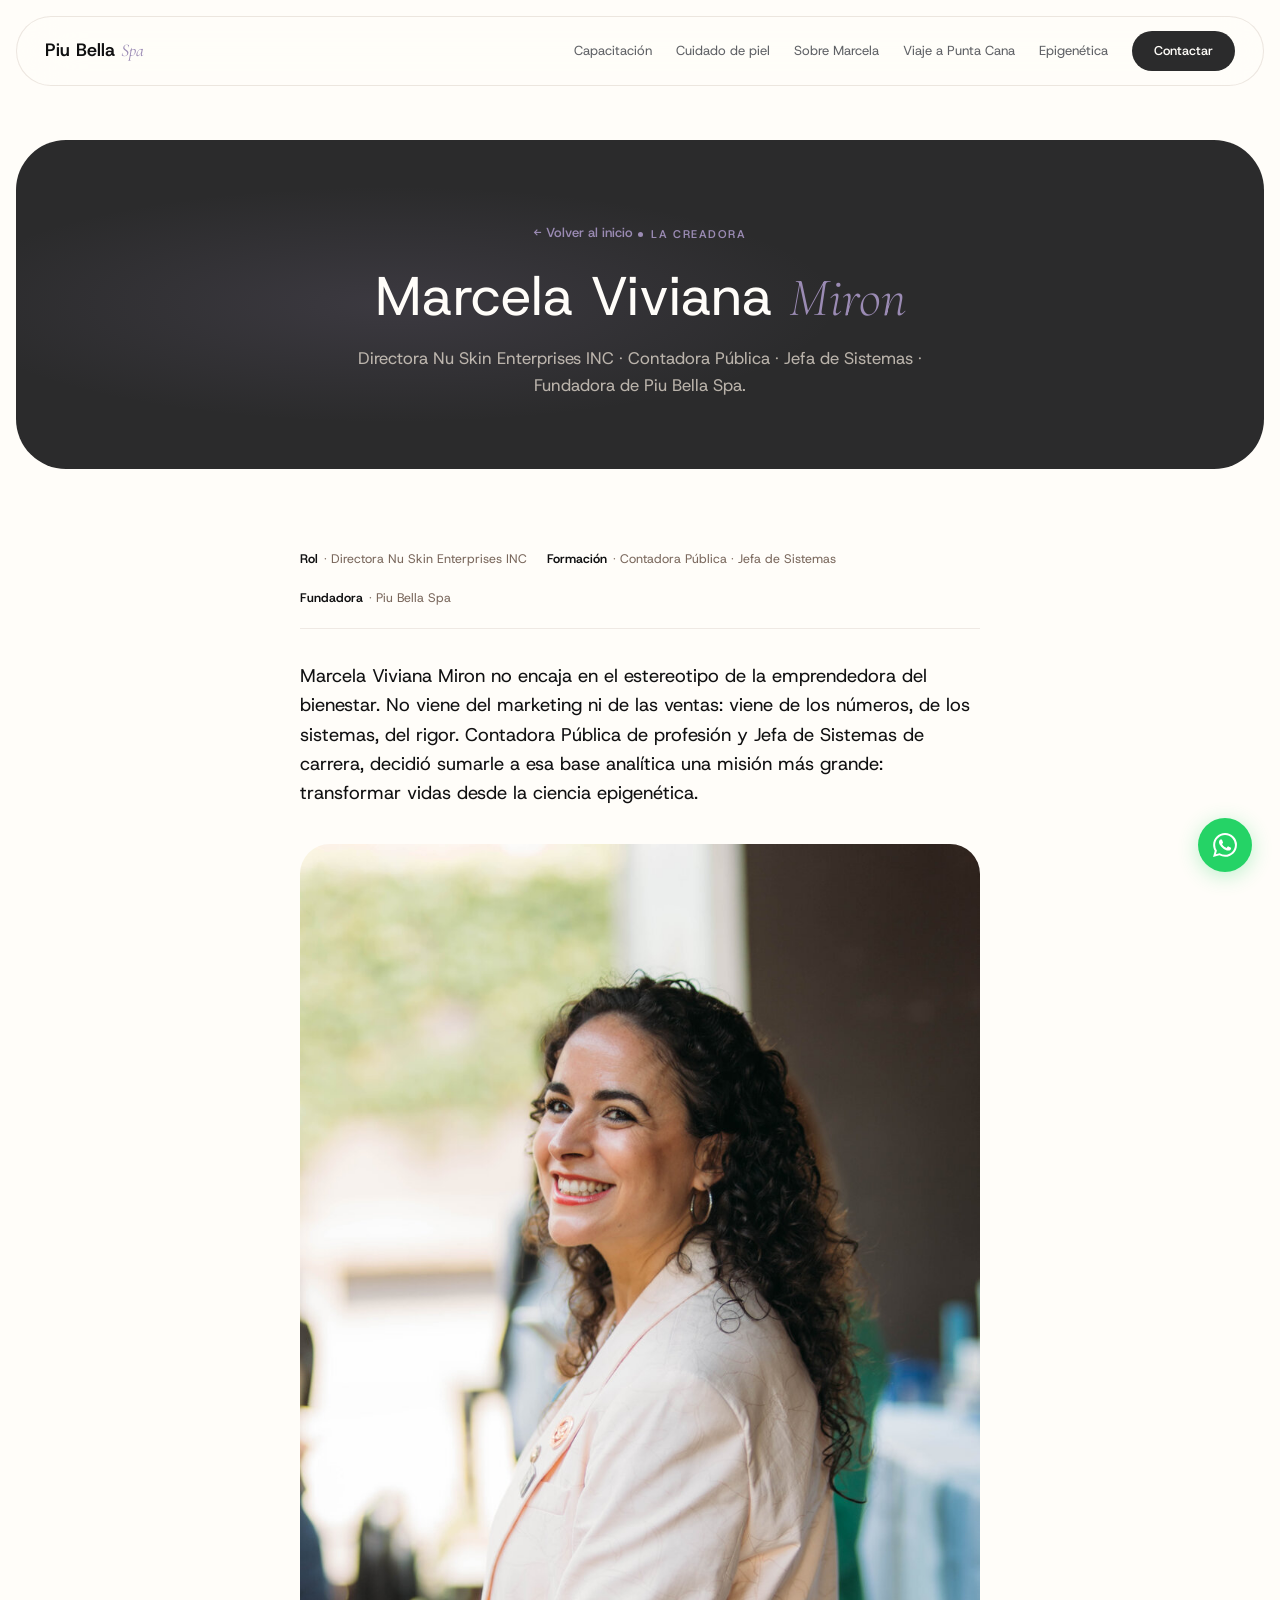
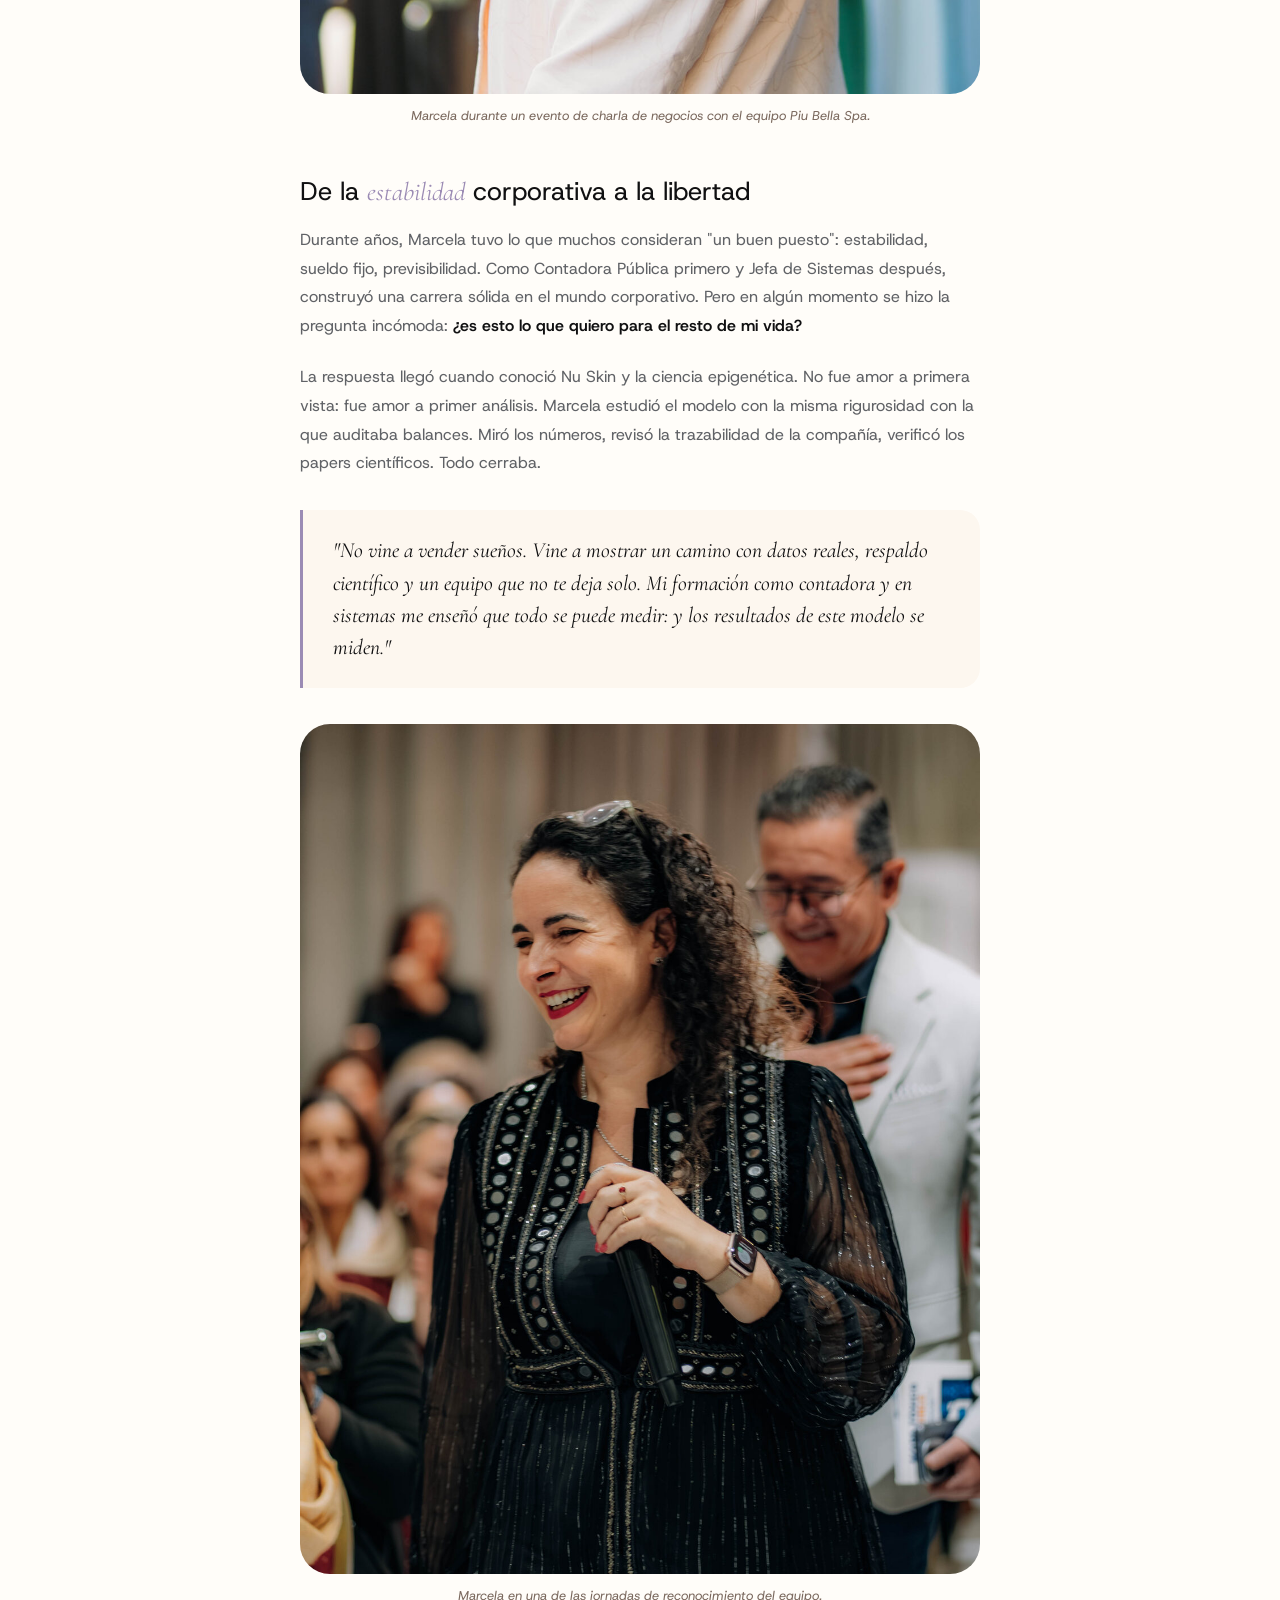
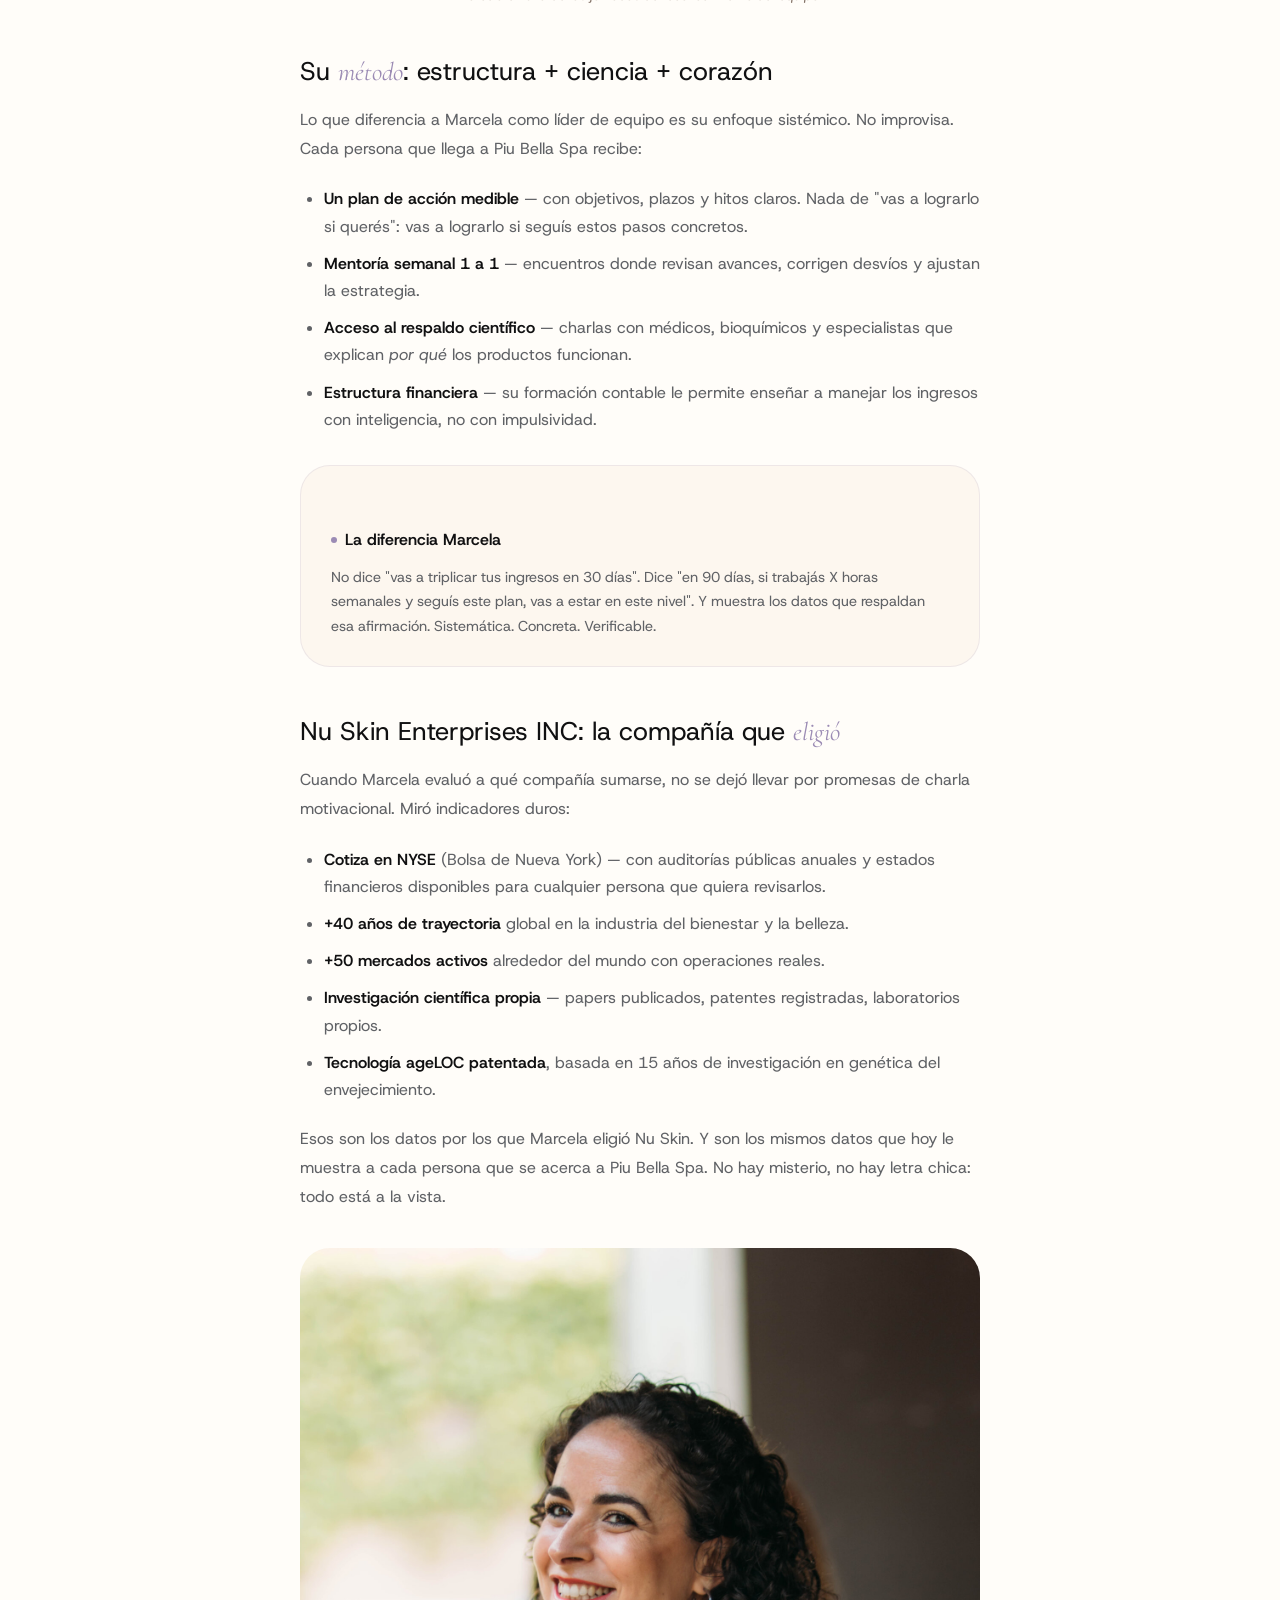
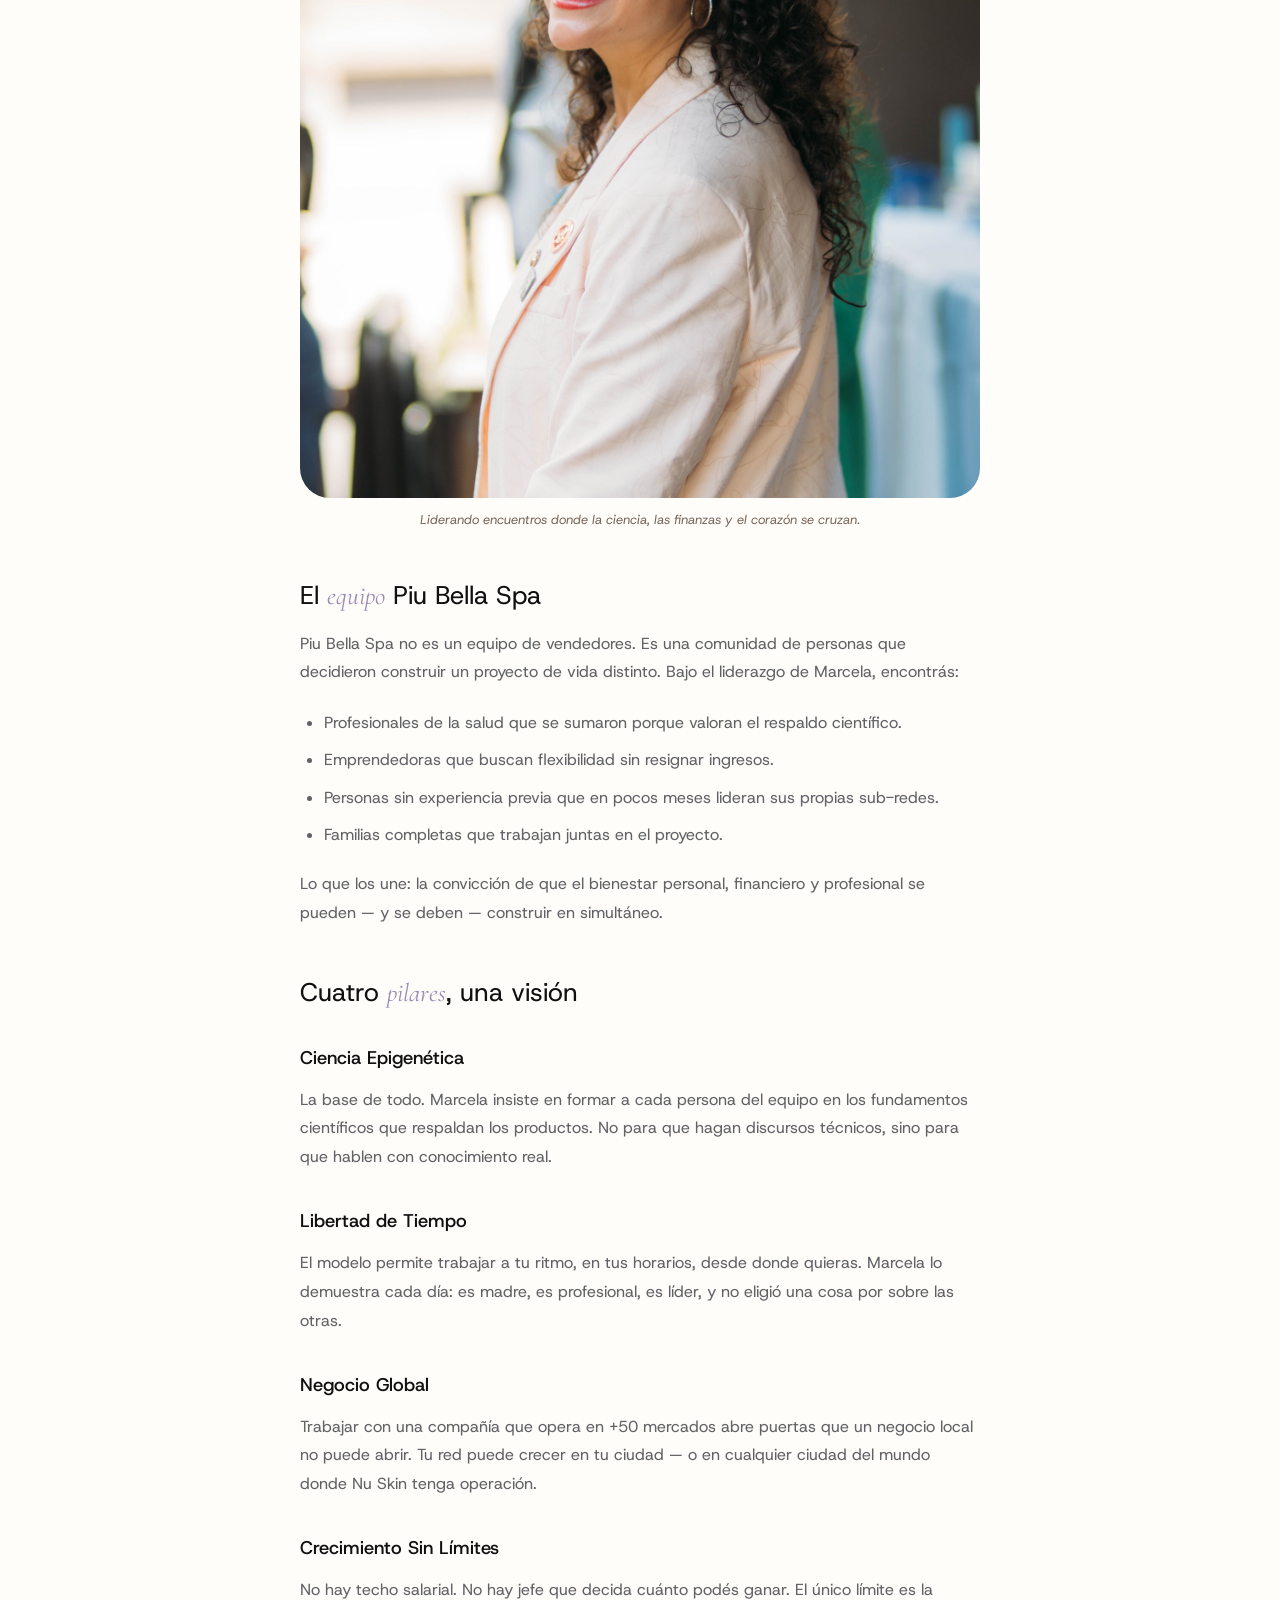
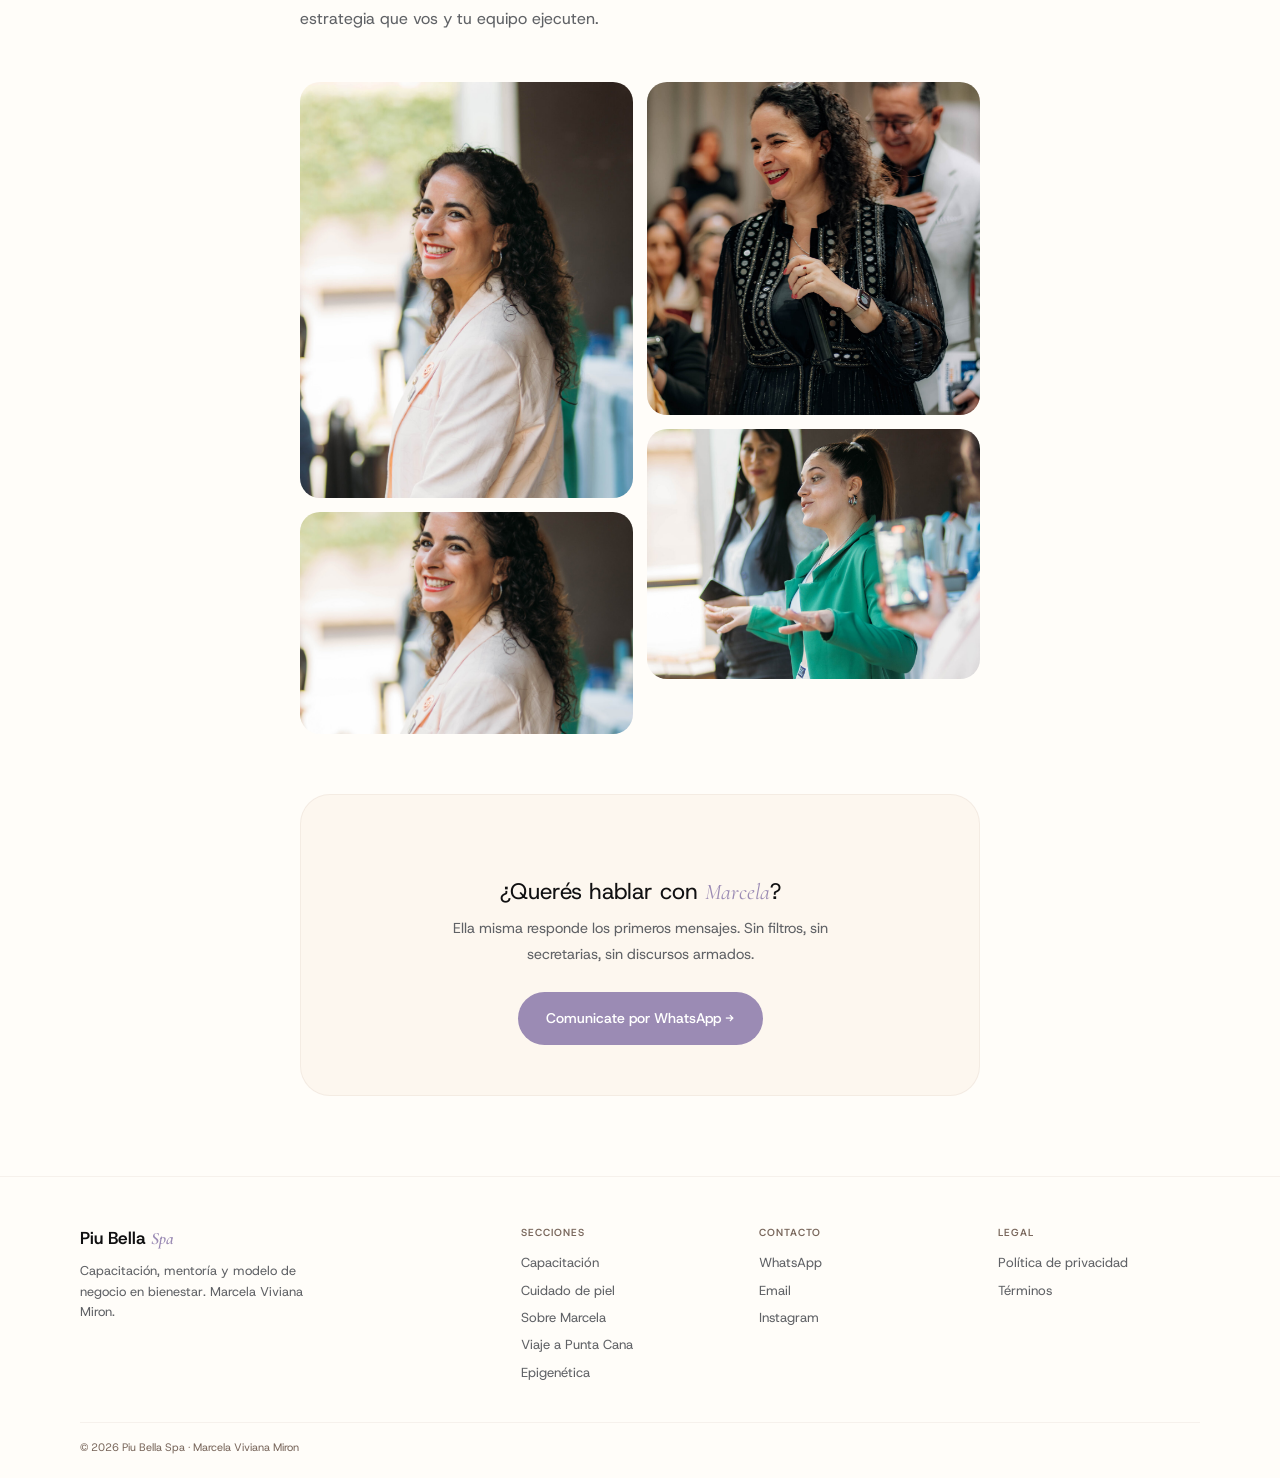
<file: paginas/marcela.html>
<!DOCTYPE html>
<html lang="es">
<head>
<meta charset="UTF-8">
<meta name="viewport" content="width=device-width, initial-scale=1.0">
<title>Marcela Viviana Miron — Directora Nu Skin · Piu Bella Spa</title>
<meta name="description" content="Marcela Viviana Miron: Contadora Pública, Jefa de Sistemas y Directora Nu Skin Enterprises INC. Su historia, su método y su visión al frente de Piu Bella Spa.">
<link rel="preconnect" href="https://fonts.googleapis.com">
<link rel="preconnect" href="https://fonts.gstatic.com" crossorigin>
<link href="https://fonts.googleapis.com/css2?family=Host+Grotesk:ital,wght@0,300..800;1,300..800&family=Cormorant+Garamond:ital,wght@0,300;0,400;0,500;0,600;1,300;1,400&display=swap" rel="stylesheet">
<link rel="stylesheet" href="../styles.css">
</head>
<body>
<div class="scroll-progress" id="sp"></div>

<a href="https://wa.me/5491162652028?text=Hola%2C%20quiero%20info%20sobre%20el%20equipo" class="wa-float" target="_blank" rel="noopener" aria-label="WhatsApp">
<svg viewBox="0 0 24 24" fill="currentColor"><path d="M17.472 14.382c-.297-.149-1.758-.867-2.03-.967-.273-.099-.471-.148-.67.15-.197.297-.767.966-.94 1.164-.173.199-.347.223-.644.075-.297-.15-1.255-.463-2.39-1.475-.883-.788-1.48-1.761-1.653-2.059-.173-.297-.018-.458.13-.606.134-.133.298-.347.446-.52.149-.174.198-.298.298-.497.099-.198.05-.371-.025-.52-.075-.149-.669-1.612-.916-2.207-.242-.579-.487-.5-.669-.51-.173-.008-.371-.01-.57-.01-.198 0-.52.074-.792.372-.272.297-1.04 1.016-1.04 2.479 0 1.462 1.065 2.875 1.213 3.074.149.198 2.096 3.2 5.077 4.487.709.306 1.262.489 1.694.625.712.227 1.36.195 1.871.118.571-.085 1.758-.719 2.006-1.413.248-.694.248-1.289.173-1.413-.074-.124-.272-.198-.57-.347m-5.421 7.403h-.004a9.87 9.87 0 01-5.031-1.378l-.361-.214-3.741.982.998-3.648-.235-.374a9.86 9.86 0 01-1.51-5.26c.001-5.45 4.436-9.884 9.888-9.884 2.64 0 5.122 1.03 6.988 2.898a9.825 9.825 0 012.893 6.994c-.003 5.45-4.437 9.884-9.885 9.884m8.413-18.297A11.815 11.815 0 0012.05 0C5.495 0 .16 5.335.157 11.892c0 2.096.547 4.142 1.588 5.945L.057 24l6.305-1.654a11.882 11.882 0 005.683 1.448h.005c6.554 0 11.89-5.335 11.893-11.893a11.821 11.821 0 00-3.48-8.413z"/></svg>
</a>

<nav class="nav" id="mainNav">
<div class="nav-inner">
<a href="../index.html" class="nav-logo">Piu Bella <span>Spa</span></a>
<button class="mob-tog" id="mt" aria-label="Menú"><span></span><span></span><span></span></button>
<div class="nav-links" id="nl">
<a href="capacitacion.html">Capacitación</a>
<a href="cuidado-piel.html">Cuidado de piel</a>
<a href="marcela.html">Sobre Marcela</a>
<a href="puntacana.html">Viaje a Punta Cana</a>
<a href="epigenetica.html">Epigenética</a>
<a href="../index.html#contacto" class="nav-cta">Contactar</a>
</div>
</div>
</nav>

<!-- PAGE HERO -->
<section class="page-hero">
<div class="page-hero-wrap rv">
<div class="page-hero-content">
<a href="../index.html" class="back-link">← Volver al inicio</a>
<span class="page-hero-eyebrow"><span class="dot"></span> La creadora</span>
<h1>Marcela Viviana <em>Miron</em></h1>
<p class="lead">Directora Nu Skin Enterprises INC · Contadora Pública · Jefa de Sistemas · Fundadora de Piu Bella Spa.</p>
</div>
</div>
</section>

<!-- ARTICLE -->
<section class="article">
<div class="article-wrap">

<div class="article-meta rv">
<span class="article-meta-item"><strong>Rol</strong> · Directora Nu Skin Enterprises INC</span>
<span class="article-meta-item"><strong>Formación</strong> · Contadora Pública · Jefa de Sistemas</span>
<span class="article-meta-item"><strong>Fundadora</strong> · Piu Bella Spa</span>
</div>

<div class="article-content rv">

<p class="lead-p">Marcela Viviana Miron no encaja en el estereotipo de la emprendedora del bienestar. No viene del marketing ni de las ventas: viene de los números, de los sistemas, del rigor. Contadora Pública de profesión y Jefa de Sistemas de carrera, decidió sumarle a esa base analítica una misión más grande: transformar vidas desde la ciencia epigenética.</p>

<figure class="article-figure">
<img src="../img/marcela/marcela-portrait.jpg" alt="Marcela Viviana Miron durante un evento de negocios">
<figcaption>Marcela durante un evento de charla de negocios con el equipo Piu Bella Spa.</figcaption>
</figure>

<h2>De la <em>estabilidad</em> corporativa a la libertad</h2>

<p>Durante años, Marcela tuvo lo que muchos consideran "un buen puesto": estabilidad, sueldo fijo, previsibilidad. Como Contadora Pública primero y Jefa de Sistemas después, construyó una carrera sólida en el mundo corporativo. Pero en algún momento se hizo la pregunta incómoda: <strong>¿es esto lo que quiero para el resto de mi vida?</strong></p>

<p>La respuesta llegó cuando conoció Nu Skin y la ciencia epigenética. No fue amor a primera vista: fue amor a primer análisis. Marcela estudió el modelo con la misma rigurosidad con la que auditaba balances. Miró los números, revisó la trazabilidad de la compañía, verificó los papers científicos. Todo cerraba.</p>

<blockquote>"No vine a vender sueños. Vine a mostrar un camino con datos reales, respaldo científico y un equipo que no te deja solo. Mi formación como contadora y en sistemas me enseñó que todo se puede medir: y los resultados de este modelo se miden."</blockquote>

<figure class="article-figure">
<img src="../img/marcela/marcela-evento.jpg" alt="Marcela Viviana Miron en un evento especial">
<figcaption>Marcela en una de las jornadas de reconocimiento del equipo.</figcaption>
</figure>

<h2>Su <em>método</em>: estructura + ciencia + corazón</h2>

<p>Lo que diferencia a Marcela como líder de equipo es su enfoque sistémico. No improvisa. Cada persona que llega a Piu Bella Spa recibe:</p>

<ul>
<li><strong>Un plan de acción medible</strong> — con objetivos, plazos y hitos claros. Nada de "vas a lograrlo si querés": vas a lograrlo si seguís estos pasos concretos.</li>
<li><strong>Mentoría semanal 1 a 1</strong> — encuentros donde revisan avances, corrigen desvíos y ajustan la estrategia.</li>
<li><strong>Acceso al respaldo científico</strong> — charlas con médicos, bioquímicos y especialistas que explican <em>por qué</em> los productos funcionan.</li>
<li><strong>Estructura financiera</strong> — su formación contable le permite enseñar a manejar los ingresos con inteligencia, no con impulsividad.</li>
</ul>

<div class="article-highlight">
<h3>La diferencia Marcela</h3>
<p>No dice "vas a triplicar tus ingresos en 30 días". Dice "en 90 días, si trabajás X horas semanales y seguís este plan, vas a estar en este nivel". Y muestra los datos que respaldan esa afirmación. Sistemática. Concreta. Verificable.</p>
</div>

<h2>Nu Skin Enterprises INC: la compañía que <em>eligió</em></h2>

<p>Cuando Marcela evaluó a qué compañía sumarse, no se dejó llevar por promesas de charla motivacional. Miró indicadores duros:</p>

<ul>
<li><strong>Cotiza en NYSE</strong> (Bolsa de Nueva York) — con auditorías públicas anuales y estados financieros disponibles para cualquier persona que quiera revisarlos.</li>
<li><strong>+40 años de trayectoria</strong> global en la industria del bienestar y la belleza.</li>
<li><strong>+50 mercados activos</strong> alrededor del mundo con operaciones reales.</li>
<li><strong>Investigación científica propia</strong> — papers publicados, patentes registradas, laboratorios propios.</li>
<li><strong>Tecnología ageLOC patentada</strong>, basada en 15 años de investigación en genética del envejecimiento.</li>
</ul>

<p>Esos son los datos por los que Marcela eligió Nu Skin. Y son los mismos datos que hoy le muestra a cada persona que se acerca a Piu Bella Spa. No hay misterio, no hay letra chica: todo está a la vista.</p>

<figure class="article-figure">
<img src="../img/marcela/marcela-charla-negocio.jpg" alt="Marcela Viviana Miron liderando el equipo">
<figcaption>Liderando encuentros donde la ciencia, las finanzas y el corazón se cruzan.</figcaption>
</figure>

<h2>El <em>equipo</em> Piu Bella Spa</h2>

<p>Piu Bella Spa no es un equipo de vendedores. Es una comunidad de personas que decidieron construir un proyecto de vida distinto. Bajo el liderazgo de Marcela, encontrás:</p>

<ul>
<li>Profesionales de la salud que se sumaron porque valoran el respaldo científico.</li>
<li>Emprendedoras que buscan flexibilidad sin resignar ingresos.</li>
<li>Personas sin experiencia previa que en pocos meses lideran sus propias sub-redes.</li>
<li>Familias completas que trabajan juntas en el proyecto.</li>
</ul>

<p>Lo que los une: la convicción de que el bienestar personal, financiero y profesional se pueden — y se deben — construir en simultáneo.</p>

<h2>Cuatro <em>pilares</em>, una visión</h2>

<h3>Ciencia Epigenética</h3>
<p>La base de todo. Marcela insiste en formar a cada persona del equipo en los fundamentos científicos que respaldan los productos. No para que hagan discursos técnicos, sino para que hablen con conocimiento real.</p>

<h3>Libertad de Tiempo</h3>
<p>El modelo permite trabajar a tu ritmo, en tus horarios, desde donde quieras. Marcela lo demuestra cada día: es madre, es profesional, es líder, y no eligió una cosa por sobre las otras.</p>

<h3>Negocio Global</h3>
<p>Trabajar con una compañía que opera en +50 mercados abre puertas que un negocio local no puede abrir. Tu red puede crecer en tu ciudad — o en cualquier ciudad del mundo donde Nu Skin tenga operación.</p>

<h3>Crecimiento Sin Límites</h3>
<p>No hay techo salarial. No hay jefe que decida cuánto podés ganar. El único límite es la estrategia que vos y tu equipo ejecuten.</p>

<div class="masonry-gallery rv">
<div class="mg-item"><img src="../img/marcela/galeria-1.jpg" alt="Piu Bella Spa" loading="lazy"><div class="mg-overlay"><span>Piu Bella Spa</span></div></div>
<div class="mg-item"><img src="../img/marcela/galeria-2.jpg" alt="Equipo en acción" loading="lazy"><div class="mg-overlay"><span>Equipo en acción</span></div></div>
<div class="mg-item"><img src="../img/marcela/galeria-3.jpg" alt="Nuestro equipo" loading="lazy"><div class="mg-overlay"><span>Nuestro equipo</span></div></div>
<div class="mg-item"><img src="../img/marcela/galeria-4.jpg" alt="Momentos especiales" loading="lazy"><div class="mg-overlay"><span>Momentos especiales</span></div></div>
</div>

<div class="article-cta">
<h3>¿Querés hablar con <em>Marcela</em>?</h3>
<p>Ella misma responde los primeros mensajes. Sin filtros, sin secretarias, sin discursos armados.</p>
<a href="https://wa.me/5491162652028?text=Hola%2C%20quiero%20info%20sobre%20el%20equipo" class="btn-accent" target="_blank" rel="noopener">Comunicate por WhatsApp →</a>
</div>

</div>
</div>
</section>

<!-- FOOTER -->
<footer class="footer">
<div class="container">
<div class="foot-grid">
<div><div class="foot-brand">Piu Bella <span>Spa</span></div><p class="foot-tag">Capacitación, mentoría y modelo de negocio en bienestar. Marcela Viviana Miron.</p></div>
<div class="foot-col"><div class="foot-col-t">Secciones</div><a href="capacitacion.html">Capacitación</a><a href="cuidado-piel.html">Cuidado de piel</a><a href="marcela.html">Sobre Marcela</a><a href="puntacana.html">Viaje a Punta Cana</a><a href="epigenetica.html">Epigenética</a></div>
<div class="foot-col"><div class="foot-col-t">Contacto</div><a href="https://wa.me/5491162652028" target="_blank" rel="noopener">WhatsApp</a><a href="mailto:contacto@piubellaspa.com">Email</a><a href="https://instagram.com/piubellaspa" target="_blank" rel="noopener">Instagram</a></div>
<div class="foot-col"><div class="foot-col-t">Legal</div><a href="#">Política de privacidad</a><a href="#">Términos</a></div>
</div>
<div class="foot-bot"><span class="foot-copy">© 2026 Piu Bella Spa · Marcela Viviana Miron</span></div>
</div>
</footer>

<script src="../main.js"></script>
</body>
</html>
</file>
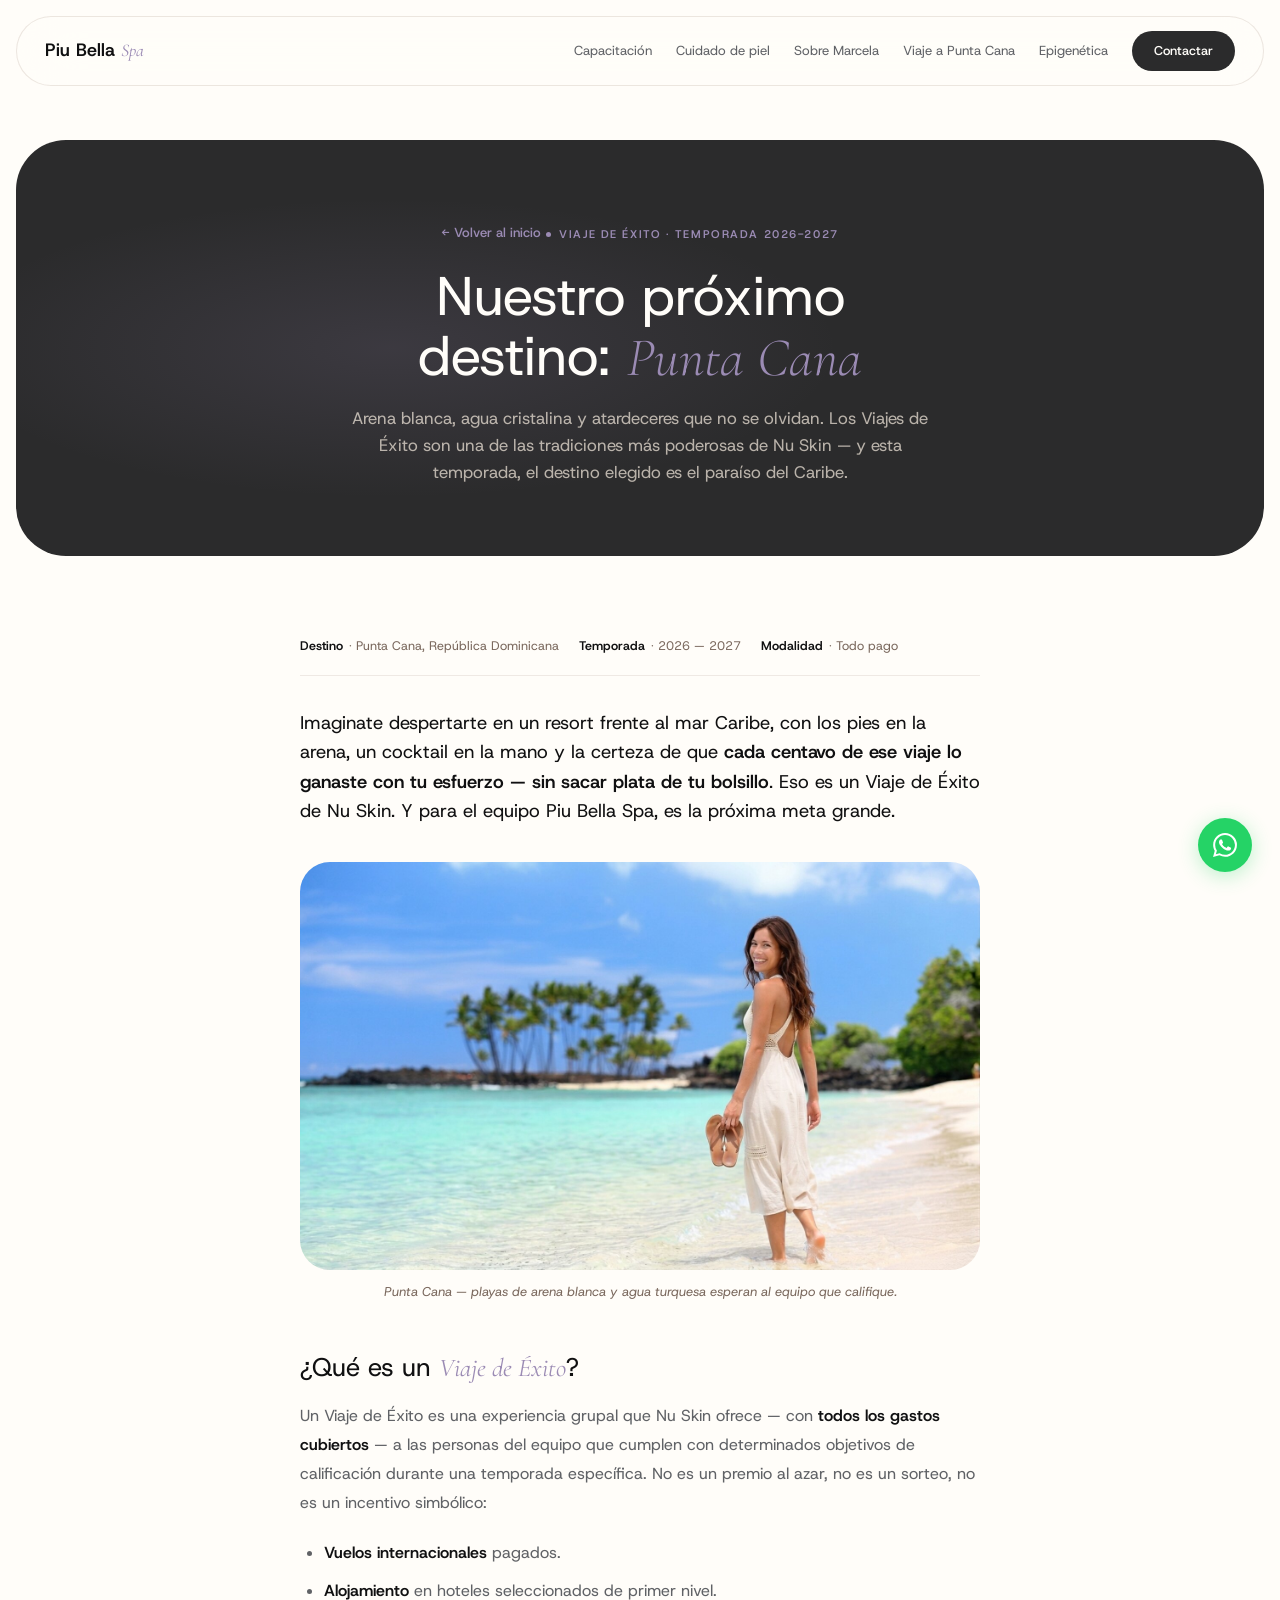
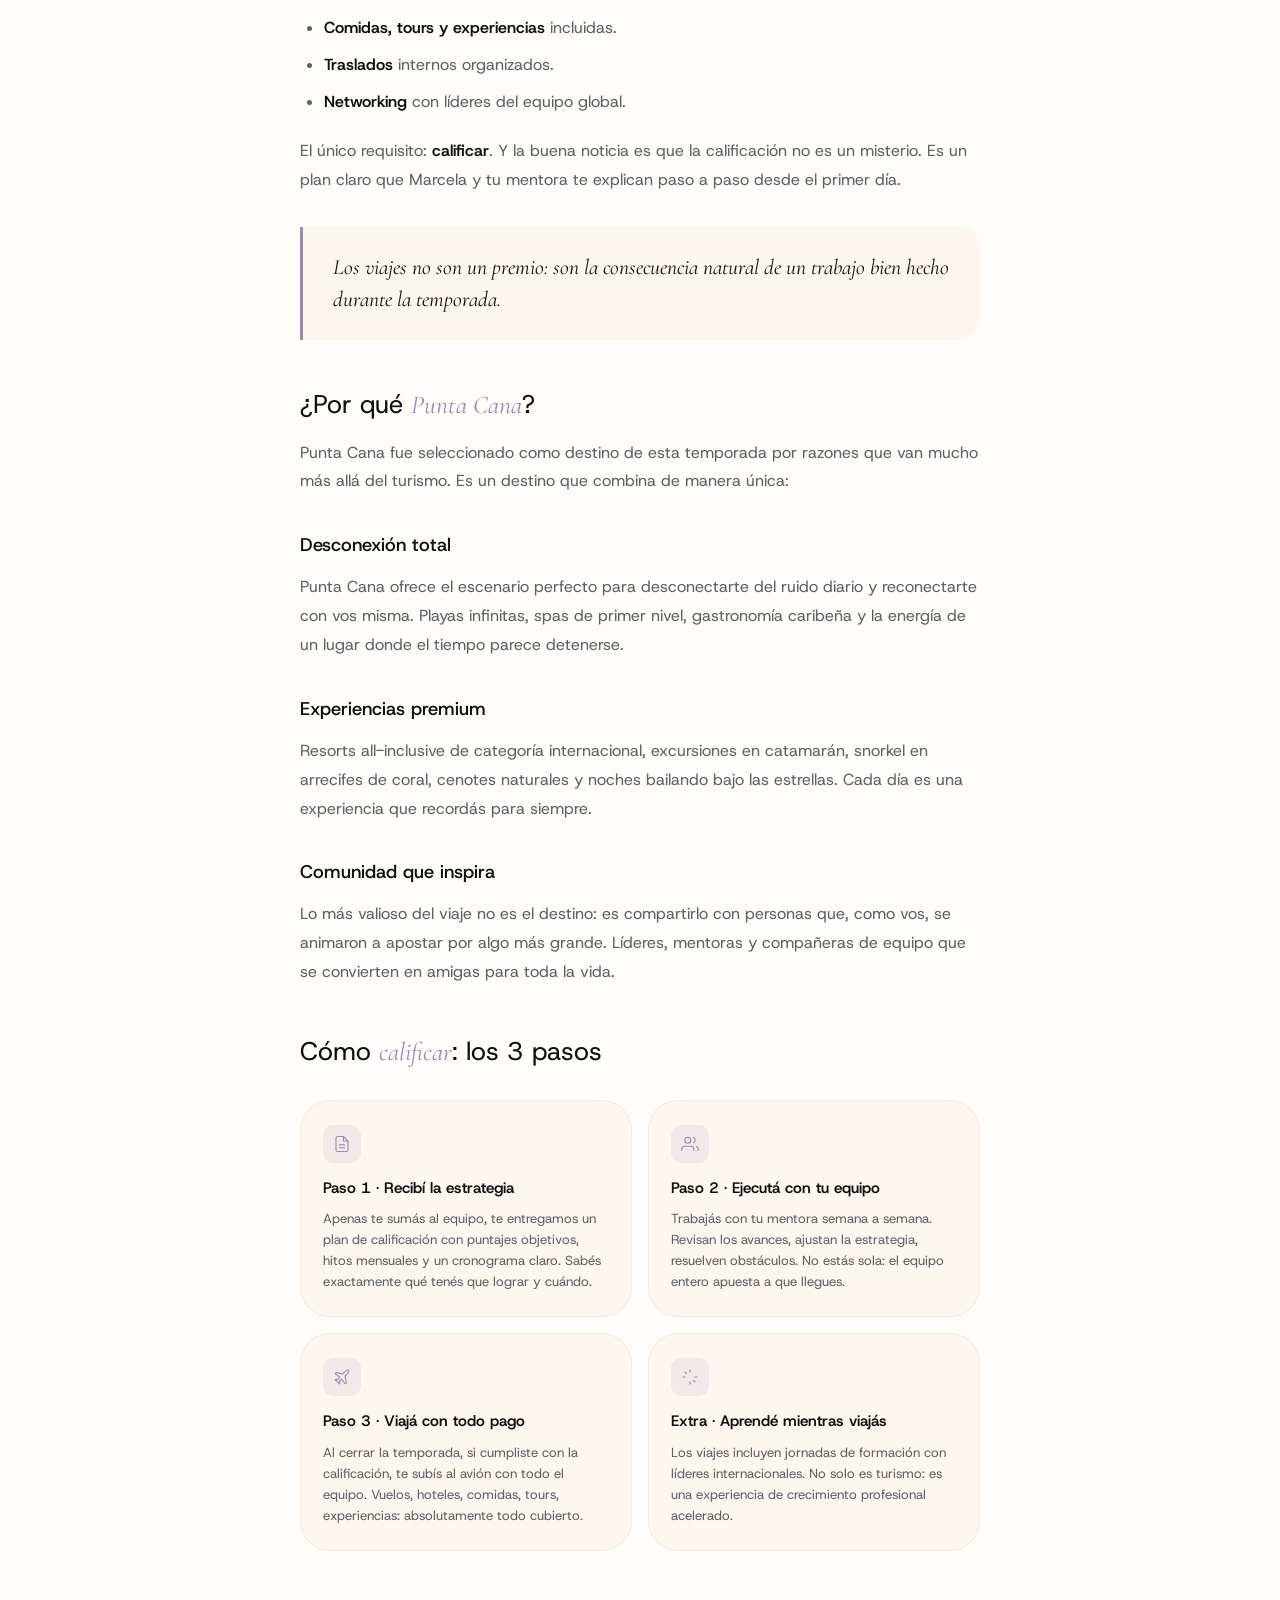
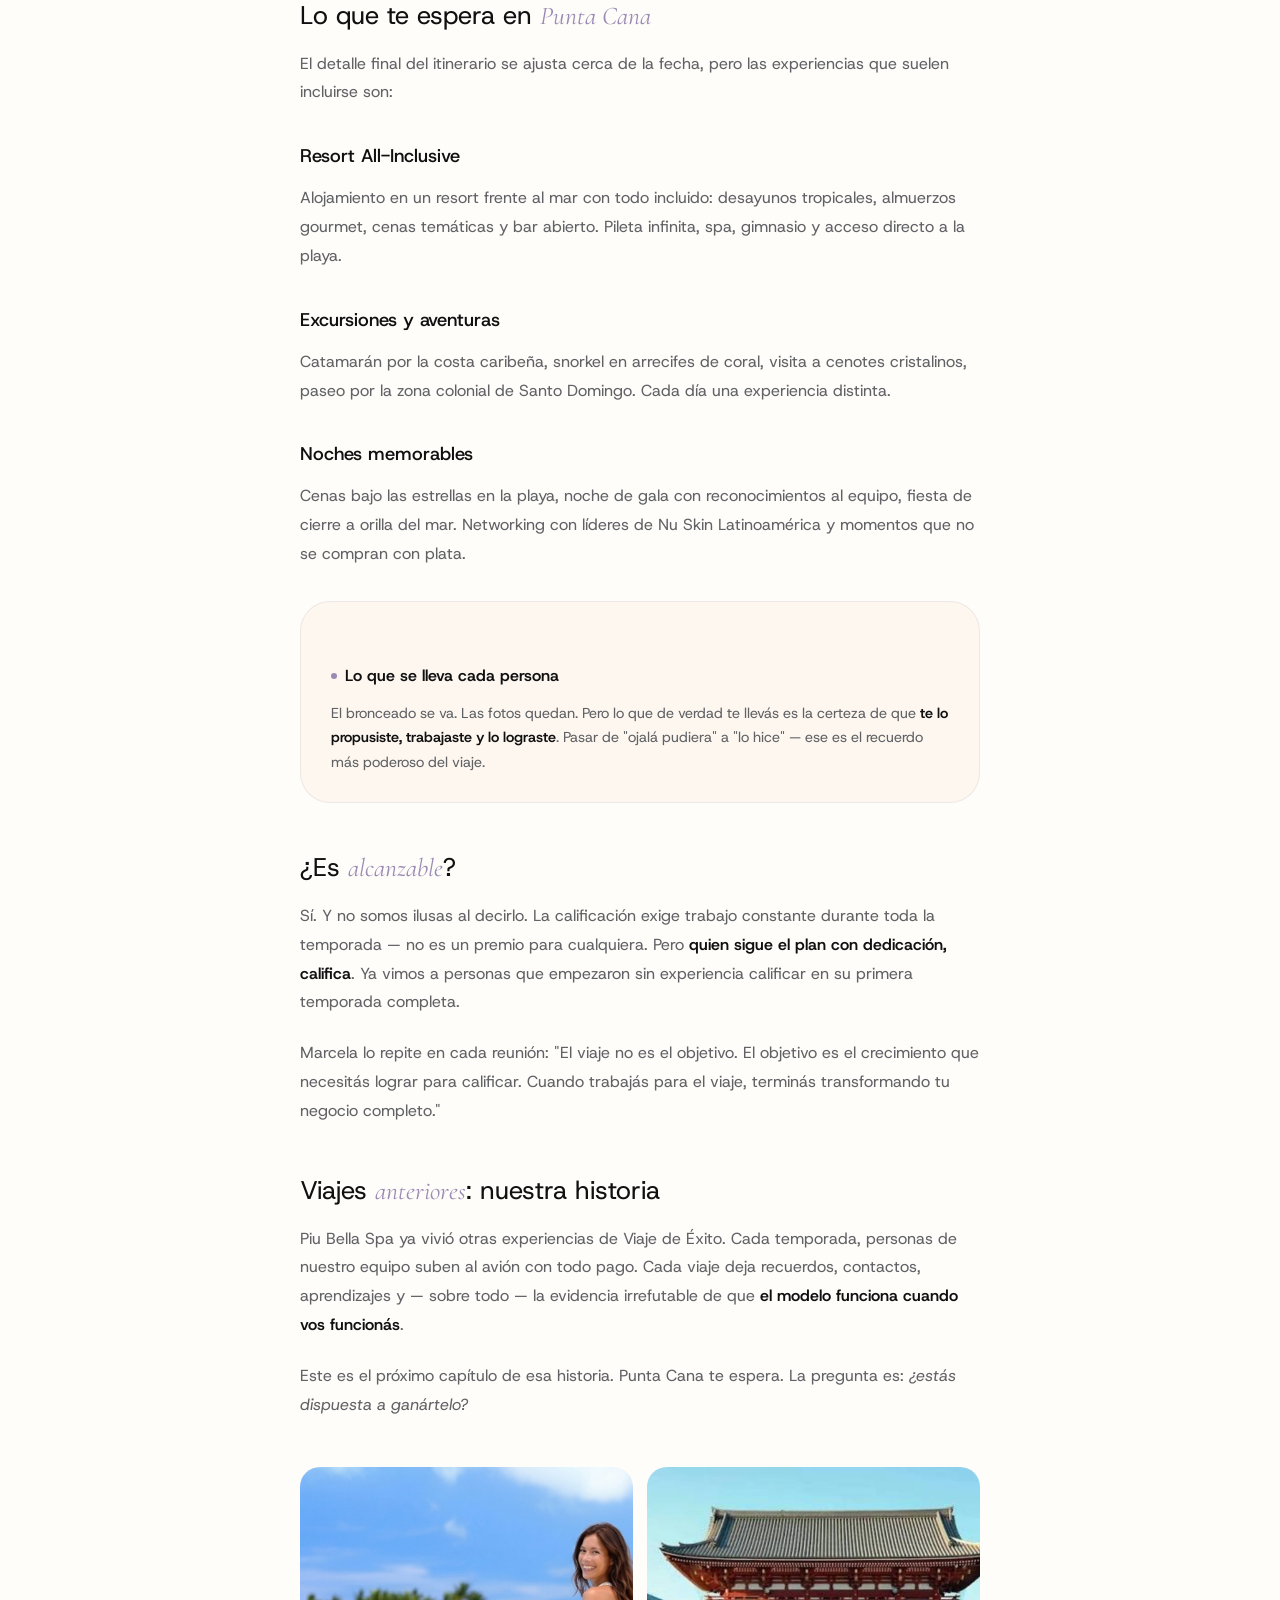
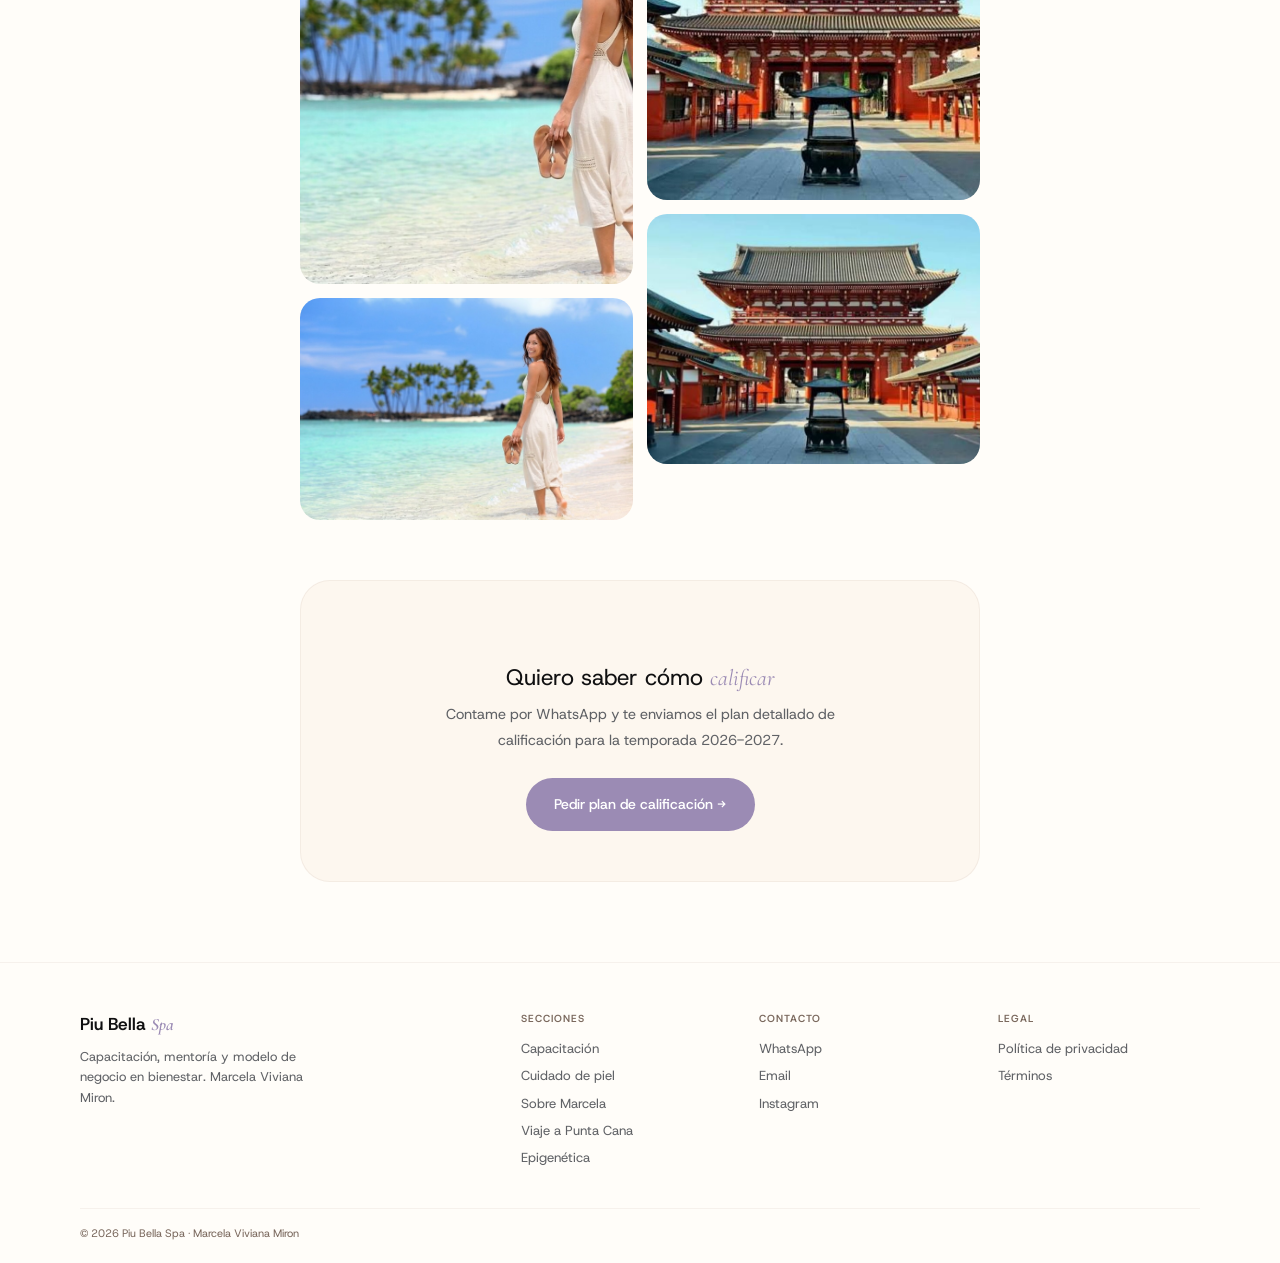
<file: paginas/puntacana.html>
<!DOCTYPE html>
<html lang="es">
<head>
<meta charset="UTF-8">
<meta name="viewport" content="width=device-width, initial-scale=1.0">
<title>Viaje de Éxito a Punta Cana — Piu Bella Spa</title>
<meta name="description" content="El próximo Viaje de Éxito de Piu Bella Spa es a Punta Cana. Todo pago, todo planificado. Arena blanca, agua turquesa y todo pago. Descubrí cómo calificar.">
<link rel="preconnect" href="https://fonts.googleapis.com">
<link rel="preconnect" href="https://fonts.gstatic.com" crossorigin>
<link href="https://fonts.googleapis.com/css2?family=Host+Grotesk:ital,wght@0,300..800;1,300..800&family=Cormorant+Garamond:ital,wght@0,300;0,400;0,500;0,600;1,300;1,400&display=swap" rel="stylesheet">
<link rel="stylesheet" href="../styles.css">
</head>
<body>
<div class="scroll-progress" id="sp"></div>

<a href="https://wa.me/5491162652028?text=Quiero%20saber%20cómo%20calificar%20al%20viaje%20a%20Punta%20Canaón" class="wa-float" target="_blank" rel="noopener" aria-label="WhatsApp">
<svg viewBox="0 0 24 24" fill="currentColor"><path d="M17.472 14.382c-.297-.149-1.758-.867-2.03-.967-.273-.099-.471-.148-.67.15-.197.297-.767.966-.94 1.164-.173.199-.347.223-.644.075-.297-.15-1.255-.463-2.39-1.475-.883-.788-1.48-1.761-1.653-2.059-.173-.297-.018-.458.13-.606.134-.133.298-.347.446-.52.149-.174.198-.298.298-.497.099-.198.05-.371-.025-.52-.075-.149-.669-1.612-.916-2.207-.242-.579-.487-.5-.669-.51-.173-.008-.371-.01-.57-.01-.198 0-.52.074-.792.372-.272.297-1.04 1.016-1.04 2.479 0 1.462 1.065 2.875 1.213 3.074.149.198 2.096 3.2 5.077 4.487.709.306 1.262.489 1.694.625.712.227 1.36.195 1.871.118.571-.085 1.758-.719 2.006-1.413.248-.694.248-1.289.173-1.413-.074-.124-.272-.198-.57-.347m-5.421 7.403h-.004a9.87 9.87 0 01-5.031-1.378l-.361-.214-3.741.982.998-3.648-.235-.374a9.86 9.86 0 01-1.51-5.26c.001-5.45 4.436-9.884 9.888-9.884 2.64 0 5.122 1.03 6.988 2.898a9.825 9.825 0 012.893 6.994c-.003 5.45-4.437 9.884-9.885 9.884m8.413-18.297A11.815 11.815 0 0012.05 0C5.495 0 .16 5.335.157 11.892c0 2.096.547 4.142 1.588 5.945L.057 24l6.305-1.654a11.882 11.882 0 005.683 1.448h.005c6.554 0 11.89-5.335 11.893-11.893a11.821 11.821 0 00-3.48-8.413z"/></svg>
</a>

<nav class="nav" id="mainNav">
<div class="nav-inner">
<a href="../index.html" class="nav-logo">Piu Bella <span>Spa</span></a>
<button class="mob-tog" id="mt" aria-label="Menú"><span></span><span></span><span></span></button>
<div class="nav-links" id="nl">
<a href="capacitacion.html">Capacitación</a>
<a href="cuidado-piel.html">Cuidado de piel</a>
<a href="marcela.html">Sobre Marcela</a>
<a href="puntacana.html">Viaje a Punta Cana</a>
<a href="epigenetica.html">Epigenética</a>
<a href="../index.html#contacto" class="nav-cta">Contactar</a>
</div>
</div>
</nav>

<section class="page-hero">
<div class="page-hero-wrap rv">
<div class="page-hero-content">
<a href="../index.html#viajes" class="back-link">← Volver al inicio</a>
<span class="page-hero-eyebrow"><span class="dot"></span> Viaje de Éxito · Temporada 2026-2027</span>
<h1>Nuestro próximo destino: <em>Punta Cana</em></h1>
<p class="lead">Arena blanca, agua cristalina y atardeceres que no se olvidan. Los Viajes de Éxito son una de las tradiciones más poderosas de Nu Skin — y esta temporada, el destino elegido es el paraíso del Caribe.</p>
</div>
</div>
</section>

<section class="article">
<div class="article-wrap">

<div class="article-meta rv">
<span class="article-meta-item"><strong>Destino</strong> · Punta Cana, República Dominicana</span>
<span class="article-meta-item"><strong>Temporada</strong> · 2026 — 2027</span>
<span class="article-meta-item"><strong>Modalidad</strong> · Todo pago</span>
</div>

<div class="article-content rv">

<p class="lead-p">Imaginate despertarte en un resort frente al mar Caribe, con los pies en la arena, un cocktail en la mano y la certeza de que <strong>cada centavo de ese viaje lo ganaste con tu esfuerzo — sin sacar plata de tu bolsillo</strong>. Eso es un Viaje de Éxito de Nu Skin. Y para el equipo Piu Bella Spa, es la próxima meta grande.</p>

<figure class="article-figure">
<img src="../img/viajes/puntacana-hero.jpg" alt="Playa de Punta Cana">
<figcaption>Punta Cana — playas de arena blanca y agua turquesa esperan al equipo que califique.</figcaption>
</figure>

<h2>¿Qué es un <em>Viaje de Éxito</em>?</h2>

<p>Un Viaje de Éxito es una experiencia grupal que Nu Skin ofrece — con <strong>todos los gastos cubiertos</strong> — a las personas del equipo que cumplen con determinados objetivos de calificación durante una temporada específica. No es un premio al azar, no es un sorteo, no es un incentivo simbólico:</p>

<ul>
<li><strong>Vuelos internacionales</strong> pagados.</li>
<li><strong>Alojamiento</strong> en hoteles seleccionados de primer nivel.</li>
<li><strong>Comidas, tours y experiencias</strong> incluidas.</li>
<li><strong>Traslados</strong> internos organizados.</li>
<li><strong>Networking</strong> con líderes del equipo global.</li>
</ul>

<p>El único requisito: <strong>calificar</strong>. Y la buena noticia es que la calificación no es un misterio. Es un plan claro que Marcela y tu mentora te explican paso a paso desde el primer día.</p>

<blockquote>Los viajes no son un premio: son la consecuencia natural de un trabajo bien hecho durante la temporada.</blockquote>

<h2>¿Por qué <em>Punta Cana</em>?</h2>

<p>Punta Cana fue seleccionado como destino de esta temporada por razones que van mucho más allá del turismo. Es un destino que combina de manera única:</p>

<h3>Desconexión total</h3>
<p>Punta Cana ofrece el escenario perfecto para desconectarte del ruido diario y reconectarte con vos misma. Playas infinitas, spas de primer nivel, gastronomía caribeña y la energía de un lugar donde el tiempo parece detenerse.</p>

<h3>Experiencias premium</h3>
<p>Resorts all-inclusive de categoría internacional, excursiones en catamarán, snorkel en arrecifes de coral, cenotes naturales y noches bailando bajo las estrellas. Cada día es una experiencia que recordás para siempre.</p>

<h3>Comunidad que inspira</h3>
<p>Lo más valioso del viaje no es el destino: es compartirlo con personas que, como vos, se animaron a apostar por algo más grande. Líderes, mentoras y compañeras de equipo que se convierten en amigas para toda la vida.</p>

<h2>Cómo <em>calificar</em>: los 3 pasos</h2>

<div class="trip-info-grid">

<div class="trip-info-card">
<div class="trip-info-icon"><svg viewBox="0 0 24 24" fill="none" stroke="currentColor" stroke-width="1.5"><path d="M14 2H6a2 2 0 00-2 2v16a2 2 0 002 2h12a2 2 0 002-2V8z"/><polyline points="14 2 14 8 20 8"/><line x1="16" y1="13" x2="8" y2="13"/><line x1="16" y1="17" x2="8" y2="17"/></svg></div>
<h4>Paso 1 · Recibí la estrategia</h4>
<p>Apenas te sumás al equipo, te entregamos un plan de calificación con puntajes objetivos, hitos mensuales y un cronograma claro. Sabés exactamente qué tenés que lograr y cuándo.</p>
</div>

<div class="trip-info-card">
<div class="trip-info-icon"><svg viewBox="0 0 24 24" fill="none" stroke="currentColor" stroke-width="1.5"><path d="M17 21v-2a4 4 0 00-4-4H5a4 4 0 00-4 4v2"/><circle cx="9" cy="7" r="4"/><path d="M23 21v-2a4 4 0 00-3-3.87M16 3.13a4 4 0 010 7.75"/></svg></div>
<h4>Paso 2 · Ejecutá con tu equipo</h4>
<p>Trabajás con tu mentora semana a semana. Revisan los avances, ajustan la estrategia, resuelven obstáculos. No estás sola: el equipo entero apuesta a que llegues.</p>
</div>

<div class="trip-info-card">
<div class="trip-info-icon"><svg viewBox="0 0 24 24" fill="none" stroke="currentColor" stroke-width="1.5"><path d="M17.8 19.2L16 11l3.5-3.5C21 6 21.5 4 21 3c-1-.5-3 0-4.5 1.5L13 8 4.8 6.2c-.5-.1-.9.1-1.1.5l-.3.5c-.2.5-.1 1 .3 1.3L9 12l-2 3H4l-1 1 3 2 2 3 1-1v-3l3-2 3.5 5.3c.3.4.8.5 1.3.3l.5-.2c.4-.3.6-.7.5-1.2z"/></svg></div>
<h4>Paso 3 · Viajá con todo pago</h4>
<p>Al cerrar la temporada, si cumpliste con la calificación, te subís al avión con todo el equipo. Vuelos, hoteles, comidas, tours, experiencias: absolutamente todo cubierto.</p>
</div>

<div class="trip-info-card">
<div class="trip-info-icon"><svg viewBox="0 0 24 24" fill="none" stroke="currentColor" stroke-width="1.5"><path d="M12 2v4M12 18v4M4.93 4.93l2.83 2.83M16.24 16.24l2.83 2.83M2 12h4M18 12h4"/></svg></div>
<h4>Extra · Aprendé mientras viajás</h4>
<p>Los viajes incluyen jornadas de formación con líderes internacionales. No solo es turismo: es una experiencia de crecimiento profesional acelerado.</p>
</div>

</div>

<h2>Lo que te espera en <em>Punta Cana</em></h2>

<p>El detalle final del itinerario se ajusta cerca de la fecha, pero las experiencias que suelen incluirse son:</p>

<h3>Resort All-Inclusive</h3>
<p>Alojamiento en un resort frente al mar con todo incluido: desayunos tropicales, almuerzos gourmet, cenas temáticas y bar abierto. Pileta infinita, spa, gimnasio y acceso directo a la playa.</p>

<h3>Excursiones y aventuras</h3>
<p>Catamarán por la costa caribeña, snorkel en arrecifes de coral, visita a cenotes cristalinos, paseo por la zona colonial de Santo Domingo. Cada día una experiencia distinta.</p>

<h3>Noches memorables</h3>
<p>Cenas bajo las estrellas en la playa, noche de gala con reconocimientos al equipo, fiesta de cierre a orilla del mar. Networking con líderes de Nu Skin Latinoamérica y momentos que no se compran con plata.</p>

<div class="article-highlight">
<h3>Lo que se lleva cada persona</h3>
<p>El bronceado se va. Las fotos quedan. Pero lo que de verdad te llevás es la certeza de que <strong>te lo propusiste, trabajaste y lo lograste</strong>. Pasar de "ojalá pudiera" a "lo hice" — ese es el recuerdo más poderoso del viaje.</p>
</div>

<h2>¿Es <em>alcanzable</em>?</h2>

<p>Sí. Y no somos ilusas al decirlo. La calificación exige trabajo constante durante toda la temporada — no es un premio para cualquiera. Pero <strong>quien sigue el plan con dedicación, califica</strong>. Ya vimos a personas que empezaron sin experiencia calificar en su primera temporada completa.</p>

<p>Marcela lo repite en cada reunión: "El viaje no es el objetivo. El objetivo es el crecimiento que necesitás lograr para calificar. Cuando trabajás para el viaje, terminás transformando tu negocio completo."</p>

<h2>Viajes <em>anteriores</em>: nuestra historia</h2>

<p>Piu Bella Spa ya vivió otras experiencias de Viaje de Éxito. Cada temporada, personas de nuestro equipo suben al avión con todo pago. Cada viaje deja recuerdos, contactos, aprendizajes y — sobre todo — la evidencia irrefutable de que <strong>el modelo funciona cuando vos funcionás</strong>.</p>

<p>Este es el próximo capítulo de esa historia. Punta Cana te espera. La pregunta es: <em>¿estás dispuesta a ganártelo?</em></p>

<div class="masonry-gallery rv">
<div class="mg-item"><img src="../img/viajes/puntacana-hero.jpg" alt="Piu Bella Spa" loading="lazy"><div class="mg-overlay"><span>Piu Bella Spa</span></div></div>
<div class="mg-item"><img src="../img/viajes/puntacana-hero.jpg" alt="Equipo en acción" loading="lazy"><div class="mg-overlay"><span>Equipo en acción</span></div></div>
<div class="mg-item"><img src="../img/viajes/galeria-3.jpg" alt="Nuestro equipo" loading="lazy"><div class="mg-overlay"><span>Nuestro equipo</span></div></div>
<div class="mg-item"><img src="../img/viajes/galeria-4.jpg" alt="Momentos especiales" loading="lazy"><div class="mg-overlay"><span>Momentos especiales</span></div></div>
</div>

<div class="article-cta">
<h3>Quiero saber cómo <em>calificar</em></h3>
<p>Contame por WhatsApp y te enviamos el plan detallado de calificación para la temporada 2026-2027.</p>
<a href="https://wa.me/5491162652028?text=Quiero%20saber%20cómo%20calificar%20al%20viaje%20a%20Punta%20Canaón" class="btn-accent" target="_blank" rel="noopener">Pedir plan de calificación →</a>
</div>

</div>
</div>
</section>

<footer class="footer">
<div class="container">
<div class="foot-grid">
<div><div class="foot-brand">Piu Bella <span>Spa</span></div><p class="foot-tag">Capacitación, mentoría y modelo de negocio en bienestar. Marcela Viviana Miron.</p></div>
<div class="foot-col"><div class="foot-col-t">Secciones</div><a href="capacitacion.html">Capacitación</a><a href="cuidado-piel.html">Cuidado de piel</a><a href="marcela.html">Sobre Marcela</a><a href="puntacana.html">Viaje a Punta Cana</a><a href="epigenetica.html">Epigenética</a></div>
<div class="foot-col"><div class="foot-col-t">Contacto</div><a href="https://wa.me/5491162652028" target="_blank" rel="noopener">WhatsApp</a><a href="mailto:contacto@piubellaspa.com">Email</a><a href="https://instagram.com/piubellaspa" target="_blank" rel="noopener">Instagram</a></div>
<div class="foot-col"><div class="foot-col-t">Legal</div><a href="#">Política de privacidad</a><a href="#">Términos</a></div>
</div>
<div class="foot-bot"><span class="foot-copy">© 2026 Piu Bella Spa · Marcela Viviana Miron</span></div>
</div>
</footer>

<script src="../main.js"></script>
</body>
</html>
</file>
<file: styles.css>
/* ═══════════════════════════════════════
   PIU BELLA SPA — Styles
   Marcela Viviana Miron
   ═══════════════════════════════════════ */

*,*::before,*::after{margin:0;padding:0;box-sizing:border-box}

:root{
  --page:#FFFDF9;
  --cream:#FDF7EF;
  --peach:#FFDABF;
  --warm:#F7ECDF;
  --white:#FFF;
  --dark:#101011;
  --dark2:#2B2B2C;
  --mid:#606266;
  --mid2:#7A685D;
  --brown:#986A3E;
  --brown-cc:#986A3ECC;
  --brown-80:#986A3E80;
  --lavender:#9B8BB4;
  --lav-soft:rgba(155,139,180,0.12);
  --lav-border:rgba(155,139,180,0.1);
  --rose:#C4A097;
  --dark-border:rgba(99,59,44,0.12);
  --light-border:rgba(255,255,255,0.25);
  --r-hero:50px;
  --r-card:30px;
  --r-pill:50px;
  --r-sm:20px;
  --serif:'Cormorant Garamond',Georgia,serif;
}

html{scroll-behavior:smooth}
body{
  font-family:'Host Grotesk',system-ui,sans-serif;
  background:var(--page);color:var(--dark);
  -webkit-font-smoothing:antialiased;
  overflow-x:hidden;line-height:1.55;
}
.container{max-width:1200px;margin:0 auto;padding:0 40px}
a{text-decoration:none;color:inherit}
img{max-width:100%;display:block}

/* ─── Scroll Progress ─── */
.scroll-progress{
  position:fixed;top:0;left:0;height:2px;z-index:200;
  background:linear-gradient(90deg,var(--lavender),var(--rose));
  border-radius:0 1px 1px 0;
}

/* ─── NAV ─── */
.nav{
  position:fixed;top:16px;left:16px;right:16px;z-index:100;
  padding:14px 28px;
  background:rgba(255,253,249,0.65);
  backdrop-filter:blur(30px);-webkit-backdrop-filter:blur(30px);
  border:1px solid var(--dark-border);
  border-radius:var(--r-pill);
  transition:background .4s,box-shadow .4s;
}
.nav.scrolled{background:rgba(255,253,249,0.94);box-shadow:0 4px 30px rgba(99,59,44,0.08)}
.nav-inner{display:flex;align-items:center;justify-content:space-between}
.nav-logo{font-size:1.12rem;font-weight:600;color:var(--dark);display:flex;align-items:center;gap:6px}
.nav-logo span{color:var(--lavender);font-family:var(--serif);font-style:italic;font-weight:400}
.nav-links{display:flex;gap:24px;align-items:center}
.nav-links a{color:var(--mid);font-size:.82rem;font-weight:400;transition:color .3s;position:relative}
.nav-links a::after{content:'';position:absolute;bottom:-4px;left:0;width:0;height:1.5px;background:var(--lavender);transition:width .3s}
.nav-links a:hover{color:var(--dark)}
.nav-links a:hover::after{width:100%}
.nav-cta{background:var(--dark2)!important;color:var(--page)!important;padding:10px 22px!important;border-radius:var(--r-pill)!important;font-weight:500!important;font-size:.8rem!important;transition:all .3s!important}
.nav-cta::after{display:none!important}
.nav-cta:hover{opacity:.85;transform:scale(1.03)}
.mob-tog{display:none;background:0 0;border:0;cursor:pointer;padding:6px}
.mob-tog span{display:block;width:20px;height:2px;background:var(--dark);margin:4px 0;border-radius:2px;transition:.3s}

/* ─── Floating WA ─── */
.wa-float{
  position:fixed;bottom:28px;right:28px;z-index:99;
  width:54px;height:54px;border-radius:50%;background:#25D366;
  display:flex;align-items:center;justify-content:center;
  box-shadow:0 4px 20px rgba(37,211,102,0.3);
  transition:all .3s;
  border:1.5px solid rgba(37,211,102,0.3);
}
.wa-float:hover{transform:scale(1.1) translateY(-3px);box-shadow:0 8px 30px rgba(37,211,102,0.4);border-color:#1DA851}
.wa-float svg{width:24px;height:24px;color:#fff}
.wa-float::before{
  content:'Escribinos por WhatsApp';position:absolute;right:64px;
  background:#25D366;color:#fff;
  padding:8px 16px;border-radius:var(--r-pill);
  font-size:.72rem;font-weight:500;white-space:nowrap;
  opacity:0;transform:translateX(8px);
  transition:all .3s;pointer-events:none;
}
.wa-float:hover::before{opacity:1;transform:translateX(0)}

/* ─── HERO CINEMATIC ─── */
.hero{padding:100px 16px 0}
.hero-wrap{
  position:relative;background:var(--cream);
  border-radius:var(--r-hero);overflow:hidden;
  min-height:92vh;display:flex;align-items:center;
}
.hero-bg{position:absolute;inset:0}
.hero-bg img{
  width:100%;height:100%;object-fit:cover;opacity:.92;
  animation:heroEntry 1.8s ease-out forwards, heroZoom 20s ease-in-out 1.8s infinite alternate;
}
@keyframes heroEntry{
  0%{opacity:0;transform:scale(1.08)}
  100%{opacity:.92;transform:scale(1)}
}
@keyframes heroZoom{
  0%{transform:scale(1) translateY(0)}
  50%{transform:scale(1.06) translateY(-1%)}
  100%{transform:scale(1.02) translateY(0.5%)}
}
.hero-bg::before{
  content:'';position:absolute;inset:0;z-index:1;
  background:linear-gradient(180deg,rgba(253,247,239,0.1) 0%,rgba(253,247,239,0) 30%,rgba(253,247,239,0.25) 70%,rgba(253,247,239,0.85) 100%);
}
.hero-bg::after{
  content:'';position:absolute;inset:0;z-index:1;
  background:linear-gradient(90deg,rgba(253,247,239,0.92) 0%,rgba(253,247,239,0.7) 35%,rgba(253,247,239,0.2) 65%,transparent 100%);
}
.hero-vignette{
  position:absolute;inset:0;z-index:1;
  box-shadow:inset 0 0 150px rgba(155,139,180,0.08);
  pointer-events:none;border-radius:inherit;
}
.hero-content{position:relative;z-index:3;max-width:620px;padding:0 60px 100px}
.hero-eyebrow{
  font-size:.68rem;font-weight:600;letter-spacing:.18em;text-transform:uppercase;
  color:var(--lavender);margin-bottom:22px;display:flex;align-items:center;gap:10px;
}
.hero-eyebrow::before{content:'';width:30px;height:1px;background:var(--lavender)}
.hero h1{
  font-size:clamp(2.6rem,5.5vw,3.8rem);font-weight:400;
  line-height:1.08;color:var(--dark);margin-bottom:22px;text-wrap:balance;
}
.hero h1 em{font-family:var(--serif);font-style:italic;font-weight:300;color:var(--lavender)}
.hero-sub{
  font-size:clamp(.88rem,1.1vw,1.02rem);
  color:var(--mid);max-width:440px;
  line-height:1.7;margin-bottom:36px;
}
.hero-btns{display:flex;gap:12px;flex-wrap:wrap}
.hero-bottom{
  position:absolute;bottom:40px;left:60px;right:60px;z-index:3;
  display:flex;justify-content:space-between;align-items:flex-end;
}
.hero-scroll{
  color:var(--mid2);font-size:.72rem;letter-spacing:.1em;
  text-transform:uppercase;display:flex;flex-direction:column;align-items:center;gap:8px;
}
.hero-scroll-line{
  width:1px;height:40px;
  background:linear-gradient(to bottom,var(--lavender),transparent);
  animation:scrollLine 2s ease-in-out infinite;
}
@keyframes scrollLine{0%,100%{opacity:.3;transform:scaleY(1)}50%{opacity:1;transform:scaleY(.6)}}
.hero-pills{display:flex;gap:8px;flex-wrap:wrap;justify-content:flex-end;max-width:360px}
.hero-pill{
  padding:7px 16px;background:rgba(155,139,180,0.08);
  border:1px solid rgba(155,139,180,0.15);border-radius:var(--r-pill);
  font-size:.72rem;color:var(--mid2);
  backdrop-filter:blur(5px);transition:all .3s;
}
.hero-pill:hover{background:rgba(155,139,180,0.15);color:var(--dark)}

/* ─── Buttons ─── */
.btn-dark{display:inline-flex;align-items:center;gap:8px;padding:14px 28px;background:var(--lavender);color:#fff;border-radius:var(--r-pill);font-size:.88rem;font-weight:500;transition:all .3s}
.btn-dark:hover{transform:translateY(-2px);box-shadow:0 8px 25px rgba(155,139,180,0.3)}
.btn-light{display:inline-flex;align-items:center;gap:8px;padding:14px 28px;background:rgba(43,43,44,0.04);color:var(--dark);border:1px solid rgba(43,43,44,0.15);border-radius:var(--r-pill);font-size:.88rem;transition:all .3s}
.btn-light:hover{background:rgba(155,139,180,0.1);color:var(--dark);transform:translateY(-2px)}
.btn-accent{display:inline-flex;align-items:center;gap:10px;padding:14px 28px;background:var(--lavender);color:#fff;border-radius:var(--r-pill);font-size:.88rem;font-weight:500;transition:all .3s}
.btn-accent:hover{transform:translateY(-2px);box-shadow:0 8px 25px rgba(155,139,180,0.3)}
.btn-wa{display:inline-flex;align-items:center;gap:10px;padding:14px 28px;background:#25D366;color:#fff;border-radius:var(--r-pill);font-weight:600;font-size:.88rem;transition:all .3s}
.btn-wa:hover{transform:translateY(-2px);box-shadow:0 8px 25px rgba(37,211,102,0.3)}
.btn-wa svg{width:20px;height:20px}
.btn-mail-d{display:inline-flex;align-items:center;gap:8px;padding:14px 24px;background:transparent;color:rgba(247,236,223,0.6);border:1px solid rgba(255,255,255,0.12);border-radius:var(--r-pill);font-size:.84rem;transition:all .3s}
.btn-mail-d:hover{border-color:var(--lavender);color:var(--warm);transform:translateY(-2px)}
.btn-outline{display:inline-flex;align-items:center;gap:8px;padding:13px 26px;background:transparent;color:var(--lavender);border:1.5px solid var(--lavender);border-radius:var(--r-pill);font-size:.86rem;font-weight:500;transition:all .3s}
.btn-outline:hover{background:var(--lavender);color:#fff;transform:translateY(-2px)}

/* ─── Trust ─── */
.trust{padding:36px 0;border-bottom:1px solid rgba(99,59,44,0.08)}
.trust-inner{display:flex;align-items:center;gap:36px;flex-wrap:wrap;justify-content:center}
.trust-label{font-size:.66rem;font-weight:600;letter-spacing:.14em;text-transform:uppercase;color:var(--brown-80);white-space:nowrap}
.trust-items{display:flex;align-items:center;gap:28px;flex-wrap:wrap;justify-content:center}
.trust-i{display:flex;align-items:center;gap:7px;color:var(--mid2);font-size:.82rem;white-space:nowrap;transition:color .3s}
.trust-i:hover{color:var(--dark)}
.trust-i svg{width:16px;height:16px;color:var(--lavender);flex-shrink:0}

/* ─── Sections ─── */
.sec{padding:90px 0}
.sec-header{text-align:center;max-width:680px;margin:0 auto 56px}
.sec-eyebrow{display:inline-flex;align-items:center;gap:8px;font-size:.68rem;font-weight:600;letter-spacing:.12em;text-transform:uppercase;color:var(--lavender);margin-bottom:12px}
.sec-eyebrow .dot{width:5px;height:5px;border-radius:50%;background:var(--lavender);animation:pulse 2s ease-in-out infinite}
@keyframes pulse{0%,100%{opacity:1;transform:scale(1)}50%{opacity:.4;transform:scale(.7)}}
.sec-header h2{font-size:clamp(1.7rem,3.2vw,2.3rem);font-weight:400;line-height:1.2;color:var(--dark);margin-bottom:12px}
.sec-header h2 em{font-family:var(--serif);font-style:italic;color:var(--brown)}
.sec-header p{color:var(--mid);font-size:.95rem;line-height:1.65}

/* ─── Products ─── */
.prod-grid{display:grid;grid-template-columns:repeat(3,1fr);gap:18px}
.prod-card{background:var(--cream);border-radius:var(--r-card);overflow:hidden;transition:all .5s cubic-bezier(.16,1,.3,1);border:1px solid rgba(99,59,44,0.06)}
.prod-card:hover{transform:translateY(-7px);box-shadow:0 18px 55px rgba(152,106,62,0.11);border-color:rgba(155,139,180,0.15)}
.prod-img{width:100%;aspect-ratio:16/10;overflow:hidden}
.prod-img img{width:100%;height:100%;object-fit:cover;transition:transform .6s cubic-bezier(.16,1,.3,1)}
.prod-card:hover .prod-img img{transform:scale(1.07)}
.prod-body{padding:24px 22px}
.prod-label{font-size:.62rem;font-weight:700;letter-spacing:.12em;text-transform:uppercase;color:var(--lavender);margin-bottom:5px}
.prod-card h3{font-size:1.08rem;font-weight:500;color:var(--dark);margin-bottom:7px;line-height:1.3}
.prod-card p{font-size:.82rem;color:var(--mid);line-height:1.65}

/* ─── Stats ─── */
.stats-sec{background:var(--cream);border-top:1px solid rgba(99,59,44,0.06);border-bottom:1px solid rgba(99,59,44,0.06)}
.stats-grid{display:grid;grid-template-columns:repeat(3,1fr);gap:24px;text-align:center}
.stat-item{padding:18px;transition:transform .4s}.stat-item:hover{transform:scale(1.05)}
.stat-num{font-size:clamp(2rem,4vw,3rem);font-weight:300;color:var(--dark);line-height:1;margin-bottom:8px;font-variant-numeric:tabular-nums}
.stat-num span{color:var(--lavender)}
.stat-text{font-size:.82rem;color:var(--mid);line-height:1.55;max-width:230px;margin:0 auto}

/* ─── Features ─── */
.feat-sec-bg{
  position:relative;overflow:hidden;
  background:url('img/capacitacion/fondo-bienestar.jpg') center/cover no-repeat fixed;
}
.feat-sec-bg::before{
  content:'';position:absolute;inset:0;z-index:0;
  background:linear-gradient(135deg,rgba(253,247,239,0.6) 0%,rgba(253,247,239,0.5) 40%,rgba(253,247,239,0.4) 100%);
}
.feat-sec-bg .container{position:relative;z-index:1}
.feat-layout{display:grid;grid-template-columns:1fr 1.2fr;gap:55px;align-items:start}
.feat-sticky{
  position:sticky;top:140px;
  background:rgba(255,253,249,0.85);
  backdrop-filter:blur(12px);-webkit-backdrop-filter:blur(12px);
  padding:36px 32px;border-radius:var(--r-card);
  border:1px solid rgba(255,255,255,0.5);
  box-shadow:0 8px 32px rgba(0,0,0,0.06);
}
.feat-sticky h2{font-size:clamp(1.7rem,2.8vw,2.3rem);font-weight:400;line-height:1.2;color:var(--dark);margin-bottom:14px}
.feat-sticky h2 em{font-family:var(--serif);font-style:italic;color:var(--brown)}
.feat-sticky p{color:var(--mid);font-size:.95rem;line-height:1.7;margin-bottom:20px}
.feat-cards{display:flex;flex-direction:column;gap:14px}
.feat-card{padding:30px 26px;background:rgba(253,247,239,0.88);backdrop-filter:blur(8px);-webkit-backdrop-filter:blur(8px);border:1px solid rgba(255,255,255,0.4);border-radius:var(--r-card);transition:all .4s cubic-bezier(.16,1,.3,1)}
.feat-card:hover{border-color:rgba(155,139,180,0.2);background:var(--white);box-shadow:0 10px 35px rgba(152,106,62,0.06);transform:translateX(5px)}
.feat-card h3{font-size:1.02rem;font-weight:500;color:var(--dark);margin-bottom:7px}
.feat-card p{font-size:.82rem;color:var(--mid);line-height:1.7}
.feat-tags{display:flex;flex-wrap:wrap;gap:7px;margin-top:14px}
.feat-tag{padding:5px 12px;background:var(--lav-soft);border:1px solid var(--lav-border);border-radius:var(--r-pill);font-size:.68rem;font-weight:500;color:var(--lavender);transition:background .3s}
.feat-tag:hover{background:rgba(155,139,180,0.18)}

/* ─── Skin ─── */
.skin-layout{display:grid;grid-template-columns:1fr 1fr;gap:0;border-radius:var(--r-card);overflow:hidden;border:1px solid rgba(99,59,44,0.06);background:var(--cream)}
.skin-img{position:relative;overflow:hidden;min-height:480px}
.skin-img img{width:100%;height:100%;object-fit:cover;transition:transform .8s cubic-bezier(.16,1,.3,1)}
.skin-img:hover img{transform:scale(1.04)}
.skin-content{padding:55px 45px;display:flex;flex-direction:column;justify-content:center}
.skin-content h2{font-size:clamp(1.5rem,2.5vw,2rem);font-weight:400;line-height:1.2;color:var(--dark);margin-bottom:14px}
.skin-content h2 em{font-family:var(--serif);font-style:italic;color:var(--lavender)}
.skin-content>p{color:var(--mid);font-size:.9rem;line-height:1.7;margin-bottom:24px}
.skin-points{display:flex;flex-direction:column;gap:14px;margin-bottom:24px}
.skin-point{display:flex;gap:12px;align-items:start}
.skin-point-icon{width:34px;height:34px;border-radius:9px;background:var(--lav-soft);display:flex;align-items:center;justify-content:center;flex-shrink:0}
.skin-point-icon svg{width:15px;height:15px;color:var(--lavender)}
.skin-point h4{font-size:.86rem;font-weight:500;color:var(--dark);margin-bottom:2px}
.skin-point p{font-size:.78rem;color:var(--mid);line-height:1.55}
.skin-ctas{display:flex;gap:10px;flex-wrap:wrap}

/* ─── Founder ─── */
.founder-sec{background:var(--cream);border-top:1px solid rgba(99,59,44,0.06);border-bottom:1px solid rgba(99,59,44,0.06);overflow:hidden}
.founder-layout{display:grid;grid-template-columns:1fr 1fr;gap:0;min-height:580px}
.founder-img{position:relative;overflow:hidden}
.founder-img img{width:100%;height:100%;object-fit:cover;object-position:top center;transition:transform .8s cubic-bezier(.16,1,.3,1)}
.founder-img:hover img{transform:scale(1.03)}
.founder-img::after{content:'';position:absolute;inset:0;background:linear-gradient(to right,transparent 60%,var(--cream))}
.founder-content{display:flex;flex-direction:column;justify-content:center;padding:50px 45px 50px 25px}
.founder-eyebrow{display:inline-flex;align-items:center;gap:8px;font-size:.66rem;font-weight:600;letter-spacing:.14em;text-transform:uppercase;color:var(--lavender);margin-bottom:18px}
.founder-eyebrow .dot{width:5px;height:5px;border-radius:50%;background:var(--lavender)}
.founder-name{font-family:var(--serif);font-size:clamp(1.7rem,2.8vw,2.4rem);font-weight:400;font-style:italic;color:var(--dark);line-height:1.2;margin-bottom:5px}
.founder-title{font-size:.8rem;color:var(--mid2);margin-bottom:22px;line-height:1.6}
.founder-title strong{color:var(--dark);font-weight:600}
.founder-quote{font-size:.94rem;color:var(--mid);line-height:1.75;font-style:italic;margin-bottom:22px;padding-left:16px;border-left:2px solid var(--lavender)}
.founder-stats{display:flex;gap:22px;margin-bottom:20px;flex-wrap:wrap}
.founder-stat .fs-num{font-size:1.3rem;font-weight:300;color:var(--dark)}.founder-stat .fs-num span{color:var(--lavender)}
.founder-stat .fs-label{font-size:.66rem;color:var(--mid);text-transform:uppercase;letter-spacing:.08em;margin-top:2px}
.founder-pills{display:flex;flex-wrap:wrap;gap:7px;margin-bottom:22px}
.founder-pill{padding:6px 14px;background:var(--lav-soft);border:1px solid var(--lav-border);border-radius:var(--r-pill);font-size:.7rem;font-weight:500;color:var(--lavender)}
.founder-ctas{display:flex;gap:10px;flex-wrap:wrap}
.founder-cta{display:inline-flex;align-items:center;gap:8px;padding:12px 24px;background:var(--dark2);color:var(--page);border-radius:var(--r-pill);font-size:.84rem;font-weight:500;transition:all .3s;width:fit-content}
.founder-cta:hover{transform:translateY(-2px);box-shadow:0 8px 25px rgba(0,0,0,0.15)}

/* ─── Bento ─── */
.bento-grid{display:grid;grid-template-columns:1fr 1fr;gap:16px}
.bento-card{background:var(--cream);border:1px solid rgba(99,59,44,0.06);border-radius:var(--r-card);padding:36px 30px;transition:all .5s cubic-bezier(.16,1,.3,1);position:relative;overflow:hidden;min-height:180px;display:flex;flex-direction:column;justify-content:flex-end}
.bento-card::before{content:'';position:absolute;top:-50%;right:-50%;width:100%;height:100%;background:radial-gradient(circle,rgba(155,139,180,0.06),transparent 70%);opacity:0;transition:opacity .5s;pointer-events:none}
.bento-card:hover{border-color:rgba(155,139,180,0.15);transform:translateY(-5px);box-shadow:0 14px 45px rgba(152,106,62,0.08)}
.bento-card:hover::before{opacity:1}
.bento-card.wide{grid-column:span 2}
.bento-card.full-width{grid-column:1/-1}
.bento-card.dark-card{background:var(--dark2);border-color:transparent}.bento-card.dark-card h3{color:var(--page)}.bento-card.dark-card p{color:rgba(247,236,223,0.6)}
.bento-card.accent-card{background:var(--lavender);border-color:transparent}.bento-card.accent-card h3{color:var(--page)}.bento-card.accent-card p{color:rgba(255,253,249,0.75)}
.bento-card h3{font-size:1rem;font-weight:500;color:var(--dark);margin-bottom:7px;line-height:1.3}
.bento-card p{font-size:.8rem;color:var(--mid);line-height:1.65}
.b-icon{width:44px;height:44px;border-radius:12px;display:flex;align-items:center;justify-content:center;margin-bottom:14px;background:var(--lav-soft);border:1px solid var(--lav-border);transition:transform .4s}
.bento-card:hover .b-icon{transform:scale(1.1) rotate(-3deg)}
.b-icon svg{width:19px;height:19px;color:var(--lavender)}
.dark-card .b-icon{background:rgba(255,255,255,0.08);border-color:rgba(255,255,255,0.05)}.dark-card .b-icon svg{color:rgba(255,255,255,0.7)}
.accent-card .b-icon{background:rgba(255,255,255,0.15);border-color:rgba(255,255,255,0.1)}.accent-card .b-icon svg{color:var(--page)}

/* ─── News ─── */
.news-sec{background:var(--cream);border-top:1px solid rgba(99,59,44,0.06)}
.news-grid{display:grid;grid-template-columns:1.2fr 1fr;gap:18px}
.news-card{border-radius:var(--r-card);overflow:hidden;background:var(--white);border:1px solid rgba(99,59,44,0.06);transition:all .5s cubic-bezier(.16,1,.3,1);display:flex;flex-direction:column}
.news-card:hover{transform:translateY(-5px);box-shadow:0 14px 45px rgba(152,106,62,0.08)}
.news-card.featured{grid-row:span 2}
.news-img{width:100%;overflow:hidden}
.news-card.featured .news-img{height:280px}
.news-card:not(.featured) .news-img{height:170px}
.news-img img{width:100%;height:100%;object-fit:cover;transition:transform .6s cubic-bezier(.16,1,.3,1)}
.news-card:hover .news-img img{transform:scale(1.06)}
.news-body{padding:22px 20px;flex:1;display:flex;flex-direction:column}
.news-date{font-size:.66rem;font-weight:600;letter-spacing:.1em;text-transform:uppercase;color:var(--lavender);margin-bottom:7px}
.news-card h3{font-size:1.02rem;font-weight:500;color:var(--dark);margin-bottom:7px;line-height:1.3}
.news-card p{font-size:.8rem;color:var(--mid);line-height:1.6}
.news-link{display:inline-flex;align-items:center;gap:6px;font-size:.76rem;font-weight:500;color:var(--lavender);margin-top:auto;padding-top:10px;transition:gap .3s}
.news-link:hover{gap:10px}
.news-sidebar{display:flex;flex-direction:column;gap:18px}

/* ─── Testimonials ─── */
.test-sec{
  background:var(--cream);border-top:1px solid rgba(99,59,44,0.06);
  position:relative;overflow:hidden;padding:60px 0;
}
.test-sec::before{
  content:'\201C';position:absolute;top:-40px;left:50%;
  transform:translateX(-50%);
  font-family:var(--serif);font-size:clamp(200px,30vw,350px);
  color:rgba(155,139,180,0.04);line-height:1;pointer-events:none;z-index:0;
}
.test-sec .container{position:relative;z-index:1}
.test-sec .sec-header{margin-bottom:30px}
.test-big{max-width:760px;margin:0 auto 30px;text-align:center}
.test-big .test-q{font-family:var(--serif);font-size:clamp(1.2rem,2.2vw,1.55rem);color:var(--dark);line-height:1.55;font-style:italic;font-weight:400;margin-bottom:20px}
.test-grid{display:grid;grid-template-columns:repeat(3,1fr);gap:18px}
.test-card{
  padding:30px 24px;background:var(--white);
  border:1px solid rgba(99,59,44,0.06);border-left:3px solid var(--lavender);
  border-radius:var(--r-card);transition:all .5s cubic-bezier(.16,1,.3,1);
  cursor:default;
}
.test-card:hover{
  transform:translateY(-10px) scale(1.02);
  box-shadow:0 20px 50px rgba(152,106,62,0.1);
  border-left-color:var(--rose);
}
.test-card:hover{transform:translateY(-4px);box-shadow:0 10px 35px rgba(152,106,62,0.06)}
.test-card-top{display:flex;gap:14px;align-items:center;margin-bottom:14px}
.test-avatar{width:56px;height:56px;border-radius:50%;object-fit:cover;border:2px solid var(--lav-soft);flex-shrink:0}
.test-card .test-q{font-size:.82rem;color:var(--mid);line-height:1.75;font-style:italic;margin-bottom:0}
.test-name{font-size:.82rem;font-weight:600;color:var(--dark)}.test-role{font-size:.7rem;color:var(--mid2);margin-top:2px}

/* ─── Big text ─── */
.bigtext-sec{
  padding:110px 0;background:var(--dark2);
  border-radius:var(--r-hero);margin:0 16px;overflow:hidden;position:relative;
}
.bigtext-sec .bigtext-content h2{
  animation:textShimmer 3s ease-in-out infinite alternate;
}
@keyframes textShimmer{
  0%{opacity:.85}50%{opacity:1}100%{opacity:.9}
}
.bigtext-sec::before{content:'';position:absolute;inset:0;background:radial-gradient(ellipse 60% 50% at 30% 50%,rgba(155,139,180,0.08),transparent 60%);pointer-events:none}
.bigtext-content{position:relative;z-index:2;text-align:center;max-width:760px;margin:0 auto}
.bigtext-eyebrow{font-size:.66rem;font-weight:600;letter-spacing:.16em;text-transform:uppercase;color:var(--lavender);margin-bottom:18px;display:block}
.bigtext-content h2{font-size:clamp(1.9rem,4vw,3rem);font-weight:400;color:var(--page);line-height:1.15;margin-bottom:18px}
.bigtext-content h2 em{font-family:var(--serif);font-style:italic;font-weight:300}
.bigtext-content p{color:rgba(247,236,223,0.65);font-size:.98rem;line-height:1.7;max-width:520px;margin:0 auto 36px}

/* ─── Trip ─── */
.trip-full{
  max-width:1100px;margin:0 auto;position:relative;
  border-radius:var(--r-hero);overflow:hidden;
  min-height:520px;
  display:flex;align-items:center;
}
.trip-full-bg{position:absolute;inset:0;z-index:0}
.trip-full-bg img{width:100%;height:100%;object-fit:cover;transition:transform 8s ease-out}
.trip-full:hover .trip-full-bg img{transform:scale(1.05)}
.trip-full-bg::after{
  content:'';position:absolute;inset:0;
  background:linear-gradient(90deg,rgba(0,0,0,0.5) 0%,rgba(0,0,0,0.2) 40%,transparent 70%);
}
.trip-promo{
  position:relative;z-index:2;
  max-width:420px;margin:40px;
  background:rgba(255,255,255,0.12);
  backdrop-filter:blur(20px);-webkit-backdrop-filter:blur(20px);
  border:1px solid rgba(255,255,255,0.2);
  border-radius:var(--r-card);
  padding:40px 36px;
  box-shadow:0 20px 60px rgba(0,0,0,0.2);
  animation:promoFloat 4s ease-in-out infinite alternate;
}
@keyframes promoFloat{
  0%{transform:translateY(0)}
  100%{transform:translateY(-8px)}
}
.trip-promo-badge{
  display:inline-flex;align-items:center;gap:6px;
  padding:6px 14px;background:rgba(255,255,255,0.15);
  border:1px solid rgba(255,255,255,0.2);
  border-radius:var(--r-pill);
  font-size:.64rem;font-weight:600;letter-spacing:.1em;text-transform:uppercase;
  color:rgba(255,255,255,0.8);margin-bottom:16px;
}
.trip-promo h3{
  font-size:clamp(1.6rem,3vw,2.2rem);font-weight:400;
  color:#fff;line-height:1.15;margin-bottom:8px;
}
.trip-promo h3 em{font-family:var(--serif);font-style:italic;font-weight:300}
.trip-promo .trip-tagline{
  font-size:.95rem;color:rgba(255,255,255,0.75);
  line-height:1.6;margin-bottom:10px;
}
.trip-promo .trip-period{
  font-size:.72rem;color:rgba(255,255,255,0.5);
  letter-spacing:.08em;text-transform:uppercase;margin-bottom:22px;
}
.trip-promo-ctas{display:flex;gap:10px;flex-wrap:wrap}
.btn-glass{
  display:inline-flex;align-items:center;gap:8px;
  padding:13px 26px;background:rgba(255,255,255,0.15);
  border:1px solid rgba(255,255,255,0.25);
  color:#fff;border-radius:var(--r-pill);
  font-size:.86rem;font-weight:500;transition:all .3s;
  backdrop-filter:blur(5px);
}
.btn-glass:hover{background:rgba(255,255,255,0.25);transform:translateY(-2px)}
.btn-white{
  display:inline-flex;align-items:center;gap:8px;
  padding:13px 26px;background:#fff;color:var(--dark);
  border-radius:var(--r-pill);font-size:.86rem;font-weight:600;
  transition:all .3s;
}
.btn-white:hover{transform:translateY(-2px);box-shadow:0 8px 25px rgba(0,0,0,0.15)}
@media(max-width:900px){
  .trip-full{min-height:auto;flex-direction:column;border-radius:28px}
  .trip-promo{margin:20px;max-width:none}
}
.trip-card:hover{box-shadow:0 28px 90px rgba(152,106,62,0.1);transform:translateY(-4px)}
.trip-top{padding:22px 32px;display:flex;justify-content:space-between;align-items:center;flex-wrap:wrap;gap:10px;border-bottom:1px solid rgba(99,59,44,0.06)}
.trip-badge{display:inline-flex;align-items:center;gap:8px;padding:7px 15px;background:var(--lav-soft);border-radius:var(--r-pill);font-size:.64rem;font-weight:600;letter-spacing:.1em;text-transform:uppercase;color:var(--lavender)}
.trip-per{font-size:.78rem;color:var(--mid)}
.trip-body{padding:30px 32px}
.trip-dest{font-size:clamp(1.5rem,2.8vw,2rem);font-weight:400;color:var(--dark);margin-bottom:8px}
.trip-dest em{font-family:var(--serif);font-style:italic;color:var(--lavender)}
.trip-desc{color:var(--mid);font-size:.9rem;max-width:480px;margin-bottom:26px;line-height:1.65}
.trip-steps{display:grid;grid-template-columns:repeat(3,1fr);gap:12px;margin-bottom:26px}
.trip-step{padding:18px 14px;background:var(--cream);border-radius:var(--r-sm);border:1px solid rgba(99,59,44,0.04);transition:all .3s}
.trip-step:hover{background:var(--white);border-color:rgba(155,139,180,0.12);transform:translateY(-3px)}
.ts-num{font-size:.58rem;font-weight:700;letter-spacing:.12em;text-transform:uppercase;color:var(--lavender);margin-bottom:5px}
.ts-title{font-weight:600;font-size:.82rem;color:var(--dark);margin-bottom:3px}
.ts-text{font-size:.74rem;color:var(--mid);line-height:1.6}
.trip-ctas{display:flex;gap:10px;flex-wrap:wrap}
.trip-link{display:inline-flex;align-items:center;gap:8px;padding:12px 24px;background:var(--dark2);color:var(--page);border-radius:var(--r-pill);font-size:.84rem;font-weight:500;transition:all .3s}
.trip-link:hover{transform:translateY(-2px);box-shadow:0 8px 25px rgba(0,0,0,0.15)}

/* ─── Marquee ─── */
.marq{padding:16px 0;overflow:hidden;border-top:1px solid rgba(99,59,44,0.06);border-bottom:1px solid rgba(99,59,44,0.06);background:var(--page)}
.marq-track{display:flex;animation:marq 40s linear infinite;width:max-content}
.marq-i{font-size:.92rem;font-weight:400;color:var(--mid2);white-space:nowrap;padding:0 13px;display:flex;align-items:center;gap:13px;transition:color .3s}
.marq-i:hover{color:var(--lavender)}
.marq-i::after{content:'';width:4px;height:4px;border-radius:50%;background:var(--lavender);opacity:.5;flex-shrink:0}
@keyframes marq{0%{transform:translateX(0)}100%{transform:translateX(-50%)}}

/* ─── CTA ─── */
.cta-sec{padding:90px 16px}
.cta-wrap{background:var(--dark2);border-radius:var(--r-hero);padding:70px 36px;text-align:center;position:relative;overflow:hidden}
.cta-wrap::before{content:'';position:absolute;top:-20%;left:50%;transform:translateX(-50%);width:600px;height:400px;background:radial-gradient(circle,rgba(155,139,180,0.1),transparent 60%);pointer-events:none;animation:ctaGlow 6s ease-in-out infinite alternate}
@keyframes ctaGlow{0%{opacity:.5;transform:translateX(-50%) scale(1)}100%{opacity:1;transform:translateX(-50%) scale(1.2)}}
.cta-c{position:relative;z-index:2;max-width:540px;margin:0 auto}
.cta-c h2{font-size:clamp(1.7rem,3.2vw,2.3rem);font-weight:400;color:var(--page);line-height:1.2;margin-bottom:14px}
.cta-c h2 em{font-family:var(--serif);font-style:italic;font-weight:300}
.cta-c>p{color:rgba(247,236,223,0.55);font-size:.92rem;margin-bottom:32px;line-height:1.65}
.cta-btns{display:flex;gap:12px;justify-content:center;flex-wrap:wrap;margin-bottom:32px}
.cta-note{font-size:.76rem;color:rgba(247,236,223,0.3)}

/* ─── Footer ─── */
.footer{padding:48px 0 22px;border-top:1px solid rgba(99,59,44,0.06);background:var(--page)}
.foot-grid{display:grid;grid-template-columns:2fr 1fr 1fr 1fr;gap:36px;margin-bottom:32px}
.foot-brand{font-size:1.08rem;font-weight:600;color:var(--dark);margin-bottom:8px}.foot-brand span{color:var(--lavender);font-family:var(--serif);font-style:italic}
.foot-tag{font-size:.8rem;color:var(--mid);line-height:1.6;max-width:250px}
.foot-col-t{font-size:.64rem;font-weight:600;letter-spacing:.1em;text-transform:uppercase;color:var(--mid2);margin-bottom:12px}
.foot-col a{display:block;color:var(--mid);font-size:.82rem;margin-bottom:7px;transition:color .3s}
.foot-col a:hover{color:var(--dark)}
.foot-bot{padding-top:16px;border-top:1px solid rgba(99,59,44,0.06);display:flex;justify-content:space-between;align-items:center;flex-wrap:wrap;gap:10px}
.foot-copy{font-size:.68rem;color:var(--mid2)}

/* ═══════════════════════════════════════
   INNER PAGES
   ═══════════════════════════════════════ */
.page-hero{
  padding:140px 16px 0;position:relative;overflow:hidden;
}
.page-hero-wrap{
  background:var(--dark2);border-radius:var(--r-hero);overflow:hidden;
  padding:80px 60px 70px;position:relative;
}
.page-hero-wrap::before{
  content:'';position:absolute;inset:0;
  background:radial-gradient(ellipse 60% 60% at 30% 50%,rgba(155,139,180,0.15),transparent 60%);
  pointer-events:none;
}
.page-hero-content{position:relative;z-index:2;max-width:800px;margin:0 auto;text-align:center}
.back-link{
  display:inline-flex;align-items:center;gap:6px;
  color:var(--lavender);font-size:.82rem;font-weight:500;
  margin-bottom:24px;transition:gap .3s;
}
.back-link:hover{gap:10px}
.page-hero-eyebrow{
  display:inline-flex;align-items:center;gap:8px;
  font-size:.7rem;font-weight:600;letter-spacing:.14em;text-transform:uppercase;
  color:var(--lavender);margin-bottom:16px;
}
.page-hero-eyebrow .dot{width:5px;height:5px;border-radius:50%;background:var(--lavender);animation:pulse 2s ease-in-out infinite}
.page-hero h1{
  font-size:clamp(2.2rem,4.5vw,3.4rem);font-weight:400;line-height:1.1;
  color:var(--page);margin-bottom:16px;text-wrap:balance;
}
.page-hero h1 em{font-family:var(--serif);font-style:italic;font-weight:300;color:var(--lavender)}
.page-hero .lead{color:rgba(247,236,223,0.7);font-size:1.05rem;line-height:1.6;max-width:600px;margin:0 auto}

/* Article layout */
.article{padding:80px 0}
.article-wrap{max-width:760px;margin:0 auto;padding:0 40px}
.article-meta{
  display:flex;gap:20px;flex-wrap:wrap;
  padding-bottom:20px;margin-bottom:32px;
  border-bottom:1px solid rgba(99,59,44,0.1);
}
.article-meta-item{font-size:.78rem;color:var(--mid2);display:flex;align-items:center;gap:6px}
.article-meta-item strong{color:var(--dark);font-weight:600}

.article-content{color:var(--mid);font-size:1rem;line-height:1.8}
.article-content > p{margin-bottom:22px}
.article-content > p.lead-p{
  font-size:1.15rem;color:var(--dark);font-weight:400;
  line-height:1.6;margin-bottom:32px;
}
.article-content h2{
  font-size:1.6rem;font-weight:400;color:var(--dark);
  margin:48px 0 18px;line-height:1.25;
}
.article-content h2 em{font-family:var(--serif);font-style:italic;color:var(--lavender)}
.article-content h3{
  font-size:1.15rem;font-weight:500;color:var(--dark);
  margin:32px 0 12px;
}
.article-content strong{color:var(--dark);font-weight:600}
.article-content blockquote{
  font-family:var(--serif);font-style:italic;
  font-size:1.35rem;line-height:1.5;color:var(--dark);
  padding:24px 30px;margin:32px 0;
  background:var(--cream);border-left:3px solid var(--lavender);
  border-radius:0 var(--r-sm) var(--r-sm) 0;
}
.article-content ul,.article-content ol{margin:18px 0 22px 24px}
.article-content li{margin-bottom:10px;color:var(--mid);line-height:1.7}
.article-content li strong{color:var(--dark)}
.article-content a{color:var(--lavender);font-weight:500;border-bottom:1px solid transparent;transition:border-color .3s}
.article-content a.btn-accent,.article-content a.btn-wa,.article-content a.btn-dark,.article-content a.btn-outline{color:#fff;border-bottom:none}
.article-content a.btn-outline{color:var(--lavender)}
.article-content a.btn-outline:hover{color:#fff}
.article-content a:hover{border-color:var(--lavender)}

.article-figure{margin:36px 0}
.article-figure img{width:100%;border-radius:var(--r-card);display:block}
.article-figure figcaption{
  font-size:.8rem;color:var(--mid2);text-align:center;
  margin-top:10px;font-style:italic;
}
.article-gallery{
  display:grid;grid-template-columns:1fr 1fr;gap:14px;margin:36px 0;
}
.article-gallery img{border-radius:var(--r-sm);width:100%;height:280px;object-fit:cover}

.article-highlight{
  background:var(--cream);border:1px solid rgba(155,139,180,0.15);
  border-radius:var(--r-card);padding:28px 30px;margin:32px 0;
}
.article-highlight h3{color:var(--dark);font-size:1rem;font-weight:600;margin-bottom:10px;display:flex;align-items:center;gap:8px}
.article-highlight h3::before{
  content:'';width:6px;height:6px;border-radius:50%;background:var(--lavender);
}
.article-highlight p{font-size:.9rem;line-height:1.7;margin-bottom:0}

.article-cta{
  text-align:center;padding:50px 30px;margin:60px 0 0;
  background:var(--cream);border-radius:var(--r-card);
  border:1px solid rgba(99,59,44,0.06);
}
.article-cta h3{
  font-size:1.4rem;font-weight:400;color:var(--dark);
  margin-bottom:10px;line-height:1.3;
}
.article-cta h3 em{font-family:var(--serif);font-style:italic;color:var(--lavender)}
.article-cta p{font-size:.9rem;color:var(--mid);margin-bottom:24px;max-width:400px;margin-left:auto;margin-right:auto}

/* Trip page specific */
.trip-info-grid{display:grid;grid-template-columns:1fr 1fr;gap:16px;margin:32px 0}
.trip-info-card{
  padding:24px 22px;background:var(--cream);
  border:1px solid rgba(99,59,44,0.06);border-radius:var(--r-card);
  transition:all .4s;
}
.trip-info-card:hover{border-color:rgba(155,139,180,0.2);transform:translateY(-3px);box-shadow:0 10px 30px rgba(152,106,62,0.06)}
.trip-info-icon{
  width:38px;height:38px;border-radius:10px;
  background:var(--lav-soft);display:flex;align-items:center;justify-content:center;
  margin-bottom:12px;
}
.trip-info-icon svg{width:18px;height:18px;color:var(--lavender)}
.trip-info-card h4{font-size:.95rem;font-weight:600;color:var(--dark);margin-bottom:6px}
.trip-info-card p{font-size:.82rem;color:var(--mid);line-height:1.6}

/* ─── Animations ─── */
.rv{opacity:0;transform:translateY(40px) scale(.97);transition:opacity .9s cubic-bezier(.16,1,.3,1),transform .9s cubic-bezier(.16,1,.3,1)}
.rv.vis{opacity:1;transform:translateY(0) scale(1)}
.rv-left{opacity:0;transform:translateX(-40px);transition:opacity .9s cubic-bezier(.16,1,.3,1),transform .9s cubic-bezier(.16,1,.3,1)}
.rv-left.vis{opacity:1;transform:translateX(0)}
.rv-right{opacity:0;transform:translateX(40px);transition:opacity .9s cubic-bezier(.16,1,.3,1),transform .9s cubic-bezier(.16,1,.3,1)}
.rv-right.vis{opacity:1;transform:translateX(0)}
.d1{transition-delay:.1s}.d2{transition-delay:.2s}.d3{transition-delay:.3s}.d4{transition-delay:.4s}

/* ─── Responsive ─── */
@media(max-width:1024px){
.feat-layout{grid-template-columns:1fr}.feat-sticky{position:static;margin-bottom:32px}
.skin-layout{grid-template-columns:1fr}.skin-img{min-height:280px}
.founder-layout{grid-template-columns:1fr}.founder-img{height:380px}.founder-img::after{background:linear-gradient(to bottom,transparent 50%,var(--cream))}.founder-content{padding:32px 22px}
.news-grid{grid-template-columns:1fr}.news-card.featured{grid-row:auto}
}
@media(max-width:900px){
.nav-links{display:none}
.nav-links.open{
  display:flex;flex-direction:column;position:fixed;inset:0;
  background:var(--page);justify-content:center;align-items:center;
  gap:28px;z-index:200;
}
.nav-links.open a{font-size:1.1rem;color:var(--dark);font-weight:400}
.nav-links.open a::after{display:none}
.nav-links.open .nav-cta{margin-top:10px}
.mob-tog.active span:nth-child(1){transform:rotate(45deg) translate(4px,4px)}
.mob-tog.active span:nth-child(2){opacity:0}
.mob-tog.active span:nth-child(3){transform:rotate(-45deg) translate(4px,-4px)}
.mob-tog{display:block;z-index:201;position:relative}
.hero{padding-top:88px}.hero-wrap{min-height:85vh;border-radius:28px}
.hero-content{padding:0 24px 80px}
.hero-bottom{left:24px;right:24px;bottom:24px}.hero-pills{display:none}
.stats-grid,.prod-grid,.test-grid,.trip-steps{grid-template-columns:1fr}
.bento-grid{grid-template-columns:1fr}.bento-card.wide,.bento-card.full-width{grid-column:span 1}
.foot-grid{grid-template-columns:1fr 1fr;gap:22px}
.bigtext-sec{margin:0 8px;border-radius:28px;padding:50px 22px}
.cta-wrap{border-radius:28px;padding:50px 22px}
.container{padding:0 18px}.skin-content{padding:32px 22px}
.wa-float::before{display:none}
.page-hero-wrap{padding:50px 24px 45px;border-radius:28px}
.article-wrap{padding:0 24px}
.article-gallery{grid-template-columns:1fr}
.trip-info-grid{grid-template-columns:1fr}
}
@media(max-width:480px){.foot-grid{grid-template-columns:1fr}.hero-wrap{border-radius:22px}.article-wrap{padding:0 18px}}
@media(prefers-reduced-motion:reduce){.rv,.rv-left,.rv-right{opacity:1;transform:none;transition:none}.marq-track{animation:none}html{scroll-behavior:auto}.hero-bg img{animation:none}}


/* ─── Bento Photo Section ─── */
.bento-photo-sec{position:relative;overflow:hidden}
.bento-photo-layout{display:grid;grid-template-columns:1fr 1fr;gap:0;border-radius:var(--r-card);overflow:hidden;border:1px solid rgba(99,59,44,0.06);background:var(--cream);min-height:500px}
.bento-photo-img{position:relative;overflow:hidden}
.bento-photo-img img{width:100%;height:100%;object-fit:cover;transition:transform .8s cubic-bezier(.16,1,.3,1)}
.bento-photo-img:hover img{transform:scale(1.04)}
.bento-photo-img::after{content:'';position:absolute;inset:0;background:linear-gradient(to right,transparent 60%,var(--cream))}
.bento-photo-content{display:flex;flex-direction:column;justify-content:center;padding:50px 40px 50px 20px}
.bento-photo-content h2{font-size:clamp(1.5rem,2.5vw,2rem);font-weight:400;line-height:1.2;color:var(--dark);margin-bottom:14px}
.bento-photo-content h2 em{font-family:var(--serif);font-style:italic;color:var(--lavender)}
.bento-photo-content>p{color:var(--mid);font-size:.9rem;line-height:1.7;margin-bottom:20px}
@media(max-width:900px){
.bento-photo-layout{grid-template-columns:1fr}
.bento-photo-img{height:300px}
.bento-photo-img::after{background:linear-gradient(to bottom,transparent 50%,var(--cream))}
.bento-photo-content{padding:28px 22px}
}

/* ─── Masonry photo gallery ─── */
.masonry-gallery{
  columns:2;column-gap:14px;margin:48px 0;
}
.masonry-gallery .mg-item{
  break-inside:avoid;margin-bottom:14px;
  border-radius:var(--r-sm);overflow:hidden;
  position:relative;cursor:pointer;
}
.masonry-gallery .mg-item img{
  width:100%;display:block;
  transition:transform .6s cubic-bezier(.16,1,.3,1),filter .4s;
}
.masonry-gallery .mg-item:hover img{
  transform:scale(1.05);filter:brightness(1.05);
}
.masonry-gallery .mg-item:nth-child(odd){aspect-ratio:auto}
.masonry-gallery .mg-item:nth-child(1) img{aspect-ratio:4/5;object-fit:cover}
.masonry-gallery .mg-item:nth-child(2) img{aspect-ratio:3/2;object-fit:cover}
.masonry-gallery .mg-item:nth-child(3) img{aspect-ratio:1/1;object-fit:cover}
.masonry-gallery .mg-item:nth-child(4) img{aspect-ratio:4/3;object-fit:cover}
.mg-item .mg-overlay{
  position:absolute;inset:0;
  background:linear-gradient(to top,rgba(0,0,0,0.5),transparent 50%);
  opacity:0;transition:opacity .4s;
  display:flex;align-items:flex-end;padding:16px;
}
.mg-item:hover .mg-overlay{opacity:1}
.mg-overlay span{color:#fff;font-size:.78rem;font-weight:500}
@media(max-width:600px){.masonry-gallery{columns:1}}

/* ─── Slide-in Punta Cana promo ─── */
.slidein-promo{
  position:fixed;bottom:100px;right:-420px;z-index:95;
  width:380px;
  background:var(--white);
  border-radius:var(--r-card) 0 0 var(--r-card);
  box-shadow:-8px 8px 40px rgba(0,0,0,0.15);
  overflow:hidden;
  transition:right .6s cubic-bezier(.16,1,.3,1);
  border:1px solid rgba(99,59,44,0.08);
  border-right:none;
}
.slidein-promo.show{right:0}
.slidein-promo-img{width:100%;height:160px;overflow:hidden;position:relative}
.slidein-promo-img img{width:100%;height:100%;object-fit:cover}
.slidein-promo-img::after{
  content:'';position:absolute;inset:0;
  background:linear-gradient(to top,rgba(0,0,0,0.4),transparent 60%);
}
.slidein-promo-img .slidein-badge{
  position:absolute;bottom:12px;left:14px;z-index:2;
  padding:5px 12px;background:rgba(255,255,255,0.2);
  backdrop-filter:blur(10px);-webkit-backdrop-filter:blur(10px);
  border:1px solid rgba(255,255,255,0.25);
  border-radius:var(--r-pill);
  font-size:.62rem;font-weight:600;letter-spacing:.08em;
  text-transform:uppercase;color:#fff;
}
.slidein-promo-body{padding:20px 22px}
.slidein-promo-body h4{
  font-size:1.1rem;font-weight:400;color:var(--dark);
  margin-bottom:6px;line-height:1.25;
}
.slidein-promo-body h4 em{font-family:var(--serif);font-style:italic;color:var(--lavender)}
.slidein-promo-body p{font-size:.8rem;color:var(--mid);line-height:1.6;margin-bottom:14px}
.slidein-promo-btns{display:flex;gap:8px}
.slidein-promo-btns .btn-accent{padding:10px 20px;font-size:.78rem}
.slidein-promo-btns .btn-outline{padding:10px 16px;font-size:.78rem}
.slidein-close{
  position:absolute;top:10px;right:10px;z-index:3;
  width:28px;height:28px;border-radius:50%;
  background:rgba(0,0,0,0.3);backdrop-filter:blur(5px);
  border:none;cursor:pointer;
  display:flex;align-items:center;justify-content:center;
  transition:all .3s;color:#fff;font-size:14px;line-height:1;
}
.slidein-close:hover{background:rgba(0,0,0,0.5);transform:scale(1.1)}
@media(max-width:500px){
  .slidein-promo{width:calc(100% - 16px);bottom:80px;border-radius:var(--r-card)}
  .slidein-promo.show{right:8px}
}
</file>
